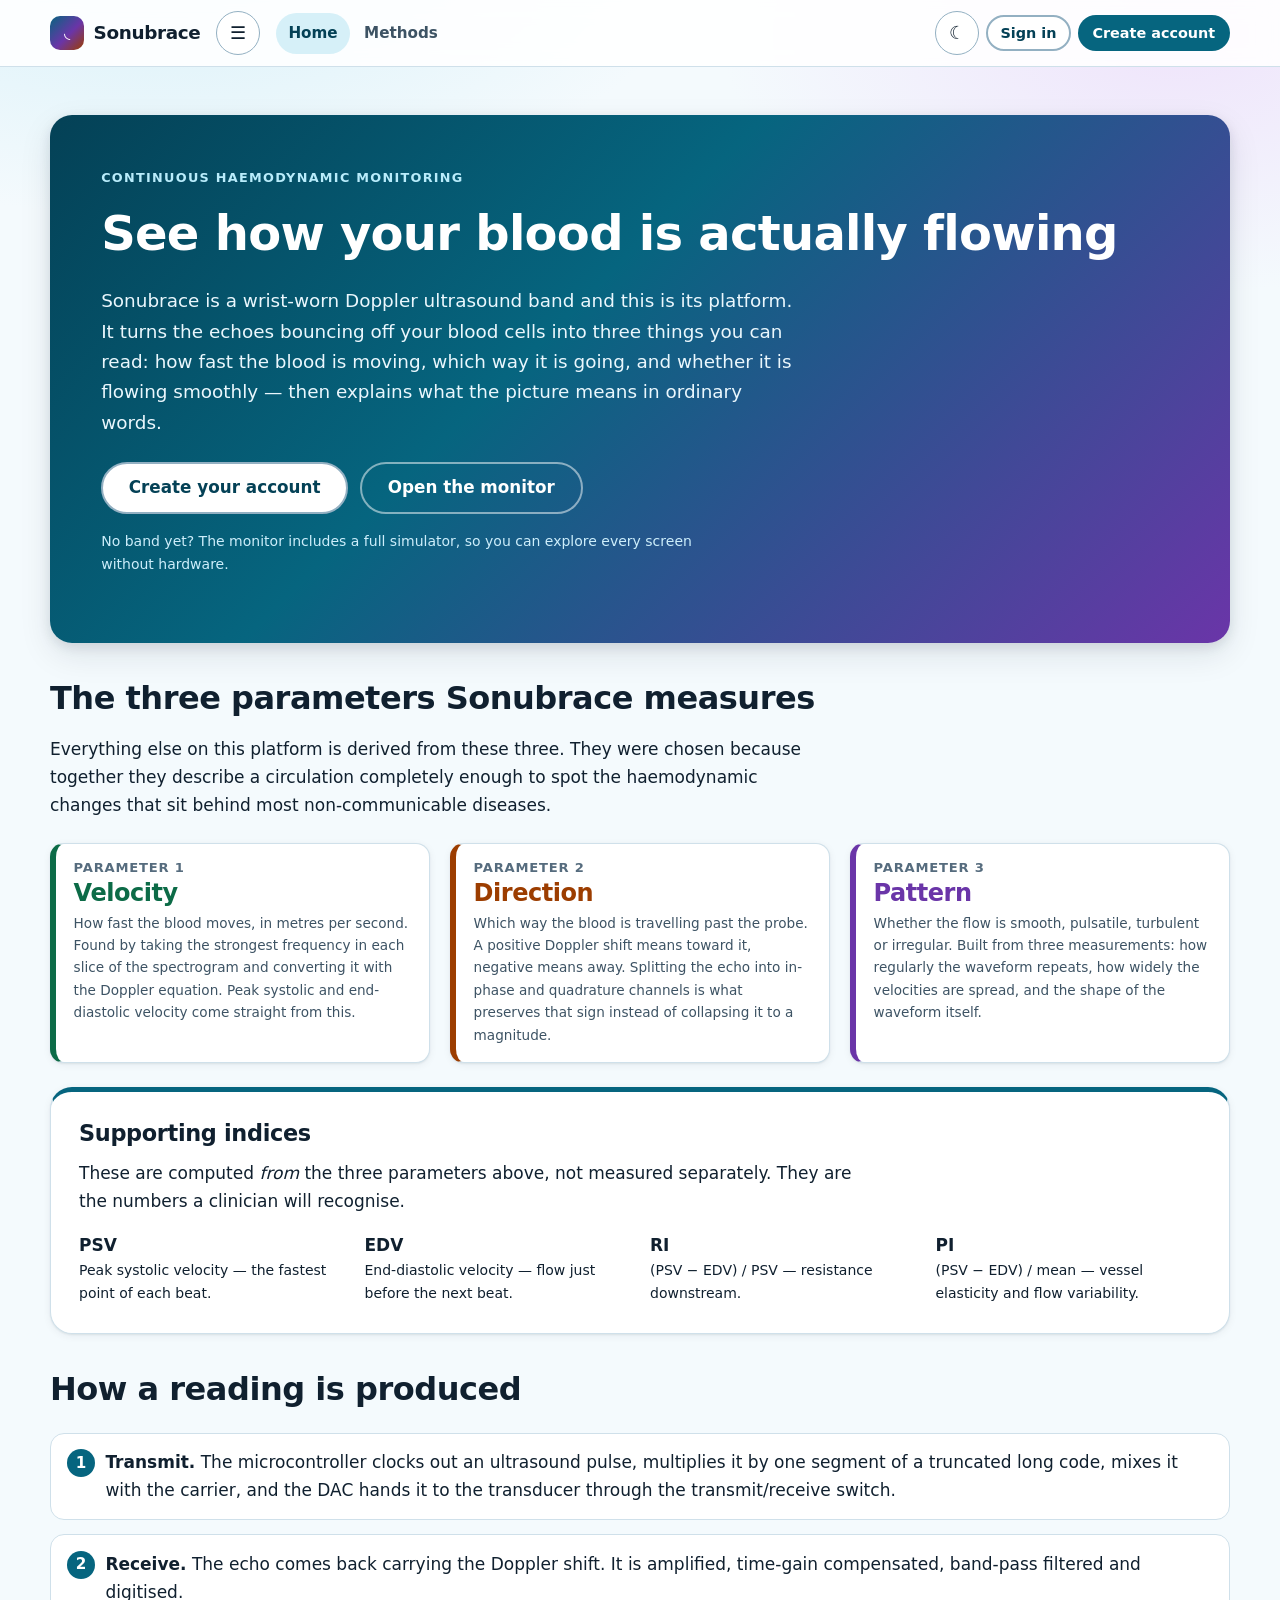
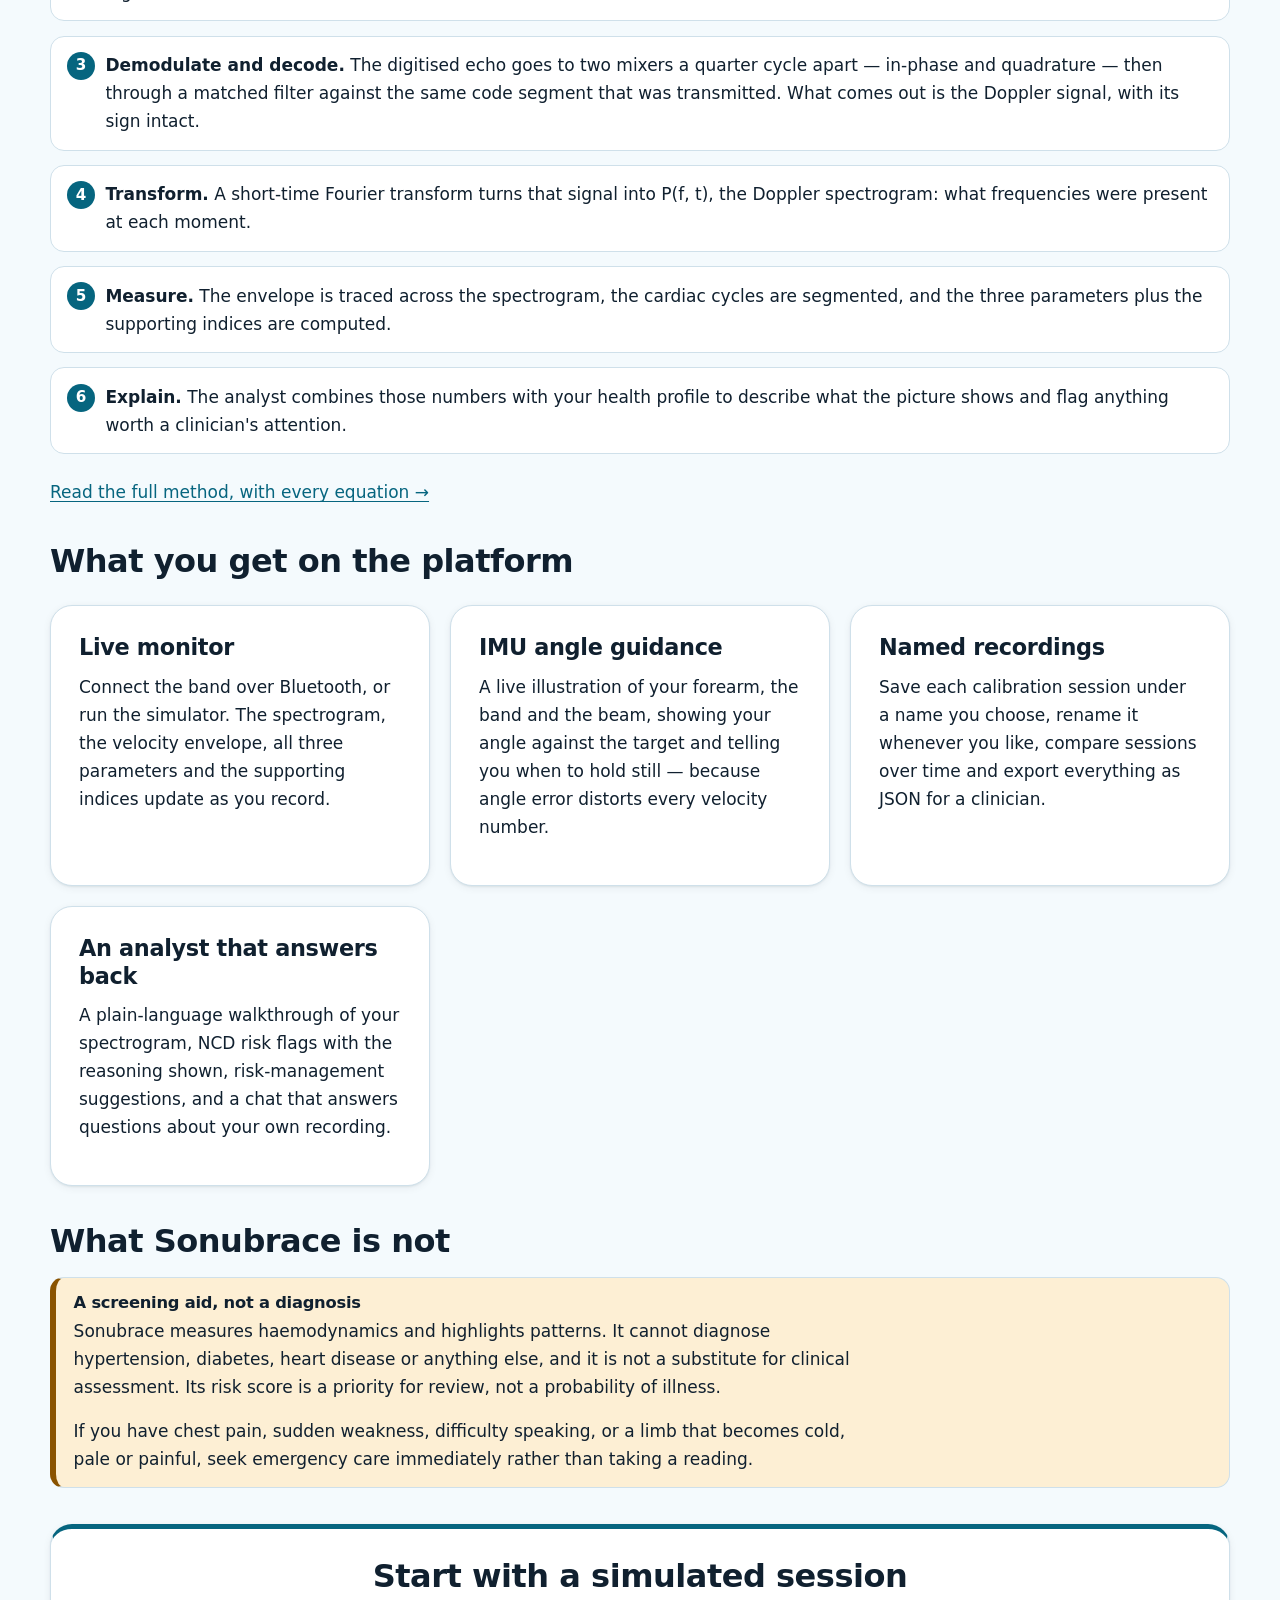
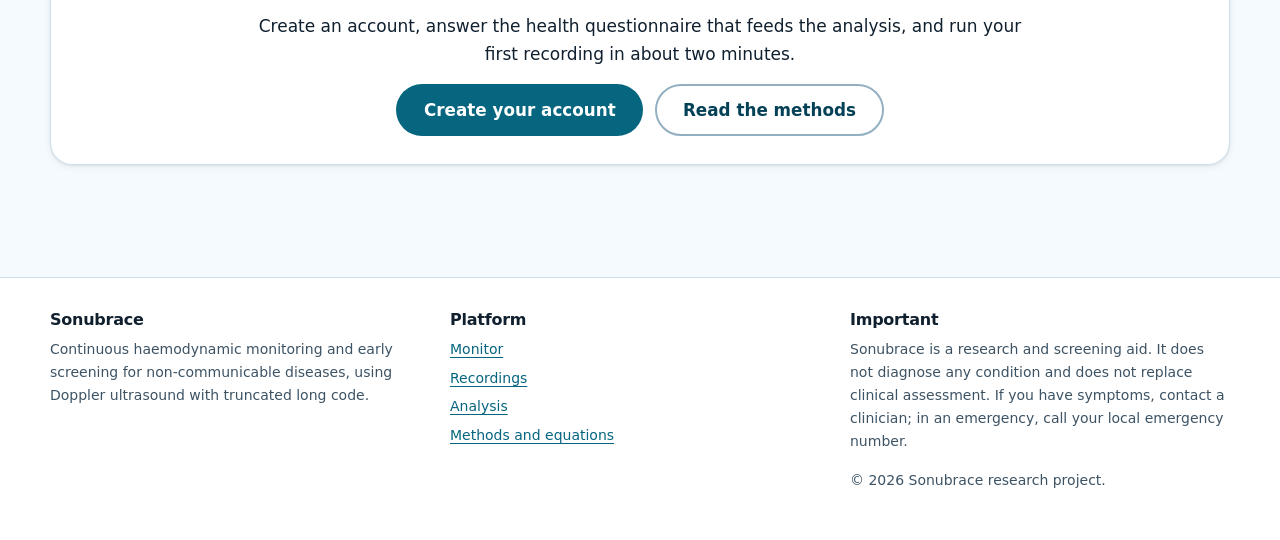
<file: index.html>
<!DOCTYPE html>
<html lang="en">
<head>
<meta charset="utf-8">
<meta name="viewport" content="width=device-width, initial-scale=1">

<title>Sonubrace — Continuous Doppler Ultrasound Monitoring for NCD Screening</title>
<meta name="description" content="Sonubrace is a wrist-worn Doppler ultrasound platform for continuous haemodynamic monitoring and early screening of non-communicable diseases. See your blood-flow velocity, direction and pattern as a live Doppler spectrogram, with a plain-language explanation of every number.">
<meta name="keywords" content="Doppler ultrasound, haemodynamic monitoring, NCD screening, blood flow velocity, Doppler spectrogram, truncated long code, resistive index, pulsatility index, wearable ultrasound">
<meta name="author" content="Sonubrace research project">
<meta name="robots" content="index, follow">
<link rel="canonical" href="https://YOUR-USERNAME.github.io/sonubrace/">

<meta property="og:type" content="website">
<meta property="og:site_name" content="Sonubrace">
<meta property="og:title" content="Sonubrace — Continuous Doppler Ultrasound Monitoring">
<meta property="og:description" content="Wrist-worn Doppler ultrasound for continuous haemodynamic monitoring and early NCD screening. Velocity, flow direction and flow pattern, explained in plain language.">
<meta property="og:url" content="https://YOUR-USERNAME.github.io/sonubrace/">
<meta property="og:locale" content="en">
<meta name="twitter:card" content="summary_large_image">
<meta name="twitter:title" content="Sonubrace — Continuous Doppler Ultrasound Monitoring">
<meta name="twitter:description" content="See your blood-flow velocity, direction and pattern as a live Doppler spectrogram, explained in plain language.">

<meta name="theme-color" content="#06657f" media="(prefers-color-scheme: light)">
<meta name="theme-color" content="#0f2231" media="(prefers-color-scheme: dark)">
<link rel="manifest" href="manifest.webmanifest">
<link rel="icon" href="data:image/svg+xml,%3Csvg xmlns='http://www.w3.org/2000/svg' viewBox='0 0 32 32'%3E%3Crect width='32' height='32' rx='8' fill='%2306657f'/%3E%3Cpath d='M6 20c3-8 5 6 8-2s5 6 8-4' stroke='%23fff' stroke-width='2.5' fill='none' stroke-linecap='round'/%3E%3C/svg%3E">

<link rel="stylesheet" href="assets/css/sonubrace.css">
<script>
  /* Apply the stored theme before first paint so there is no flash. */
  try { var t = localStorage.getItem('sonubrace.theme');
        if (t) document.documentElement.setAttribute('data-theme', t); } catch (e) {}
</script>

<script type="application/ld+json">
{
  "@context": "https://schema.org",
  "@graph": [
    {
      "@type": "WebSite",
      "@id": "https://YOUR-USERNAME.github.io/sonubrace/#website",
      "name": "Sonubrace",
      "url": "https://YOUR-USERNAME.github.io/sonubrace/",
      "description": "Continuous Doppler ultrasound monitoring and early screening for non-communicable diseases.",
      "inLanguage": "en"
    },
    {
      "@type": "SoftwareApplication",
      "name": "Sonubrace",
      "applicationCategory": "HealthApplication",
      "operatingSystem": "Any modern web browser",
      "url": "https://YOUR-USERNAME.github.io/sonubrace/",
      "description": "Web platform for the Sonubrace wrist-worn Doppler ultrasound monitor. Streams baseband I/Q over Bluetooth Low Energy, computes the Doppler spectrogram by short-time Fourier transform, and reports blood-flow velocity, direction and pattern with supporting indices.",
      "offers": { "@type": "Offer", "price": "0", "priceCurrency": "USD" },
      "featureList": [
        "Live Doppler spectrogram",
        "Blood-flow velocity, direction and pattern",
        "Resistive index, pulsatility index, PSV and EDV",
        "IMU angle guidance during calibration",
        "Machine-learning interpretation and NCD risk flags"
      ]
    },
    {
      "@type": "MedicalWebPage",
      "name": "How Sonubrace measures haemodynamics",
      "url": "https://YOUR-USERNAME.github.io/sonubrace/methods.html",
      "audience": { "@type": "Audience", "audienceType": "General public and researchers" },
      "about": { "@type": "MedicalCondition", "name": "Non-communicable diseases" }
    },
    {
      "@type": "FAQPage",
      "mainEntity": [
        {
          "@type": "Question",
          "name": "What does Sonubrace measure?",
          "acceptedAnswer": { "@type": "Answer", "text": "Three main parameters: blood-flow velocity, blood-flow direction, and blood-flow pattern. From those it derives supporting indices including peak systolic velocity, end-diastolic velocity, resistive index and pulsatility index." }
        },
        {
          "@type": "Question",
          "name": "Is Sonubrace a diagnostic device?",
          "acceptedAnswer": { "@type": "Answer", "text": "No. Sonubrace is a screening and monitoring aid. It highlights haemodynamic patterns worth discussing with a clinician and does not diagnose any condition." }
        },
        {
          "@type": "Question",
          "name": "Why does Sonubrace use a truncated long code?",
          "acceptedAnswer": { "@type": "Answer", "text": "Coded excitation lets a long, energetic waveform be compressed on receive, improving signal-to-noise without losing resolution. Truncating one long sequence into segments means each transmit burst carries a different segment, so the receiver can separate overlapping echoes and keep the Doppler signal continuous." }
        },
        {
          "@type": "Question",
          "name": "Why is the probe angle important?",
          "acceptedAnswer": { "@type": "Answer", "text": "The Doppler equation contains cos of the insonation angle, so the angle scales every velocity reading. At 90 degrees the cosine is zero and no velocity can be measured. Sonubrace targets 60 degrees, where the cosine changes slowly and small movements barely affect the result." }
        }
      ]
    }
  ]
}
</script>
</head>

<body>
<a class="skip-link" href="#main">Skip to main content</a>
<header class="site-header" data-sonubrace-header></header>

<main id="main">
  <div class="wrap stack">

    <!-- ================================================ hero ============ -->
    <section class="hero" aria-labelledby="hero-title">
      <p class="eyebrow">Continuous haemodynamic monitoring</p>
      <h1 id="hero-title">See how your blood is actually flowing</h1>
      <p style="font-size:1.15rem; max-width:60ch">
        Sonubrace is a wrist-worn Doppler ultrasound band and this is its platform. It turns the
        echoes bouncing off your blood cells into three things you can read: how fast the blood is
        moving, which way it is going, and whether it is flowing smoothly — then explains what the
        picture means in ordinary words.
      </p>
      <div class="row" style="margin-top:1.5rem">
        <a class="btn btn-lg btn-secondary" href="register.html">Create your account</a>
        <a class="btn btn-lg btn-ghost" href="app.html" style="color:#fff; border-color:rgba(255,255,255,.5)">Open the monitor</a>
      </div>
      <p class="small" style="margin-top:1rem; color:#cdeefb">
        No band yet? The monitor includes a full simulator, so you can explore every screen without hardware.
      </p>
    </section>

    <!-- ========================================= three parameters ======= -->
    <section aria-labelledby="params-title" class="mt-3">
      <h2 id="params-title">The three parameters Sonubrace measures</h2>
      <p>
        Everything else on this platform is derived from these three. They were chosen because
        together they describe a circulation completely enough to spot the haemodynamic changes
        that sit behind most non-communicable diseases.
      </p>

      <div class="grid grid-3 mt-2">
        <article class="card metric metric-velocity">
          <h3 class="metric-label">Parameter 1</h3>
          <p class="metric-value" style="font-size:1.5rem">Velocity</p>
          <p class="metric-note">
            How fast the blood moves, in metres per second. Found by taking the strongest frequency in
            each slice of the spectrogram and converting it with the Doppler equation. Peak systolic
            and end-diastolic velocity come straight from this.
          </p>
        </article>

        <article class="card metric metric-direction">
          <h3 class="metric-label">Parameter 2</h3>
          <p class="metric-value" style="font-size:1.5rem">Direction</p>
          <p class="metric-note">
            Which way the blood is travelling past the probe. A positive Doppler shift means toward
            it, negative means away. Splitting the echo into in-phase and quadrature channels is what
            preserves that sign instead of collapsing it to a magnitude.
          </p>
        </article>

        <article class="card metric metric-pattern">
          <h3 class="metric-label">Parameter 3</h3>
          <p class="metric-value" style="font-size:1.5rem">Pattern</p>
          <p class="metric-note">
            Whether the flow is smooth, pulsatile, turbulent or irregular. Built from three
            measurements: how regularly the waveform repeats, how widely the velocities are spread,
            and the shape of the waveform itself.
          </p>
        </article>
      </div>

      <div class="card mt-2 card-accent">
        <h3>Supporting indices</h3>
        <p>
          These are computed <em>from</em> the three parameters above, not measured separately. They
          are the numbers a clinician will recognise.
        </p>
        <div class="grid grid-4">
          <div><strong>PSV</strong><p class="small mb-0">Peak systolic velocity — the fastest point of each beat.</p></div>
          <div><strong>EDV</strong><p class="small mb-0">End-diastolic velocity — flow just before the next beat.</p></div>
          <div><strong>RI</strong><p class="small mb-0">(PSV − EDV) / PSV — resistance downstream.</p></div>
          <div><strong>PI</strong><p class="small mb-0">(PSV − EDV) / mean — vessel elasticity and flow variability.</p></div>
        </div>
      </div>
    </section>

    <!-- ================================================= how it works === -->
    <section aria-labelledby="how-title" class="mt-3">
      <h2 id="how-title">How a reading is produced</h2>
      <ol class="steps mt-2">
        <li>
          <strong>Transmit.</strong> The microcontroller clocks out an ultrasound pulse, multiplies it
          by one segment of a truncated long code, mixes it with the carrier, and the DAC hands it to
          the transducer through the transmit/receive switch.
        </li>
        <li>
          <strong>Receive.</strong> The echo comes back carrying the Doppler shift. It is amplified,
          time-gain compensated, band-pass filtered and digitised.
        </li>
        <li>
          <strong>Demodulate and decode.</strong> The digitised echo goes to two mixers a quarter cycle
          apart — in-phase and quadrature — then through a matched filter against the same code
          segment that was transmitted. What comes out is the Doppler signal, with its sign intact.
        </li>
        <li>
          <strong>Transform.</strong> A short-time Fourier transform turns that signal into P(f, t),
          the Doppler spectrogram: what frequencies were present at each moment.
        </li>
        <li>
          <strong>Measure.</strong> The envelope is traced across the spectrogram, the cardiac cycles
          are segmented, and the three parameters plus the supporting indices are computed.
        </li>
        <li>
          <strong>Explain.</strong> The analyst combines those numbers with your health profile to
          describe what the picture shows and flag anything worth a clinician's attention.
        </li>
      </ol>
      <p class="mt-2">
        <a href="methods.html">Read the full method, with every equation →</a>
      </p>
    </section>

    <!-- ==================================================== platform ==== -->
    <section aria-labelledby="platform-title" class="mt-3">
      <h2 id="platform-title">What you get on the platform</h2>
      <div class="grid grid-2 mt-2">
        <article class="card">
          <h3>Live monitor</h3>
          <p>Connect the band over Bluetooth, or run the simulator. The spectrogram, the velocity
          envelope, all three parameters and the supporting indices update as you record.</p>
        </article>
        <article class="card">
          <h3>IMU angle guidance</h3>
          <p>A live illustration of your forearm, the band and the beam, showing your angle against
          the target and telling you when to hold still — because angle error distorts every velocity
          number.</p>
        </article>
        <article class="card">
          <h3>Named recordings</h3>
          <p>Save each calibration session under a name you choose, rename it whenever you like,
          compare sessions over time and export everything as JSON for a clinician.</p>
        </article>
        <article class="card">
          <h3>An analyst that answers back</h3>
          <p>A plain-language walkthrough of your spectrogram, NCD risk flags with the reasoning
          shown, risk-management suggestions, and a chat that answers questions about your own
          recording.</p>
        </article>
      </div>
    </section>

    <!-- ======================================================= safety === -->
    <section aria-labelledby="safety-title" class="mt-3">
      <h2 id="safety-title">What Sonubrace is not</h2>
      <div class="alert alert-warn">
        <div>
          <h3>A screening aid, not a diagnosis</h3>
          <p>
            Sonubrace measures haemodynamics and highlights patterns. It cannot diagnose hypertension,
            diabetes, heart disease or anything else, and it is not a substitute for clinical
            assessment. Its risk score is a priority for review, not a probability of illness.
          </p>
          <p class="mb-0">
            If you have chest pain, sudden weakness, difficulty speaking, or a limb that becomes cold,
            pale or painful, seek emergency care immediately rather than taking a reading.
          </p>
        </div>
      </div>
    </section>

    <section class="card card-accent center mt-3" aria-labelledby="cta-title">
      <h2 id="cta-title">Start with a simulated session</h2>
      <p style="margin-inline:auto">Create an account, answer the health questionnaire that feeds the
      analysis, and run your first recording in about two minutes.</p>
      <div class="row" style="justify-content:center">
        <a class="btn btn-lg" href="register.html">Create your account</a>
        <a class="btn btn-lg btn-secondary" href="methods.html">Read the methods</a>
      </div>
    </section>

  </div>
</main>

<footer class="site-footer" data-sonubrace-footer></footer>

<script src="assets/js/config.js"></script>
<script src="assets/js/db.js"></script>
<script src="assets/js/ui.js"></script>
<script>SonubraceUI.boot();</script>
</body>
</html>
</file>
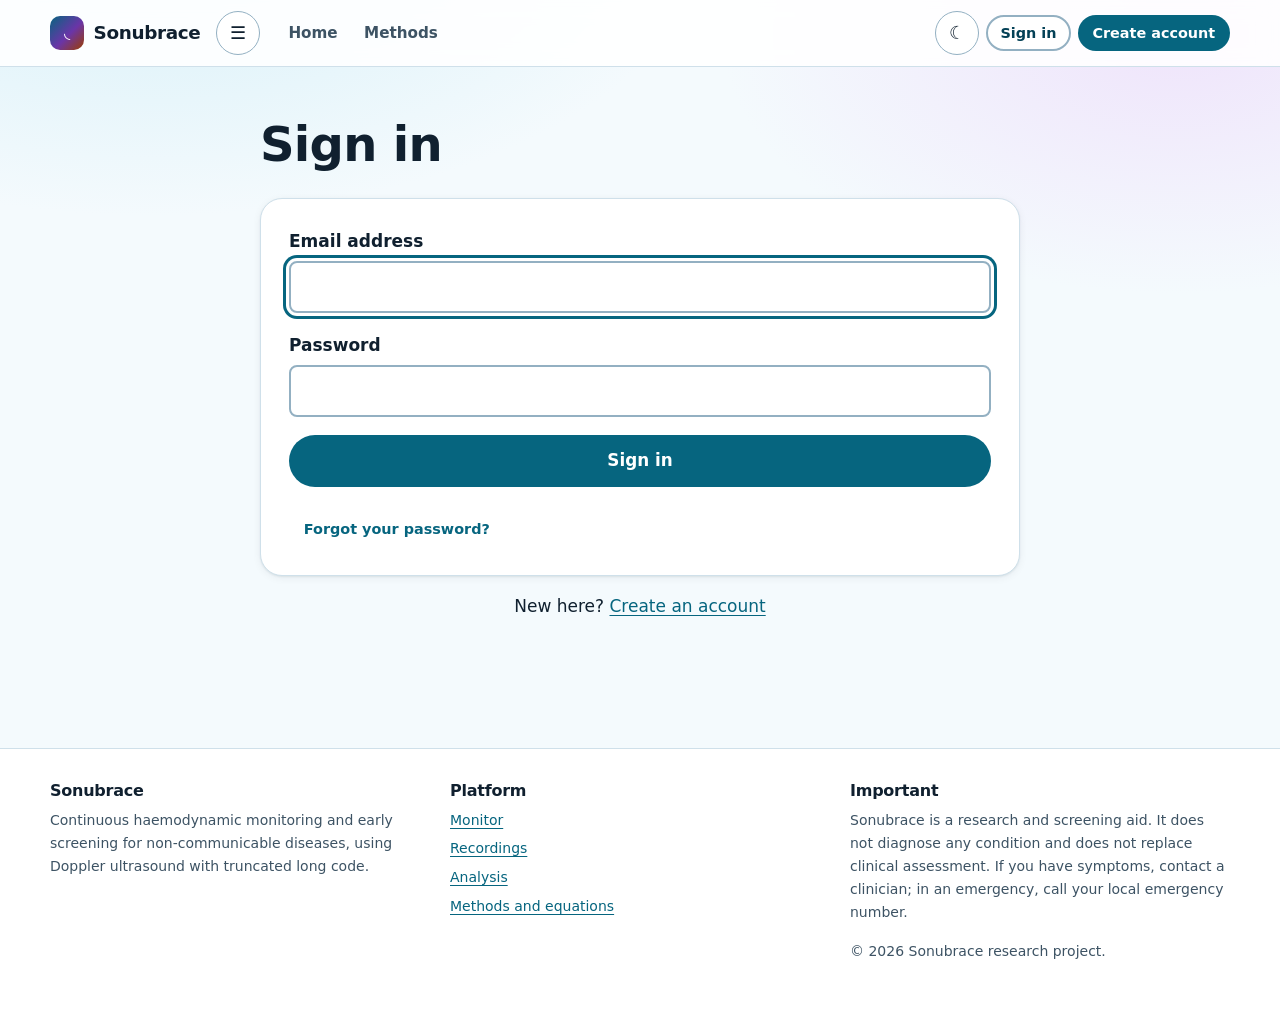
<file: analysis.html>
<!DOCTYPE html>
<html lang="en">
<head>
<meta charset="utf-8">
<meta name="viewport" content="width=device-width, initial-scale=1">
<title>Analysis — Sonubrace</title>
<meta name="description" content="Plain-language explanation of your Doppler spectrogram, NCD risk flags with the reasoning shown, risk-management suggestions, and an analyst that answers questions about your own recording.">
<link rel="canonical" href="https://YOUR-USERNAME.github.io/sonubrace/analysis.html">
<meta name="robots" content="noindex, follow">
<meta name="theme-color" content="#06657f">
<link rel="icon" href="data:image/svg+xml,%3Csvg xmlns='http://www.w3.org/2000/svg' viewBox='0 0 32 32'%3E%3Crect width='32' height='32' rx='8' fill='%2306657f'/%3E%3Cpath d='M6 20c3-8 5 6 8-2s5 6 8-4' stroke='%23fff' stroke-width='2.5' fill='none' stroke-linecap='round'/%3E%3C/svg%3E">
<link rel="stylesheet" href="assets/css/sonubrace.css">
<script>try{var t=localStorage.getItem('sonubrace.theme');if(t)document.documentElement.setAttribute('data-theme',t);}catch(e){}</script>
</head>

<body>
<a class="skip-link" href="#main">Skip to main content</a>
<header class="site-header" data-sonubrace-header></header>

<main id="main">
  <div class="wrap stack">

    <div class="row row-between">
      <div>
        <h1 class="mb-0">Analysis</h1>
        <p class="muted mb-0" id="subject">Loading…</p>
      </div>
      <div class="field" style="margin:0; min-width:220px">
        <label for="pick" class="visually-hidden">Choose a recording to analyse</label>
        <select id="pick"></select>
      </div>
    </div>

    <div id="no-data" class="card center" hidden>
      <h2>Nothing to analyse yet</h2>
      <p>Run a recording first — the simulator on the monitor page works without any hardware.</p>
      <a class="btn" href="app.html">Open the monitor</a>
    </div>

    <div id="content" hidden>

      <!-- ================================================ summary ======= -->
      <section class="card card-accent" aria-labelledby="summary-title">
        <div class="panel-head">
          <h2 id="summary-title">What this recording shows</h2>
          <span class="badge" id="risk-badge">—</span>
        </div>
        <p style="font-size:1.08rem" id="summary-text"></p>

        <div class="grid grid-3">
          <div class="metric metric-velocity">
            <p class="metric-label">Velocity</p>
            <p class="metric-value"><span id="s-psv">—</span><span class="metric-unit">m/s</span></p>
            <p class="metric-note">peak systolic</p>
          </div>
          <div class="metric metric-direction">
            <p class="metric-label">Direction</p>
            <p class="metric-value" style="font-size:1.3rem" id="s-dir">—</p>
            <p class="metric-note" id="s-dir-note">—</p>
          </div>
          <div class="metric metric-pattern">
            <p class="metric-label">Pattern</p>
            <p class="metric-value" style="font-size:1.3rem" id="s-pattern">—</p>
            <p class="metric-note" id="s-pattern-note">—</p>
          </div>
        </div>
      </section>

      <!-- ============================================ spectrogram ======= -->
      <section class="card mt-2" aria-labelledby="spec-title">
        <h2 id="spec-title">Reading your spectrogram</h2>
        <p class="muted">
          The methods behind this platform ask that the spectrogram be understandable to anyone, not
          only to a sonographer. This walks the picture in the order your eye moves across it.
        </p>

        <h3 class="mt-2">Velocity envelope</h3>
        <div class="viz"><canvas id="envelope"></canvas></div>
        <p class="viz-caption">Red dots mark each peak systolic velocity; blue dots mark end-diastole.
        Those two points are where RI, PI and the S/D ratio come from.</p>

        <h3 class="mt-2">How regularly it repeats</h3>
        <div class="viz"><canvas id="autocorr"></canvas></div>
        <p class="viz-caption">The autocorrelation Rxx(τ): how well the trace matches a shifted copy of
        itself. The dashed line marks the cycle length it found.</p>

        <div id="spec-explanation" class="mt-2"></div>
      </section>

      <!-- =============================================== findings ======= -->
      <section class="mt-2" aria-labelledby="findings-title">
        <h2 id="findings-title">Findings</h2>
        <p class="muted">Sorted by how much attention each deserves. Every one names the number it
        came from, so you can check the reasoning rather than take it on trust.</p>
        <div id="findings" class="stack"></div>
      </section>

      <!-- =================================================== risk ======= -->
      <section class="card mt-2" aria-labelledby="risk-title">
        <div class="panel-head">
          <h2 id="risk-title">NCD review priority</h2>
          <span class="badge" id="risk-score-badge">—</span>
        </div>

        <div class="alert" id="risk-alert">
          <div>
            <h3 id="risk-level-title">—</h3>
            <p class="mb-0" id="risk-level-text">—</p>
          </div>
        </div>

        <h3>What contributed to the score</h3>
        <div class="table-scroll">
          <table>
            <caption>Every factor the model counted, largest first</caption>
            <thead>
              <tr><th scope="col">Factor</th><th scope="col">Domain</th><th scope="col" class="num">Points</th></tr>
            </thead>
            <tbody id="risk-flags"></tbody>
          </table>
        </div>

        <h3 class="mt-2">Risk management</h3>
        <ul id="management" class="stack"></ul>
      </section>

      <!-- ==================================================== chat ====== -->
      <section class="card mt-2" aria-labelledby="chat-title">
        <div class="panel-head">
          <h2 id="chat-title">Ask about your recording</h2>
          <span class="badge" id="ai-engine">Built-in analyst</span>
        </div>
        <p class="muted small">
          Answers are computed from the numbers in this recording and your health profile.
        </p>

        <div class="chat-log" id="chat-log" role="log" aria-live="polite" aria-label="Conversation with the Sonubrace analyst"></div>

        <div class="suggestions" id="suggestions"></div>

        <form class="chat-form" id="chat-form">
          <div class="field" style="flex:1; margin:0">
            <label for="question" class="visually-hidden">Your question</label>
            <textarea id="question" rows="2" placeholder="e.g. why is my velocity high?" required></textarea>
          </div>
          <button type="submit" class="btn" id="ask-btn">Ask</button>
        </form>

        <details class="disclose mt-2">
          <summary>Connect Claude for free-form questions (optional)</summary>
          <p class="small">
            The built-in analyst answers from fixed rules, which makes it reproducible. Adding a
            Claude API key lets you ask anything in your own words, still grounded in this
            recording's numbers.
          </p>
          <div class="alert alert-warn">
            <div>
              <h3>About the key</h3>
              <p class="mb-0">
                The key is stored in this browser's local storage and sent directly from this page to
                Anthropic. Anyone with access to this browser profile can read it, and it is not
                suitable for a shared or public machine. For a real deployment, proxy the request
                through a server so the key never reaches the browser.
              </p>
            </div>
          </div>
          <div class="field">
            <label for="claude-key">Anthropic API key</label>
            <input type="password" id="claude-key" autocomplete="off" placeholder="sk-ant-…">
          </div>
          <div class="row">
            <button type="button" class="btn btn-sm" id="save-key">Save key</button>
            <button type="button" class="btn btn-sm btn-secondary" id="clear-key">Remove key</button>
          </div>
        </details>
      </section>

      <!-- ================================================ report ======== -->
      <section class="card mt-2" aria-labelledby="report-title">
        <h2 id="report-title">Take this to a clinician</h2>
        <p>Download the whole analysis — parameters, findings, risk factors and the explanation — as
        a single file you can print or send.</p>
        <div class="row">
          <button type="button" class="btn" id="download-report">Download analysis</button>
          <button type="button" class="btn btn-secondary" onclick="window.print()">Print this page</button>
        </div>
        <p class="small muted mt-2 mb-0" id="disclaimer"></p>
      </section>

    </div>
  </div>
</main>

<footer class="site-footer" data-sonubrace-footer></footer>

<script src="assets/js/config.js"></script>
<script src="assets/js/db.js"></script>
<script src="assets/js/dsp.js"></script>
<script src="assets/js/spectrogram.js"></script>
<script src="assets/js/ai.js"></script>
<script src="assets/js/ui.js"></script>
<script>
(function () {
  'use strict';
  var UI = SonubraceUI, DB = SonubraceDB, AI = SonubraceAI, VIZ = SonubraceViz;

  var recordings = [];
  var current = null;      /* a result-shaped object for the AI + charts */
  var report = null;
  var profile = null;
  var history = [];

  UI.boot({ requireAuth: true }).then(function (user) {
    if (!user) return;
    return Promise.all([DB.getProfile(), DB.listRecordings()]);
  }).then(function (r) {
    if (!r) return;
    profile = r[0];
    recordings = r[1] || [];
    buildPicker();
    chooseInitial();
  }).catch(function (e) {
    console.error(e);
    UI.toast('Could not load your recordings: ' + e.message, 'risk', 9000);
  });

  /* --------------------------------------------------------- picking ---- */

  function buildPicker() {
    var sel = document.getElementById('pick');
    sel.innerHTML = '';

    if (sessionResult()) {
      var o = document.createElement('option');
      o.value = 'session';
      o.textContent = 'Latest unsaved recording';
      sel.appendChild(o);
    }
    recordings.forEach(function (r) {
      var opt = document.createElement('option');
      opt.value = r.id;
      opt.textContent = r.name + ' — ' + UI.relativeTime(r.created_at);
      sel.appendChild(opt);
    });

    sel.addEventListener('change', function () { show(sel.value); });
  }

  function sessionResult() {
    try {
      var raw = sessionStorage.getItem('sonubrace.lastResult');
      return raw ? JSON.parse(raw) : null;
    } catch (e) { return null; }
  }

  function chooseInitial() {
    var id = UI.qs('id');
    var from = UI.qs('from');
    var sel = document.getElementById('pick');

    if (id && recordings.some(function (r) { return r.id === id; })) { sel.value = id; show(id); return; }
    if (from === 'session' && sessionResult()) { sel.value = 'session'; show('session'); return; }
    if (sessionResult()) { sel.value = 'session'; show('session'); return; }
    if (recordings.length) { sel.value = recordings[0].id; show(recordings[0].id); return; }

    document.getElementById('no-data').hidden = false;
    document.getElementById('subject').textContent = 'No recordings found.';
  }

  /* Both a saved row and a session result are normalised into the shape the
     charts and the AI expect, so downstream code has one contract. */
  function toResult(src, name) {
    var e = src.envelope || {};
    var n = e.nFrames || (e.vPeak ? e.vPeak.length : 0);
    return {
      name: name,
      params: src.params,
      durationS: src.durationS || src.duration_s || (n * (e.dt || 0.016)),
      /* A stored recording keeps the cycle COUNT and rate but not the per-frame
         landmark indices — those come from a live segmentation pass and are
         deliberately not persisted. Normalise the arrays to empty so the charts
         can test for them rather than indexing into undefined. */
      cycles: {
        nCycles:        (src.cycles && src.cycles.nCycles) || 0,
        heartRateBpm:   (src.cycles && src.cycles.heartRateBpm) || src.params.heartRateBpm || 0,
        hrVariabilityMs:(src.cycles && src.cycles.hrVariabilityMs) || src.params.hrVariabilityMs || 0,
        systolicPeak:   (src.cycles && src.cycles.systolicPeak) || null,
        onset:          (src.cycles && src.cycles.onset) || null
      },
      envelope: {
        nFrames: n,
        dt: e.dt || 0.016,
        vPeak: Float64Array.from(e.vPeak || []),
        time: Float64Array.from(e.time || []),
        bw: Float64Array.from(e.bw || []),
        fdPeak: Float64Array.from((e.vPeak || []).map(function () { return 0; })),
        power: Float64Array.from((e.vPeak || []).map(function () { return 1; }))
      },
      config: src.config || null,
      source: src.source || 'simulation',
      truth: src.truth || null
    };
  }

  function show(key) {
    var src, name;
    if (key === 'session') {
      src = sessionResult();
      name = 'Latest unsaved recording';
    } else {
      var rec = recordings.find(function (r) { return r.id === key; });
      if (!rec) return;
      src = rec;
      name = rec.name;
    }
    if (!src || !src.params) { document.getElementById('no-data').hidden = false; return; }

    current = toResult(src, name);
    document.getElementById('no-data').hidden = true;
    document.getElementById('content').hidden = false;
    document.getElementById('subject').textContent =
      name + ' · ' + current.durationS.toFixed(1) + ' s · ' +
      (current.source === 'device' ? 'recorded with the band' : 'simulated');

    report = AI.analyse(current, profile, null);
    history = [];
    renderAll();
  }

  /* ------------------------------------------------------- rendering ---- */

  function renderAll() {
    var p = current.params;

    /* --- summary --- */
    document.getElementById('summary-text').textContent = report.summary;
    document.getElementById('s-psv').textContent = UI.fmt(p.psv, 2);
    document.getElementById('s-dir').textContent =
      p.direction > 0 ? 'Forward' : p.direction < 0 ? 'Reverse' : 'Bidirectional';
    document.getElementById('s-dir-note').textContent =
      Math.round(Math.max(p.forwardFraction, p.reverseFraction) * 100) + '% of signal power';
    document.getElementById('s-pattern').textContent = p.patternName;
    document.getElementById('s-pattern-note').textContent =
      'periodicity ' + UI.fmt(p.periodicity, 2);

    var rb = document.getElementById('risk-badge');
    rb.textContent = report.risk.level + ' priority';
    rb.className = 'badge ' + (report.risk.level === 'high' ? 'badge-risk'
      : report.risk.level === 'moderate' ? 'badge-warn' : 'badge-ok');

    /* --- charts --- */
    if (current.envelope.nFrames > 1) {
      VIZ.drawEnvelope(document.getElementById('envelope'), current, { height: 220 });
      VIZ.drawAutocorrelation(document.getElementById('autocorr'), current, { height: 180 });
    }

    /* --- spectrogram explanation --- */
    document.getElementById('spec-explanation').innerHTML =
      report.spectrogramExplanation.map(function (part) {
        return '<div class="card" style="margin-bottom:.9rem">' +
          '<h3>' + UI.esc(part.heading) + '</h3><p class="mb-0">' + UI.esc(part.text) + '</p></div>';
      }).join('');

    /* --- findings --- */
    var sev = { urgent: 'alert-risk', attention: 'alert-risk', watch: 'alert-warn', info: 'alert-ok' };
    var label = { urgent: 'Urgent', attention: 'Needs attention', watch: 'Worth watching', info: 'Normal' };
    document.getElementById('findings').innerHTML = report.findings.map(function (f) {
      return '<div class="alert ' + sev[f.severity] + '">' +
        '<div>' +
          '<span class="badge">' + label[f.severity] + ' · ' + UI.esc(f.parameter) + '</span>' +
          '<h3 style="margin-top:.4rem">' + UI.esc(f.title) + '</h3>' +
          '<p>' + UI.esc(f.detail) + '</p>' +
          '<p class="mb-0"><strong>What to do:</strong> ' + UI.esc(f.action) + '</p>' +
        '</div></div>';
    }).join('');

    /* --- risk --- */
    var r = report.risk;
    document.getElementById('risk-score-badge').textContent = r.score + ' / 100';
    var alertBox = document.getElementById('risk-alert');
    alertBox.className = 'alert ' + (r.level === 'high' ? 'alert-risk'
      : r.level === 'moderate' ? 'alert-warn' : 'alert-ok');
    document.getElementById('risk-level-title').textContent =
      r.level === 'high' ? 'High review priority'
      : r.level === 'moderate' ? 'Moderate review priority' : 'Low review priority';
    document.getElementById('risk-level-text').textContent =
      (r.level === 'high'
        ? 'Enough here is outside the expected range that a clinician should look at it. '
        : r.level === 'moderate'
          ? 'A few features are worth keeping an eye on across further sessions. '
          : 'Nothing here stands out as needing attention. ') +
      'This score is a priority for review, not a probability of disease — Sonubrace cannot diagnose anything.' +
      (r.reliable ? '' : ' Note that signal quality was low, so treat it as provisional.');

    document.getElementById('risk-flags').innerHTML = r.flags.length
      ? r.flags.map(function (f) {
          return '<tr><th scope="row">' + UI.esc(f.reason) + '</th>' +
                 '<td>' + UI.esc(f.domain) + '</td>' +
                 '<td class="num mono">+' + f.points + '</td></tr>';
        }).join('')
      : '<tr><td colspan="3">No risk factors were counted for this recording.</td></tr>';

    document.getElementById('management').innerHTML = report.management.map(function (m) {
      var tag = m.priority === 'urgent' ? 'badge-risk'
              : m.priority === 'important' ? 'badge-warn'
              : m.priority === 'first' ? 'badge-warn' : 'badge-info';
      return '<li class="card"><span class="badge ' + tag + '">' + UI.esc(m.priority) + '</span>' +
             '<p class="mb-0" style="margin-top:.5rem">' + UI.esc(m.text) + '</p></li>';
    }).join('');

    document.getElementById('disclaimer').textContent = report.disclaimer;

    /* --- chat --- */
    document.getElementById('chat-log').innerHTML = '';
    history = [];
    pushAI({
      title: 'Your recording is ready to discuss',
      body: report.summary,
      points: ['Ask me anything about it — or start with one of the suggestions below.']
    });
    renderSuggestions();
    updateEngineBadge();
  }

  /* ------------------------------------------------------------ chat ---- */

  function pushUser(text) {
    var log = document.getElementById('chat-log');
    var el = document.createElement('div');
    el.className = 'msg msg-user';
    el.textContent = text;
    log.appendChild(el);
    log.scrollTop = log.scrollHeight;
    history.push({ role: 'user', text: text });
  }

  function pushAI(answer) {
    var log = document.getElementById('chat-log');
    var el = document.createElement('div');
    el.className = 'msg msg-ai';
    var html = '';
    if (answer.title) html += '<h4>' + UI.esc(answer.title) + '</h4>';
    if (answer.notice) html += '<p class="small muted">' + UI.esc(answer.notice) + '</p>';
    html += '<p>' + UI.esc(answer.body).replace(/\n\n/g, '</p><p>') + '</p>';
    if (answer.points && answer.points.length) {
      html += '<ul>' + answer.points.map(function (p) { return '<li>' + UI.esc(p) + '</li>'; }).join('') + '</ul>';
    }
    el.innerHTML = html;
    log.appendChild(el);
    log.scrollTop = log.scrollHeight;
    history.push({ role: 'assistant', text: answer.body });
  }

  function renderSuggestions() {
    document.getElementById('suggestions').innerHTML = AI.SUGGESTIONS.map(function (s) {
      return '<button type="button">' + UI.esc(s) + '</button>';
    }).join('');
  }

  document.getElementById('suggestions').addEventListener('click', function (e) {
    var btn = e.target.closest('button');
    if (!btn) return;
    document.getElementById('question').value = btn.textContent;
    document.getElementById('chat-form').requestSubmit();
  });

  document.getElementById('chat-form').addEventListener('submit', function (e) {
    e.preventDefault();
    var field = document.getElementById('question');
    var q = field.value.trim();
    if (!q || !current) return;

    pushUser(q);
    field.value = '';

    var btn = document.getElementById('ask-btn');
    btn.disabled = true; btn.textContent = 'Thinking…';

    AI.ask(q, { params: current.params, result: current, profile: profile, report: report }, history)
      .then(pushAI)
      .catch(function (err) {
        pushAI({ title: 'I could not answer that', body: err.message, points: [] });
      })
      .then(function () {
        btn.disabled = false; btn.textContent = 'Ask';
        field.focus();
      });
  });

  /* ----------------------------------------------------- Claude key ----- */

  function updateEngineBadge() {
    var badge = document.getElementById('ai-engine');
    if (AI.claudeAvailable()) {
      badge.textContent = 'Built-in analyst + Claude';
      badge.className = 'badge badge-ok';
    } else {
      badge.textContent = 'Built-in analyst';
      badge.className = 'badge badge-info';
    }
  }

  document.getElementById('claude-key').value = AI.getClaudeKey() ? '' : '';
  if (AI.getClaudeKey()) document.getElementById('claude-key').placeholder = 'A key is saved on this device';

  document.getElementById('save-key').addEventListener('click', function () {
    var key = document.getElementById('claude-key').value.trim();
    if (!key) { UI.toast('Paste a key first.', 'warn'); return; }
    AI.setClaudeKey(key);
    document.getElementById('claude-key').value = '';
    document.getElementById('claude-key').placeholder = 'A key is saved on this device';
    updateEngineBadge();
    UI.toast('Claude connected for this browser.', 'ok');
  });

  document.getElementById('clear-key').addEventListener('click', function () {
    AI.setClaudeKey('');
    document.getElementById('claude-key').placeholder = 'sk-ant-…';
    updateEngineBadge();
    UI.toast('Key removed from this browser.', 'ok');
  });

  /* --------------------------------------------------------- report ----- */

  document.getElementById('download-report').addEventListener('click', function () {
    var lines = [];
    lines.push('SONUBRACE ANALYSIS');
    lines.push('Recording: ' + current.name);
    lines.push('Generated: ' + new Date().toLocaleString());
    lines.push('Source: ' + (current.source === 'device' ? 'Sonubrace band' : 'simulator'));
    lines.push('');
    lines.push('SUMMARY');
    lines.push(report.summary);
    lines.push('');
    lines.push('MAIN PARAMETERS');
    var p = current.params;
    lines.push('  1. Velocity   PSV ' + UI.fmt(p.psv, 2) + ' m/s, EDV ' + UI.fmt(p.edv, 2) +
               ' m/s, mean ' + UI.fmt(p.vMean, 2) + ' m/s');
    lines.push('  2. Direction  ' + p.directionName +
               ' (forward ' + Math.round(p.forwardFraction * 100) + '%)');
    lines.push('  3. Pattern    ' + p.patternName + ' (periodicity ' + UI.fmt(p.periodicity, 2) +
               ', bandwidth ' + Math.round(p.bandwidthHz) + ' Hz)');
    lines.push('');
    lines.push('SUPPORTING INDICES');
    lines.push('  RI ' + UI.fmt(p.ri, 2) + '   PI ' + UI.fmt(p.pi, 2) +
               '   S/D ' + UI.fmt(p.sdRatio, 2));
    lines.push('  Heart rate ' + Math.round(p.heartRateBpm) + ' bpm, HRV ' +
               Math.round(p.hrVariabilityMs) + ' ms');
    lines.push('  Signal quality ' + Math.round(p.signalQuality * 100) + '%');
    lines.push('');
    lines.push('FINDINGS');
    report.findings.forEach(function (f) {
      lines.push('  [' + f.severity.toUpperCase() + '] ' + f.title);
      lines.push('      ' + f.detail);
      lines.push('      Action: ' + f.action);
    });
    lines.push('');
    lines.push('REVIEW PRIORITY: ' + report.risk.score + '/100 (' + report.risk.level + ')');
    report.risk.flags.forEach(function (f) {
      lines.push('  +' + f.points + '  ' + f.reason + ' [' + f.domain + ']');
    });
    lines.push('');
    lines.push('RISK MANAGEMENT');
    report.management.forEach(function (m) { lines.push('  - ' + m.text); });
    lines.push('');
    lines.push('SPECTROGRAM EXPLANATION');
    report.spectrogramExplanation.forEach(function (s) {
      lines.push('  ' + s.heading);
      lines.push('    ' + s.text);
    });
    lines.push('');
    lines.push(report.disclaimer);

    var safe = String(current.name).replace(/[^a-z0-9\-_ ]/gi, '').trim().replace(/\s+/g, '-') || 'recording';
    UI.download('sonubrace-analysis-' + safe + '.txt', lines.join('\n'), 'text/plain');
  });

  var rt;
  window.addEventListener('resize', function () {
    clearTimeout(rt);
    rt = setTimeout(function () {
      if (current && current.envelope.nFrames > 1) {
        VIZ.drawEnvelope(document.getElementById('envelope'), current, { height: 220 });
        VIZ.drawAutocorrelation(document.getElementById('autocorr'), current, { height: 180 });
      }
    }, 200);
  });
})();
</script>
</body>
</html>
</file>
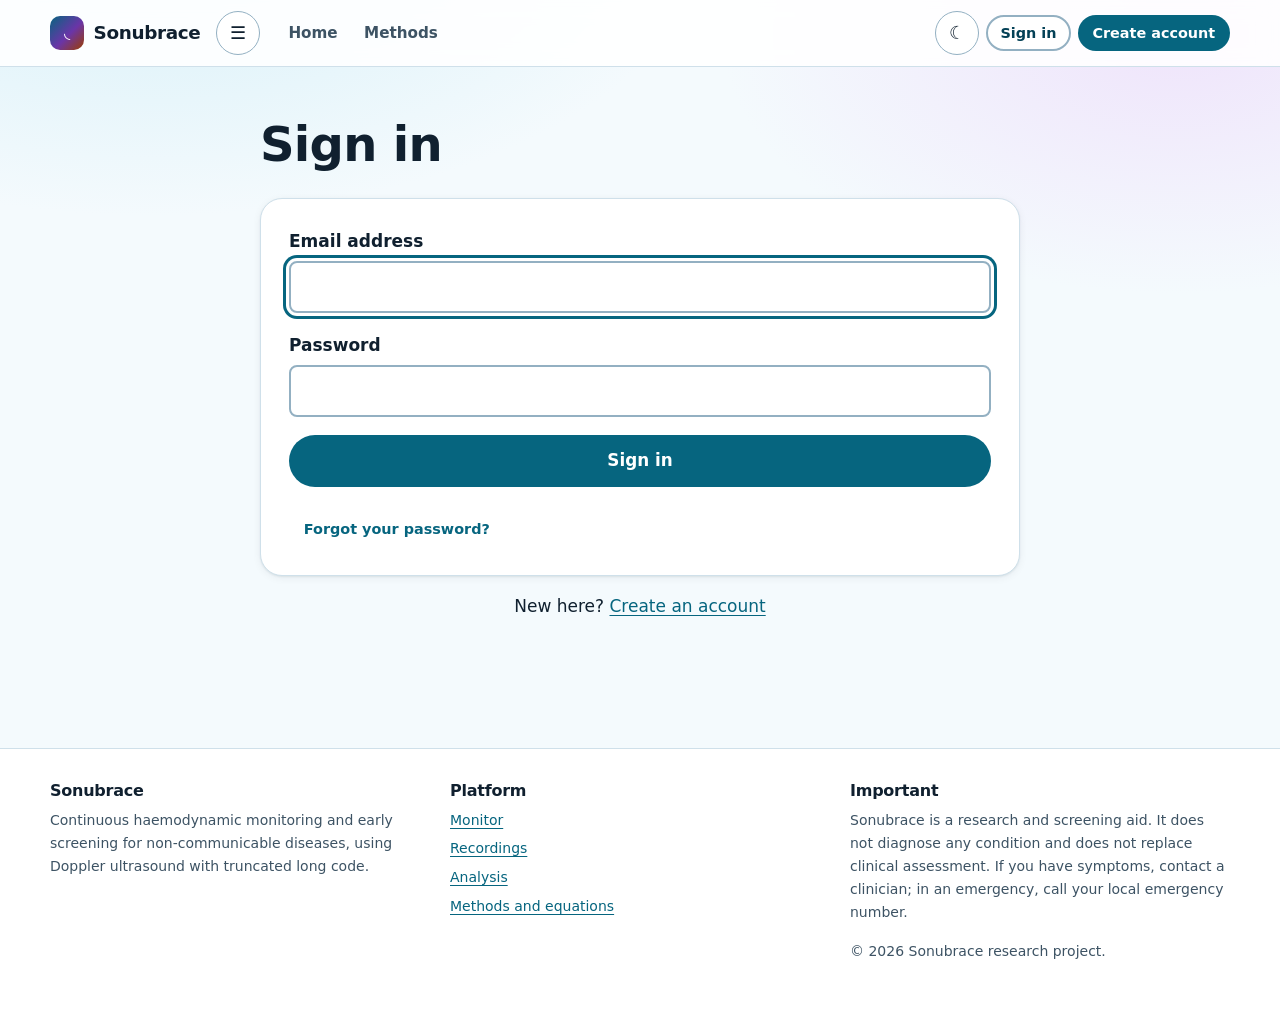
<file: app.html>
<!DOCTYPE html>
<html lang="en">
<head>
<meta charset="utf-8">
<meta name="viewport" content="width=device-width, initial-scale=1">
<title>Monitor — Sonubrace</title>
<meta name="description" content="The Sonubrace live monitor: connect the band over Bluetooth or run the simulator, and watch the Doppler spectrogram, velocity, flow direction and flow pattern update in real time.">
<link rel="canonical" href="https://YOUR-USERNAME.github.io/sonubrace/app.html">
<meta name="robots" content="noindex, follow">
<meta name="theme-color" content="#06657f">
<link rel="icon" href="data:image/svg+xml,%3Csvg xmlns='http://www.w3.org/2000/svg' viewBox='0 0 32 32'%3E%3Crect width='32' height='32' rx='8' fill='%2306657f'/%3E%3Cpath d='M6 20c3-8 5 6 8-2s5 6 8-4' stroke='%23fff' stroke-width='2.5' fill='none' stroke-linecap='round'/%3E%3C/svg%3E">
<link rel="stylesheet" href="assets/css/sonubrace.css">
<script>try{var t=localStorage.getItem('sonubrace.theme');if(t)document.documentElement.setAttribute('data-theme',t);}catch(e){}</script>
</head>

<body>
<a class="skip-link" href="#main">Skip to main content</a>
<header class="site-header" data-sonubrace-header></header>

<main id="main">
  <div class="wrap stack">

    <div class="row row-between">
      <div>
        <h1 class="mb-0">Monitor</h1>
        <p class="muted mb-0" id="greeting">Loading…</p>
      </div>
      <span class="badge" id="mode-badge">—</span>
    </div>

    <!-- ============================================ source controls ===== -->
    <section class="card" aria-labelledby="source-title">
      <div class="panel-head">
        <h2 id="source-title">Signal source</h2>
        <span class="badge" id="link-status"><span class="dot" aria-hidden="true"></span> Not connected</span>
      </div>

      <div class="grid grid-2">
        <!-- BLE -->
        <div>
          <h3>Sonubrace band</h3>
          <p class="small">Streams baseband I/Q and IMU orientation over Bluetooth Low Energy.</p>
          <div class="row">
            <button type="button" class="btn" id="ble-connect">Connect over Bluetooth</button>
            <button type="button" class="btn btn-secondary" id="ble-disconnect" hidden>Disconnect</button>
          </div>
          <p class="small muted" id="ble-note" style="margin-top:.6rem"></p>
        </div>

        <!-- Simulation -->
        <div>
          <h3>Simulator</h3>
          <p class="small">Generates a physically-modelled Doppler signal so every screen works
          without hardware. The declared peak velocity is genuine ground truth: the pipeline has to
          recover it from the waveform like any other recording.</p>

          <div class="field">
            <label for="scenario">Scenario</label>
            <select id="scenario"></select>
          </div>

          <div class="field">
            <label for="sim-psv">Peak systolic velocity: <span id="sim-psv-out" class="mono">0.75</span> m/s</label>
            <input type="range" id="sim-psv" min="0.15" max="2.0" step="0.05" value="0.75">
          </div>

          <div class="field">
            <label for="sim-hr">Heart rate: <span id="sim-hr-out" class="mono">72</span> bpm</label>
            <input type="range" id="sim-hr" min="40" max="140" step="1" value="72">
          </div>

          <div class="field">
            <label for="sim-turb">Turbulence: <span id="sim-turb-out" class="mono">0.05</span></label>
            <input type="range" id="sim-turb" min="0" max="0.9" step="0.05" value="0.05">
          </div>

          <label class="check" style="margin-bottom:.8rem">
            <input type="checkbox" id="sim-reverse">
            <span>Reverse the flow direction</span>
          </label>

          <div class="row">
            <button type="button" class="btn" id="sim-run">Run a 6-second recording</button>
            <button type="button" class="btn btn-secondary" id="sim-live">Start live mode</button>
          </div>
          <p class="small muted" id="sim-note" style="margin-top:.6rem"></p>
        </div>
      </div>
    </section>

    <!-- ==================================================== IMU ========= -->
    <section class="card" aria-labelledby="imu-title">
      <div class="panel-head">
        <h2 id="imu-title">Position and angle guidance</h2>
        <span class="badge badge-info" id="imu-source">simulated</span>
      </div>

      <div class="grid grid-2">
        <div>
          <div class="viz">
            <canvas id="imu-canvas"></canvas>
          </div>
          <p class="viz-caption">
            Side view of your forearm. The wedge is the acceptable angle band; the beam turns green
            when you are inside it and holding still.
          </p>
        </div>

        <div>
          <div class="alert" id="imu-guidance" role="status" aria-live="polite">
            <div>
              <h3 id="imu-guidance-title">Angle guidance</h3>
              <p class="mb-0" id="imu-guidance-text">Waiting for orientation data…</p>
            </div>
          </div>

          <div class="grid grid-2">
            <div class="metric metric-imu">
              <p class="metric-label">Insonation angle</p>
              <p class="metric-value"><span id="imu-angle">—</span><span class="metric-unit">°</span></p>
              <p class="metric-note">Target <span id="imu-target">60</span>°</p>
            </div>
            <div class="metric metric-imu">
              <p class="metric-label">Velocity distortion</p>
              <p class="metric-value"><span id="imu-error">—</span><span class="metric-unit">%</span></p>
              <p class="metric-note">Caused by being off the target angle</p>
            </div>
          </div>

          <div class="field" style="margin-top:1rem">
            <label for="manual-angle">Set the angle by hand: <span id="manual-angle-out" class="mono">60</span>°</label>
            <span class="hint">Use this on a desktop, or to see how angle changes the reading.</span>
            <input type="range" id="manual-angle" min="10" max="89" step="1" value="60">
          </div>

          <div class="row">
            <button type="button" class="btn btn-secondary btn-sm" id="imu-device">Use this device's sensors</button>
            <button type="button" class="btn btn-secondary btn-sm" id="imu-drift">Simulate movement</button>
          </div>
        </div>
      </div>
    </section>

    <!-- ============================================ spectrogram ========= -->
    <section class="card" aria-labelledby="spec-title">
      <div class="panel-head">
        <h2 id="spec-title">Doppler spectrogram</h2>
        <span class="badge" id="quality-badge">—</span>
      </div>

      <div class="viz">
        <canvas id="spectrogram"></canvas>
      </div>
      <div class="legend">
        <span><i class="ramp" style="width:90px"></i> weak → strong signal</span>
        <span><i style="background:var(--velocity)"></i> velocity envelope</span>
        <span><i style="background:var(--pattern)"></i> cardiac cycle onset</span>
        <span>above the dashed line = forward flow, below = reverse</span>
      </div>
      <p class="viz-caption" id="spec-caption">Run a recording to see the spectrogram.</p>

      <h3 class="mt-2">Velocity envelope</h3>
      <div class="viz">
        <canvas id="envelope"></canvas>
      </div>
      <div class="legend">
        <span><i style="background:var(--support)"></i> peak systolic velocity (PSV)</span>
        <span><i style="background:var(--imu)"></i> end-diastolic velocity (EDV)</span>
      </div>
    </section>

    <!-- ============================================== parameters ======== -->
    <section aria-labelledby="params-title">
      <h2 id="params-title">The three main parameters</h2>

      <div class="grid grid-3">
        <article class="metric metric-velocity">
          <p class="metric-label">1 · Velocity</p>
          <p class="metric-value"><span id="p-psv">—</span><span class="metric-unit">m/s</span></p>
          <p class="metric-note">Peak systolic. EDV <span id="p-edv" class="mono">—</span> ·
             mean <span id="p-vmean" class="mono">—</span> m/s</p>
          <div class="meter"><span id="p-psv-meter" style="width:0; background:var(--velocity)"></span></div>
        </article>

        <article class="metric metric-direction">
          <p class="metric-label">2 · Flow direction</p>
          <p class="metric-value" style="font-size:1.4rem" id="p-direction">—</p>
          <p class="metric-note">Forward <span id="p-forward" class="mono">—</span> ·
             reverse <span id="p-reverse" class="mono">—</span> of signal power</p>
          <div class="meter"><span id="p-dir-meter" style="width:0; background:var(--direction)"></span></div>
        </article>

        <article class="metric metric-pattern">
          <p class="metric-label">3 · Flow pattern</p>
          <p class="metric-value" style="font-size:1.4rem" id="p-pattern">—</p>
          <p class="metric-note">Periodicity <span id="p-periodicity" class="mono">—</span> ·
             bandwidth <span id="p-bandwidth" class="mono">—</span> Hz ·
             broadening <span id="p-broadening" class="mono">—</span></p>
          <div class="meter"><span id="p-pattern-meter" style="width:0; background:var(--pattern)"></span></div>
        </article>
      </div>

      <h3 class="mt-2">Supporting indices</h3>
      <p class="small muted">Derived from the three parameters above — these are the figures a
      clinician will recognise.</p>

      <div class="grid grid-4">
        <article class="metric metric-support">
          <p class="metric-label">RI</p>
          <p class="metric-value" id="p-ri">—</p>
          <p class="metric-note">(PSV − EDV) / PSV</p>
        </article>
        <article class="metric metric-support">
          <p class="metric-label">PI</p>
          <p class="metric-value" id="p-pi">—</p>
          <p class="metric-note">(PSV − EDV) / mean</p>
        </article>
        <article class="metric metric-support">
          <p class="metric-label">S/D ratio</p>
          <p class="metric-value" id="p-sd">—</p>
          <p class="metric-note">PSV / EDV</p>
        </article>
        <article class="metric metric-support">
          <p class="metric-label">Heart rate</p>
          <p class="metric-value"><span id="p-hr">—</span><span class="metric-unit">bpm</span></p>
          <p class="metric-note"><span id="p-cycles">0</span> cycles · HRV
             <span id="p-hrv" class="mono">—</span> ms</p>
        </article>
      </div>

      <details class="disclose mt-2">
        <summary>Acquisition detail — what the receiver actually did</summary>
        <div class="table-scroll">
          <table>
            <caption>Signal-chain parameters for this recording</caption>
            <tbody id="acq-table"></tbody>
          </table>
        </div>
      </details>
    </section>

    <!-- ================================================ save ============ -->
    <section class="card card-accent" aria-labelledby="save-title">
      <h2 id="save-title">Save this recording</h2>
      <p>Give it a name you will recognise later. You can rename it any time from the Recordings page.</p>

      <form id="save-form" class="row" style="align-items:flex-end">
        <div class="field" style="flex:1 1 280px; margin-bottom:0">
          <label for="rec-name">Recording name</label>
          <input type="text" id="rec-name" maxlength="80" autocomplete="off">
        </div>
        <button type="submit" class="btn" id="save-btn" disabled>Save recording</button>
        <a class="btn btn-secondary" href="analysis.html" id="analyse-link" aria-disabled="true">Analyse this recording</a>
      </form>
    </section>

  </div>
</main>

<footer class="site-footer" data-sonubrace-footer></footer>

<script src="assets/js/config.js"></script>
<script src="assets/js/db.js"></script>
<script src="assets/js/dsp.js"></script>
<script src="assets/js/simulate.js"></script>
<script src="assets/js/spectrogram.js"></script>
<script src="assets/js/imu.js"></script>
<script src="assets/js/ble.js"></script>
<script src="assets/js/ai.js"></script>
<script src="assets/js/ui.js"></script>
<script>
(function () {
  'use strict';
  var UI = SonubraceUI, DB = SonubraceDB, DSP = SonubraceDSP,
      SIM = SonubraceSim, VIZ = SonubraceViz, BLE = SonubraceBLE;

  var cfg = DSP.defaultConfig();
  var currentResult = null;
  var profile = null;
  var liveTimer = null;
  var stream = null;

  /* --------------------------------------------------------- boot ------- */

  UI.boot({ requireAuth: true }).then(function (user) {
    if (!user) return;
    document.getElementById('greeting').textContent =
      'Signed in as ' + (user.fullName || user.email) + '.';
    document.getElementById('mode-badge').textContent =
      DB.mode() === 'remote' ? 'Hosted database' : 'This browser only';
    return DB.getProfile();
  }).then(function (p) {
    profile = p;
    /* The profile's angle is the acquisition angle — it belongs in the DSP
       config, not just in the questionnaire. */
    if (p && p.angle_deg) {
      cfg.thetaDeg = p.angle_deg;
      document.getElementById('manual-angle').value = p.angle_deg;
      document.getElementById('manual-angle-out').textContent = p.angle_deg;
      imu.cfg.target = p.angle_deg;
      document.getElementById('imu-target').textContent = p.angle_deg;
    }
    if (!p) {
      UI.toast('Fill in your health profile to get a fuller analysis.', 'warn', 8000);
    }
  }).catch(function (e) { console.error(e); });

  /* ---------------------------------------------------- simulator ------- */

  var scenarioSel = document.getElementById('scenario');
  Object.keys(SIM.SCENARIOS).forEach(function (k) {
    var o = document.createElement('option');
    o.value = k;
    o.textContent = SIM.SCENARIOS[k].label;
    scenarioSel.appendChild(o);
  });

  function syncScenario() {
    var sc = SIM.SCENARIOS[scenarioSel.value];
    document.getElementById('sim-psv').value = sc.psv;
    document.getElementById('sim-hr').value = sc.hr;
    document.getElementById('sim-turb').value = sc.turbulence;
    syncSliders();
    document.getElementById('sim-note').textContent = sc.note;
  }
  function syncSliders() {
    document.getElementById('sim-psv-out').textContent = document.getElementById('sim-psv').value;
    document.getElementById('sim-hr-out').textContent = document.getElementById('sim-hr').value;
    document.getElementById('sim-turb-out').textContent = document.getElementById('sim-turb').value;
  }
  scenarioSel.addEventListener('change', syncScenario);
  ['sim-psv', 'sim-hr', 'sim-turb'].forEach(function (id) {
    document.getElementById(id).addEventListener('input', syncSliders);
  });
  syncScenario();

  function simOptions(durationS) {
    return {
      scenario: scenarioSel.value,
      psv: Number(document.getElementById('sim-psv').value),
      hr: Number(document.getElementById('sim-hr').value),
      turbulence: Number(document.getElementById('sim-turb').value),
      reverseFlow: document.getElementById('sim-reverse').checked,
      durationS: durationS,
      seed: Date.now() & 0x7fffffff
    };
  }

  document.getElementById('sim-run').addEventListener('click', function () {
    stopLive();
    var btn = this;
    btn.disabled = true; btn.textContent = 'Computing…';
    /* Yield a frame so the button state paints before the FFT work starts. */
    setTimeout(function () {
      try {
        var res = SIM.simulate(cfg, simOptions(6));
        if (!res) throw new Error('Not enough samples to build a spectrogram.');
        render(res);
        UI.toast('Recording complete.', 'ok');
      } catch (err) {
        UI.toast(err.message, 'risk', 8000);
      }
      btn.disabled = false; btn.textContent = 'Run a 6-second recording';
    }, 30);
  });

  document.getElementById('sim-live').addEventListener('click', function () {
    if (liveTimer) { stopLive(); return; }
    this.textContent = 'Stop live mode';
    this.classList.add('btn-danger');
    /* Live mode re-simulates a rolling window; with a real band the same
       render() is fed from the BLE stream instead. */
    liveTimer = setInterval(function () {
      var res = SIM.simulate(cfg, simOptions(4));
      if (res) render(res, { quiet: true });
    }, 1200);
  });

  function stopLive() {
    if (liveTimer) clearInterval(liveTimer);
    liveTimer = null;
    var btn = document.getElementById('sim-live');
    btn.textContent = 'Start live mode';
    btn.classList.remove('btn-danger');
  }

  /* -------------------------------------------------------- BLE --------- */

  var link = new BLE.BleLink();
  var bleNote = document.getElementById('ble-note');

  if (!BLE.isSupported()) {
    document.getElementById('ble-connect').disabled = true;
    bleNote.textContent = BLE.unsupportedReason() + ' The simulator below works in every browser.';
  } else {
    bleNote.textContent = 'Your browser supports Web Bluetooth. Turn the band on and pair it.';
  }

  link.on('connection', function (s) {
    var badge = document.getElementById('link-status');
    badge.innerHTML = '<span class="dot" aria-hidden="true"></span> ' +
      (s.connected ? 'Connected' + (s.name ? ' to ' + UI.esc(s.name) : '') : 'Not connected');
    badge.className = 'badge ' + (s.connected ? 'badge-ok' : '');
    document.getElementById('ble-disconnect').hidden = !s.connected;
    document.getElementById('ble-connect').hidden = s.connected;
    if (s.connected) {
      stopLive();
      stream = new SIM.StreamBuffer(cfg, 6);
      link.startStream().catch(function () {});
    }
  });

  link.on('error', function (msg) { UI.toast(msg, 'warn', 8000); });

  /* Baseband arrives in small blocks; the rolling buffer re-runs the pipeline
     roughly twice a second rather than on every packet. */
  var lastProcess = 0;
  link.on('iq', function (block) {
    if (!stream) return;
    stream.push(block.I, block.Q);
    var now = performance.now();
    if (now - lastProcess < 500) return;
    lastProcess = now;
    var res = stream.process();
    if (res) { res.source = 'device'; render(res, { quiet: true }); }
  });

  link.on('imu', function (d) { imu.setOrientation(d.angle, d.roll, d.gyro, 'band'); });

  link.on('status', function (s) {
    if (!s.contact) UI.toast('The band reports poor skin contact.', 'warn', 6000);
  });

  document.getElementById('ble-connect').addEventListener('click', function () {
    link.connect().catch(function () { /* already surfaced via the error handler */ });
  });
  document.getElementById('ble-disconnect').addEventListener('click', function () {
    link.disconnect();
  });

  /* -------------------------------------------------------- IMU --------- */

  var imu = new SonubraceIMU.IMU(document.getElementById('imu-canvas'), { height: 250 });
  imu.start();

  imu.onUpdate(function (st) {
    document.getElementById('imu-angle').textContent = st.angle.toFixed(0);
    document.getElementById('imu-error').textContent = Math.round(st.cosineErrorPercent);
    document.getElementById('imu-source').textContent = st.source;

    var box = document.getElementById('imu-guidance');
    box.className = 'alert ' + (st.guidance.level === 'ok' ? 'alert-ok' : 'alert-warn');
    document.getElementById('imu-guidance-title').textContent =
      st.ready ? 'Ready to record' : st.guidance.level === 'ok' ? 'Almost there' : 'Adjust the band';
    document.getElementById('imu-guidance-text').textContent = st.guidance.text;
  });

  var manual = document.getElementById('manual-angle');
  manual.addEventListener('input', function () {
    document.getElementById('manual-angle-out').textContent = manual.value;
    imu.stopSimulatedDrift();
    /* The manual angle is the acquisition angle too: changing it changes every
       velocity the pipeline will report from here on. */
    cfg.thetaDeg = Number(manual.value);
    imu.setOrientation(Number(manual.value), 0, 0, 'manual');
  });

  document.getElementById('imu-device').addEventListener('click', function () {
    var btn = this;
    imu.useDeviceSensors().then(function (ok) {
      UI.toast(ok ? 'Using this device\'s motion sensors.'
                  : 'This device did not grant motion access, so the manual slider stays in charge.',
               ok ? 'ok' : 'warn', 7000);
      if (ok) { imu.stopSimulatedDrift(); btn.disabled = true; }
    });
  });

  document.getElementById('imu-drift').addEventListener('click', function () {
    imu.useSimulatedDrift(Number(manual.value));
    UI.toast('Simulating the small movements of a worn band.', 'ok');
  });

  imu.setOrientation(60, 0, 0, 'manual');

  /* ------------------------------------------------------ rendering ----- */

  function render(result, opts) {
    opts = opts || {};
    currentResult = result;
    var p = result.params;

    VIZ.drawSpectrogram(document.getElementById('spectrogram'), result, { height: 320 });
    VIZ.drawEnvelope(document.getElementById('envelope'), result, { height: 220 });
    document.getElementById('spec-caption').textContent = VIZ.describeSpectrogram(result);

    /* --- main parameters --- */
    document.getElementById('p-psv').textContent = UI.fmt(p.psv, 2);
    document.getElementById('p-edv').textContent = UI.fmt(p.edv, 2);
    document.getElementById('p-vmean').textContent = UI.fmt(p.vMean, 2);
    document.getElementById('p-psv-meter').style.width =
      Math.min(100, (p.psv / 2.0) * 100) + '%';

    document.getElementById('p-direction').textContent =
      p.direction > 0 ? 'Forward' : p.direction < 0 ? 'Reverse' : 'Bidirectional';
    document.getElementById('p-forward').textContent = Math.round(p.forwardFraction * 100) + '%';
    document.getElementById('p-reverse').textContent = Math.round(p.reverseFraction * 100) + '%';
    document.getElementById('p-dir-meter').style.width =
      Math.round(Math.max(p.forwardFraction, p.reverseFraction) * 100) + '%';

    document.getElementById('p-pattern').textContent = p.patternName;
    document.getElementById('p-periodicity').textContent = UI.fmt(p.periodicity, 2);
    document.getElementById('p-bandwidth').textContent = Math.round(p.bandwidthHz);
    document.getElementById('p-broadening').textContent = UI.fmt(p.spectralBroadening, 2);
    document.getElementById('p-pattern-meter').style.width =
      Math.round(p.periodicity * 100) + '%';

    /* --- supporting --- */
    document.getElementById('p-ri').textContent = UI.fmt(p.ri, 2);
    document.getElementById('p-pi').textContent = UI.fmt(p.pi, 2);
    document.getElementById('p-sd').textContent = p.sdRatio ? UI.fmt(p.sdRatio, 2) : '—';
    document.getElementById('p-hr').textContent = p.heartRateBpm ? Math.round(p.heartRateBpm) : '—';
    document.getElementById('p-cycles').textContent = result.cycles.nCycles;
    document.getElementById('p-hrv').textContent = Math.round(p.hrVariabilityMs);

    /* --- quality --- */
    var qb = document.getElementById('quality-badge');
    var q = p.signalQuality;
    qb.textContent = 'Signal quality ' + Math.round(q * 100) + '%';
    qb.className = 'badge ' + (q >= 0.7 ? 'badge-ok' : q >= 0.55 ? 'badge-warn' : 'badge-risk');

    /* --- acquisition table --- */
    var truthRows = result.truth ? [
      ['Simulated scenario', result.truth.label],
      ['Ground-truth PSV', UI.fmt(result.truth.psv, 2) + ' m/s'],
      ['PSV recovery error',
        Math.round(Math.abs(p.psv - result.truth.psv) / result.truth.psv * 100) + '%']
    ] : [];

    document.getElementById('acq-table').innerHTML = [
      ['Source', result.source === 'device' ? 'Sonubrace band over BLE' : 'Simulator'],
      ['Transmit frequency f₀', (cfg.f0 / 1e6).toFixed(1) + ' MHz'],
      ['Insonation angle θ', cfg.thetaDeg.toFixed(0) + '°'],
      ['Speed of sound c', cfg.c + ' m/s'],
      ['Slow-time sample rate', (cfg.fs / 1000).toFixed(1) + ' kHz'],
      ['Truncated long code', cfg.nSegments + ' segments × ' + cfg.codeLen + ' chips'],
      ['STFT window', cfg.fftSize + ' samples, hop ' + cfg.hop + ', ' + cfg.window],
      ['Frequency resolution', (cfg.fs / cfg.fftSize).toFixed(1) + ' Hz per bin'],
      ['Time resolution', (result.envelope.dt * 1000).toFixed(1) + ' ms per frame'],
      ['Wall filter', cfg.wallFilterHz + ' Hz high-pass'],
      ['Spectrogram frames', result.spectrogram.frames],
      ['Signal-to-noise', Math.round(p.snrDb) + ' dB']
    ].concat(truthRows).map(function (r) {
      return '<tr><th scope="row">' + r[0] + '</th><td class="num mono">' + UI.esc(r[1]) + '</td></tr>';
    }).join('');

    /* --- enable saving --- */
    var nameField = document.getElementById('rec-name');
    if (!nameField.value) nameField.value = DB.defaultRecordingName();
    document.getElementById('save-btn').disabled = false;

    /* Stash for the analysis page. */
    try {
      sessionStorage.setItem('sonubrace.lastResult', JSON.stringify(compact(result)));
      var link = document.getElementById('analyse-link');
      link.removeAttribute('aria-disabled');
      link.href = 'analysis.html?from=session';
    } catch (e) { /* quota — the analysis page will fall back to a saved recording */ }

    if (!opts.quiet && p.signalQuality < 0.55) {
      UI.toast('Signal quality is low — check the angle and hold still, then record again.', 'warn', 9000);
    }
  }

  /* The spectrogram matrix is far too large to store; the envelope plus the
     parameters carry everything the analysis and the AI actually use. */
  function compact(result) {
    var e = result.envelope, step = Math.max(1, Math.floor(e.nFrames / 400));
    var v = [], t = [], bw = [];
    for (var i = 0; i < e.nFrames; i += step) {
      v.push(Number(e.vPeak[i].toFixed(4)));
      t.push(Number(e.time[i].toFixed(3)));
      bw.push(Math.round(e.bw[i]));
    }
    return {
      params: result.params,
      durationS: result.durationS,
      cycles: { nCycles: result.cycles.nCycles, heartRateBpm: result.cycles.heartRateBpm,
                hrVariabilityMs: result.cycles.hrVariabilityMs },
      envelope: { vPeak: v, time: t, bw: bw, dt: e.dt * step, nFrames: v.length },
      config: { f0: cfg.f0, fs: cfg.fs, c: cfg.c, thetaDeg: cfg.thetaDeg,
                fftSize: cfg.fftSize, hop: cfg.hop },
      source: result.source || 'simulation',
      truth: result.truth || null
    };
  }

  /* --------------------------------------------------------- save ------- */

  document.getElementById('save-form').addEventListener('submit', function (e) {
    e.preventDefault();
    if (!currentResult) return;

    var name = document.getElementById('rec-name').value.trim() || DB.defaultRecordingName();
    var btn = document.getElementById('save-btn');
    btn.disabled = true; btn.textContent = 'Saving…';

    var c = compact(currentResult);
    DB.saveRecording({
      name: name,
      source: currentResult.source || 'simulation',
      scenario: currentResult.truth ? currentResult.truth.scenario : null,
      duration_s: Number(currentResult.durationS.toFixed(2)),
      site: (profile && profile.site) || 'radial',
      angle_deg: cfg.thetaDeg,
      signal_quality: Number(currentResult.params.signalQuality.toFixed(3)),
      params: c.params,
      envelope: c.envelope
    })
      .then(function (row) {
        UI.toast('Saved as “' + name + '”.', 'ok');
        var l = document.getElementById('analyse-link');
        l.href = 'analysis.html?id=' + encodeURIComponent(row.id);
        l.removeAttribute('aria-disabled');
        btn.textContent = 'Save again';
        btn.disabled = false;
      })
      .catch(function (err) {
        UI.toast(err.message, 'risk', 9000);
        btn.textContent = 'Save recording';
        btn.disabled = false;
      });
  });

  /* Canvases are sized from their container, so a resize needs a redraw. */
  var resizeTimer;
  window.addEventListener('resize', function () {
    clearTimeout(resizeTimer);
    resizeTimer = setTimeout(function () {
      if (currentResult) {
        VIZ.drawSpectrogram(document.getElementById('spectrogram'), currentResult, { height: 320 });
        VIZ.drawEnvelope(document.getElementById('envelope'), currentResult, { height: 220 });
      }
    }, 200);
  });

  window.addEventListener('beforeunload', function () { stopLive(); imu.stop(); });
})();
</script>
</body>
</html>
</file>
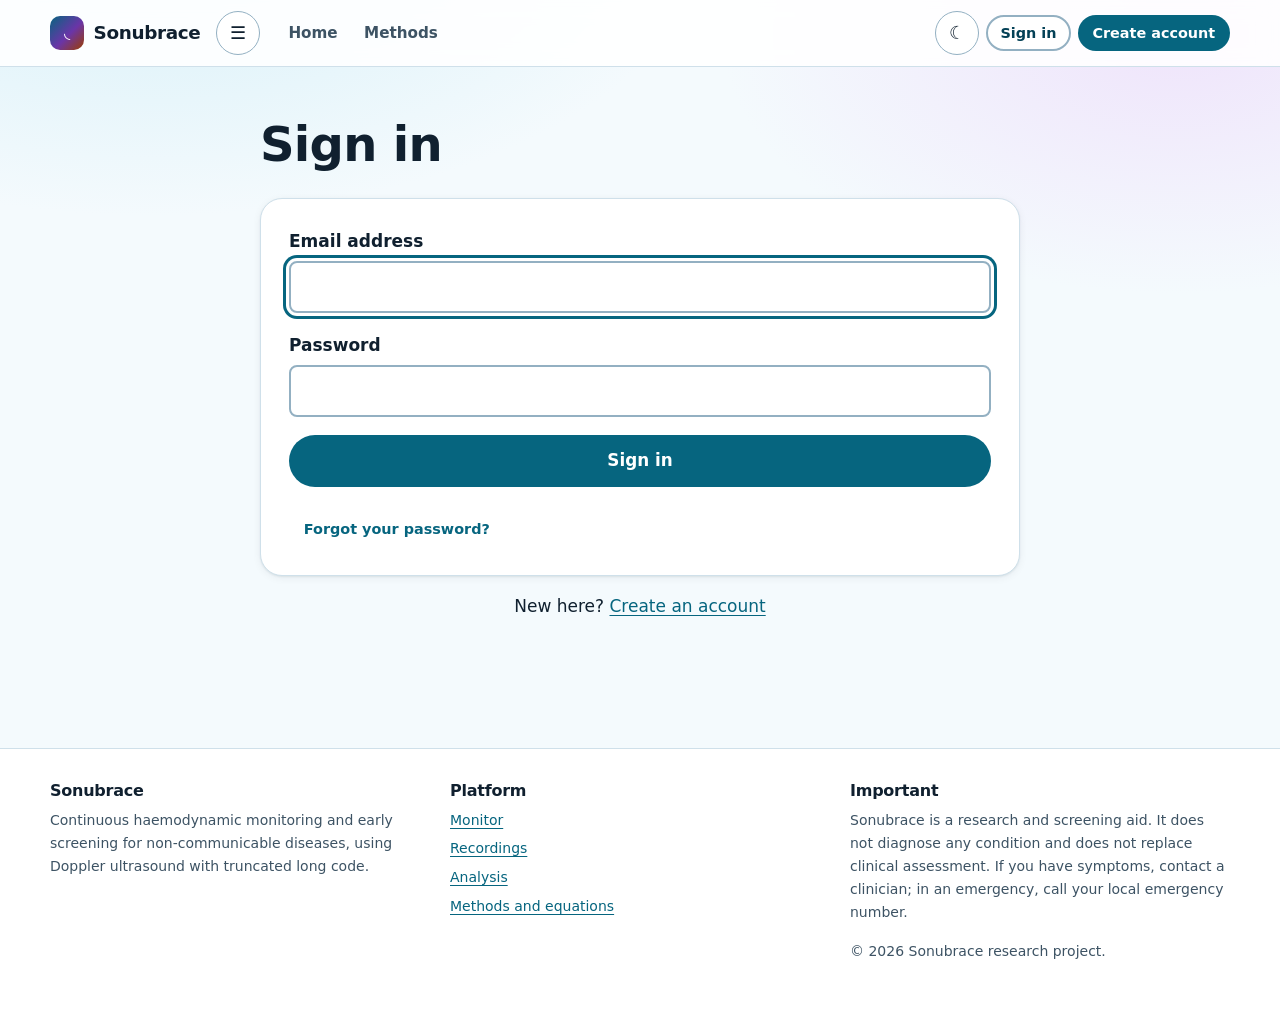
<file: calibration.html>
<!DOCTYPE html>
<html lang="en">
<head>
<meta charset="utf-8">
<meta name="viewport" content="width=device-width, initial-scale=1">
<title>Recordings — Sonubrace</title>
<meta name="description" content="Your saved Sonubrace calibration recordings: rename them, compare parameters over time, export them for a clinician, or delete them.">
<link rel="canonical" href="https://YOUR-USERNAME.github.io/sonubrace/calibration.html">
<meta name="robots" content="noindex, follow">
<meta name="theme-color" content="#06657f">
<link rel="icon" href="data:image/svg+xml,%3Csvg xmlns='http://www.w3.org/2000/svg' viewBox='0 0 32 32'%3E%3Crect width='32' height='32' rx='8' fill='%2306657f'/%3E%3Cpath d='M6 20c3-8 5 6 8-2s5 6 8-4' stroke='%23fff' stroke-width='2.5' fill='none' stroke-linecap='round'/%3E%3C/svg%3E">
<link rel="stylesheet" href="assets/css/sonubrace.css">
<script>try{var t=localStorage.getItem('sonubrace.theme');if(t)document.documentElement.setAttribute('data-theme',t);}catch(e){}</script>
</head>

<body>
<a class="skip-link" href="#main">Skip to main content</a>
<header class="site-header" data-sonubrace-header></header>

<main id="main">
  <div class="wrap stack">

    <div class="row row-between">
      <div>
        <h1 class="mb-0">Recordings</h1>
        <p class="muted mb-0">Every calibration session you have saved. Names are yours to change.</p>
      </div>
      <div class="row">
        <a class="btn" href="app.html">New recording</a>
        <button type="button" class="btn btn-secondary" id="export-all">Export everything</button>
      </div>
    </div>

    <!-- =========================================== trend summary ======== -->
    <section class="card" aria-labelledby="trend-title" id="trend-section" hidden>
      <div class="panel-head">
        <h2 id="trend-title">Trend across your sessions</h2>
        <span class="badge badge-info" id="trend-count">—</span>
      </div>
      <p class="small muted">
        A single Doppler recording is a snapshot. The trend is what makes continuous monitoring
        worth doing — so this is the view to bring to a clinician.
      </p>
      <div class="viz">
        <canvas id="trend-canvas"></canvas>
      </div>
      <div class="legend">
        <span><i style="background:var(--velocity)"></i> peak systolic velocity (m/s)</span>
        <span><i style="background:var(--support)"></i> resistive index</span>
      </div>
    </section>

    <!-- ================================================== list ========== -->
    <section aria-labelledby="list-title">
      <div class="panel-head">
        <h2 id="list-title">Saved sessions</h2>
        <div class="field" style="margin:0; min-width:200px">
          <label for="sort" class="visually-hidden">Sort recordings</label>
          <select id="sort">
            <option value="new">Newest first</option>
            <option value="old">Oldest first</option>
            <option value="name">Name A–Z</option>
            <option value="psv">Highest velocity first</option>
            <option value="quality">Best signal quality first</option>
          </select>
        </div>
      </div>

      <div id="recordings" class="grid grid-2" aria-live="polite"></div>
      <p id="empty" hidden class="card center">
        No recordings yet. <a href="app.html">Run your first session</a> — the simulator works
        without any hardware.
      </p>
    </section>

  </div>
</main>

<!-- ================================================ rename dialog ======= -->
<dialog id="rename-dialog" class="card" style="max-width:min(460px,92vw); border:1px solid var(--line)">
  <form method="dialog" id="rename-form">
    <h2 id="rename-title">Rename recording</h2>
    <div class="field">
      <label for="rename-input">Recording name</label>
      <span class="hint" id="rename-hint">Up to 80 characters. Something you will recognise in six months.</span>
      <input type="text" id="rename-input" maxlength="80" aria-describedby="rename-hint" required>
      <span class="error" id="rename-error"></span>
    </div>
    <div class="row">
      <button type="submit" class="btn" value="save">Save name</button>
      <button type="button" class="btn btn-secondary" id="rename-cancel">Cancel</button>
    </div>
  </form>
</dialog>

<footer class="site-footer" data-sonubrace-footer></footer>

<script src="assets/js/config.js"></script>
<script src="assets/js/db.js"></script>
<script src="assets/js/dsp.js"></script>
<script src="assets/js/ui.js"></script>
<script>
(function () {
  'use strict';
  var UI = SonubraceUI, DB = SonubraceDB;
  var all = [];

  UI.boot({ requireAuth: true }).then(function (user) {
    if (!user) return;
    return load();
  }).catch(function (e) { console.error(e); });

  function load() {
    return DB.listRecordings().then(function (list) {
      all = list || [];
      renderList();
      renderTrend();
    }).catch(function (err) {
      UI.toast(err.message, 'risk', 9000);
    });
  }

  /* ---------------------------------------------------------- list ------ */

  function sorted() {
    var mode = document.getElementById('sort').value;
    var copy = all.slice();
    if (mode === 'old') copy.sort(byDate(1));
    else if (mode === 'name') copy.sort(function (a, b) { return String(a.name).localeCompare(String(b.name)); });
    else if (mode === 'psv') copy.sort(function (a, b) { return (b.params.psv || 0) - (a.params.psv || 0); });
    else if (mode === 'quality') copy.sort(function (a, b) { return (b.signal_quality || 0) - (a.signal_quality || 0); });
    else copy.sort(byDate(-1));
    return copy;
  }
  function byDate(dir) {
    return function (a, b) {
      return dir * (new Date(a.created_at) - new Date(b.created_at));
    };
  }

  document.getElementById('sort').addEventListener('change', renderList);

  function renderList() {
    var host = document.getElementById('recordings');
    var list = sorted();

    document.getElementById('empty').hidden = list.length > 0;

    host.innerHTML = list.map(function (r) {
      var p = r.params || {};
      var q = r.signal_quality || 0;
      var qClass = q >= 0.7 ? 'badge-ok' : q >= 0.55 ? 'badge-warn' : 'badge-risk';
      var patternClass = p.patternKey === 'laminar' ? 'badge-ok'
                       : p.patternKey === 'turbulent' || p.patternKey === 'irregular' ? 'badge-risk'
                       : 'badge-warn';

      return '<article class="card">' +
        '<div class="row row-between" style="align-items:flex-start">' +
          '<div>' +
            '<h3 style="margin-bottom:.15rem">' + UI.esc(r.name) + '</h3>' +
            '<p class="small muted mb-0">' + UI.esc(UI.relativeTime(r.created_at)) + ' · ' +
              UI.esc(r.site || 'radial') + ' · ' + (r.angle_deg || '—') + '° · ' +
              (r.duration_s || 0).toFixed(1) + ' s' +
              (r.source === 'device' ? ' · band' : ' · simulated') +
            '</p>' +
          '</div>' +
          '<span class="badge ' + qClass + '">' + Math.round(q * 100) + '%</span>' +
        '</div>' +

        '<div class="grid grid-3" style="gap:.6rem; margin-top:.9rem">' +
          tile('Velocity', UI.fmt(p.psv, 2) + ' m/s', 'velocity') +
          tile('Direction', p.direction > 0 ? 'Forward' : p.direction < 0 ? 'Reverse' : 'Both', 'direction') +
          tile('Pattern', UI.esc(p.patternName || '—'), 'pattern') +
        '</div>' +

        '<p class="small muted" style="margin-top:.8rem">' +
          'RI ' + UI.fmt(p.ri, 2) + ' · PI ' + UI.fmt(p.pi, 2) + ' · EDV ' + UI.fmt(p.edv, 2) +
          ' m/s · ' + Math.round(p.heartRateBpm || 0) + ' bpm' +
        '</p>' +

        (r.notes ? '<p class="small">' + UI.esc(r.notes) + '</p>' : '') +

        '<div class="row" style="margin-top:.6rem">' +
          '<a class="btn btn-sm" href="analysis.html?id=' + encodeURIComponent(r.id) + '">Analyse</a>' +
          '<button type="button" class="btn btn-sm btn-secondary" data-rename="' + UI.esc(r.id) + '">Rename</button>' +
          '<button type="button" class="btn btn-sm btn-secondary" data-note="' + UI.esc(r.id) + '">Add note</button>' +
          '<button type="button" class="btn btn-sm btn-secondary" data-export="' + UI.esc(r.id) + '">Export</button>' +
          '<button type="button" class="btn btn-sm btn-danger push" data-delete="' + UI.esc(r.id) + '">Delete</button>' +
        '</div>' +
        '<span class="badge ' + patternClass + '" style="margin-top:.6rem">' +
          UI.esc(p.patternName || 'Unknown') + ' flow</span>' +
      '</article>';
    }).join('');
  }

  function tile(label, value, kind) {
    return '<div class="metric metric-' + kind + '" style="padding:.6rem .7rem">' +
      '<p class="metric-label" style="font-size:.7rem">' + label + '</p>' +
      '<p class="metric-value" style="font-size:1.05rem">' + value + '</p></div>';
  }

  /* ------------------------------------------------------- actions ------ */

  document.getElementById('recordings').addEventListener('click', function (e) {
    var btn = e.target.closest('button');
    if (!btn) return;

    if (btn.dataset.rename) openRename(btn.dataset.rename);
    else if (btn.dataset.delete) confirmDelete(btn.dataset.delete);
    else if (btn.dataset.export) exportOne(btn.dataset.export);
    else if (btn.dataset.note) addNote(btn.dataset.note);
  });

  /* --- rename ----------------------------------------------------------- */

  var dialog = document.getElementById('rename-dialog');
  var renameInput = document.getElementById('rename-input');
  var renameId = null;
  var lastFocus = null;

  function openRename(id) {
    var rec = all.find(function (r) { return r.id === id; });
    if (!rec) return;
    renameId = id;
    lastFocus = document.activeElement;
    renameInput.value = rec.name;
    document.getElementById('rename-error').textContent = '';

    if (typeof dialog.showModal === 'function') dialog.showModal();
    else dialog.setAttribute('open', '');       /* older browsers */
    renameInput.focus();
    renameInput.select();
  }

  function closeRename() {
    if (typeof dialog.close === 'function') dialog.close();
    else dialog.removeAttribute('open');
    if (lastFocus) lastFocus.focus();           /* return focus where it came from */
  }

  document.getElementById('rename-cancel').addEventListener('click', closeRename);

  document.getElementById('rename-form').addEventListener('submit', function (e) {
    e.preventDefault();
    var name = renameInput.value.trim();
    var err = document.getElementById('rename-error');

    if (!name) { err.textContent = 'Give the recording a name.'; renameInput.focus(); return; }

    DB.renameRecording(renameId, name)
      .then(function () {
        var rec = all.find(function (r) { return r.id === renameId; });
        if (rec) rec.name = name;
        closeRename();
        renderList();
        UI.toast('Renamed to “' + name + '”.', 'ok');
      })
      .catch(function (e2) { err.textContent = e2.message; });
  });

  /* --- note -------------------------------------------------------------- */

  function addNote(id) {
    var rec = all.find(function (r) { return r.id === id; });
    if (!rec) return;
    var note = prompt('Note for “' + rec.name + '” — what were you doing, how did you feel?',
                      rec.notes || '');
    if (note === null) return;
    DB.updateRecording(id, { notes: note.slice(0, 500) })
      .then(function () { rec.notes = note.slice(0, 500); renderList(); UI.toast('Note saved.', 'ok'); })
      .catch(function (e) { UI.toast(e.message, 'risk'); });
  }

  /* --- delete ------------------------------------------------------------ */

  function confirmDelete(id) {
    var rec = all.find(function (r) { return r.id === id; });
    if (!rec) return;
    /* Deletion is irreversible, so it asks by name rather than by "this item". */
    if (!confirm('Delete “' + rec.name + '” permanently? This cannot be undone.')) return;

    DB.deleteRecording(id)
      .then(function () {
        all = all.filter(function (r) { return r.id !== id; });
        renderList(); renderTrend();
        UI.toast('Deleted “' + rec.name + '”.', 'ok');
      })
      .catch(function (e) { UI.toast(e.message, 'risk'); });
  }

  /* --- export ------------------------------------------------------------ */

  function safeFile(name) {
    return String(name).replace(/[^a-z0-9\-_ ]/gi, '').trim().replace(/\s+/g, '-') || 'recording';
  }

  function exportOne(id) {
    var rec = all.find(function (r) { return r.id === id; });
    if (!rec) return;
    UI.download('sonubrace-' + safeFile(rec.name) + '.json', JSON.stringify(rec, null, 2));
  }

  document.getElementById('export-all').addEventListener('click', function () {
    DB.exportAll().then(function (bundle) {
      UI.download('sonubrace-export-' + new Date().toISOString().slice(0, 10) + '.json',
                  JSON.stringify(bundle, null, 2));
      UI.toast('Exported your profile and ' + bundle.recordings.length + ' recordings.', 'ok');
    }).catch(function (e) { UI.toast(e.message, 'risk'); });
  });

  /* ---------------------------------------------------------- trend ----- */
  /*
   * PSV and RI on one chart with two scales. Both are drawn as points joined
   * in time order so a drift is visible at a glance; each point is also listed
   * in the aria-label so the chart is not the only way to get the data.
   */
  function renderTrend() {
    var section = document.getElementById('trend-section');
    var series = all.slice().sort(byDate(1))
      .filter(function (r) { return r.params && isFinite(r.params.psv); });

    if (series.length < 2) { section.hidden = true; return; }
    section.hidden = false;
    document.getElementById('trend-count').textContent = series.length + ' sessions';

    var canvas = document.getElementById('trend-canvas');
    var dpr = Math.min(window.devicePixelRatio || 1, 2);
    var W = canvas.clientWidth || 640, H = 240;
    canvas.width = W * dpr; canvas.height = H * dpr;
    canvas.style.height = H + 'px';
    var ctx = canvas.getContext('2d');
    ctx.setTransform(dpr, 0, 0, dpr, 0, 0);
    ctx.clearRect(0, 0, W, H);

    var cs = getComputedStyle(document.documentElement);
    function v(n, f) { return (cs.getPropertyValue(n) || '').trim() || f; }

    ctx.fillStyle = v('--surface', '#fff'); ctx.fillRect(0, 0, W, H);

    var padL = 50, padR = 50, padT = 18, padB = 34;
    var pw = W - padL - padR, ph = H - padT - padB;

    var psvMax = Math.max.apply(null, series.map(function (r) { return r.params.psv; })) * 1.2 || 1;

    function x(i) { return padL + (pw * i) / Math.max(1, series.length - 1); }
    function yPsv(val) { return padT + ph - (val / psvMax) * ph; }
    function yRi(val) { return padT + ph - Math.min(1, val) * ph; }

    /* grid */
    ctx.strokeStyle = v('--line', '#cfe0ea');
    ctx.fillStyle = v('--ink-2', '#3d5364');
    ctx.font = '600 11px ' + v('--font', 'system-ui');
    ctx.textBaseline = 'middle';
    for (var g = 0; g <= 4; g++) {
      var yy = padT + (ph * g) / 4;
      ctx.beginPath(); ctx.moveTo(padL, yy); ctx.lineTo(W - padR, yy); ctx.stroke();
      ctx.textAlign = 'right';
      ctx.fillText((psvMax * (1 - g / 4)).toFixed(2), padL - 8, yy);
      ctx.textAlign = 'left';
      ctx.fillText((1 - g / 4).toFixed(2), W - padR + 8, yy);
    }

    function series_(getY, key, colour) {
      ctx.beginPath();
      series.forEach(function (r, i) {
        var px = x(i), py = getY(r.params[key] || 0);
        if (i === 0) ctx.moveTo(px, py); else ctx.lineTo(px, py);
      });
      ctx.strokeStyle = colour; ctx.lineWidth = 2.4; ctx.stroke();
      series.forEach(function (r, i) {
        ctx.fillStyle = colour;
        ctx.beginPath(); ctx.arc(x(i), getY(r.params[key] || 0), 4, 0, 2 * Math.PI); ctx.fill();
      });
    }

    series_(yPsv, 'psv', v('--velocity', '#0c6b47'));
    series_(yRi, 'ri', v('--support', '#a02440'));

    ctx.fillStyle = v('--ink-2', '#3d5364');
    ctx.textAlign = 'center'; ctx.textBaseline = 'top';
    series.forEach(function (r, i) {
      if (series.length > 8 && i % Math.ceil(series.length / 8) !== 0) return;
      ctx.fillText(new Date(r.created_at).toLocaleDateString(undefined,
        { month: 'short', day: 'numeric' }), x(i), padT + ph + 8);
    });

    canvas.setAttribute('role', 'img');
    canvas.setAttribute('aria-label',
      'Trend across ' + series.length + ' sessions. ' +
      series.map(function (r) {
        return r.name + ': PSV ' + UI.fmt(r.params.psv, 2) + ' metres per second, RI ' +
               UI.fmt(r.params.ri, 2);
      }).join('. ') + '.');
  }

  var rt;
  window.addEventListener('resize', function () {
    clearTimeout(rt); rt = setTimeout(renderTrend, 200);
  });
})();
</script>
</body>
</html>
</file>
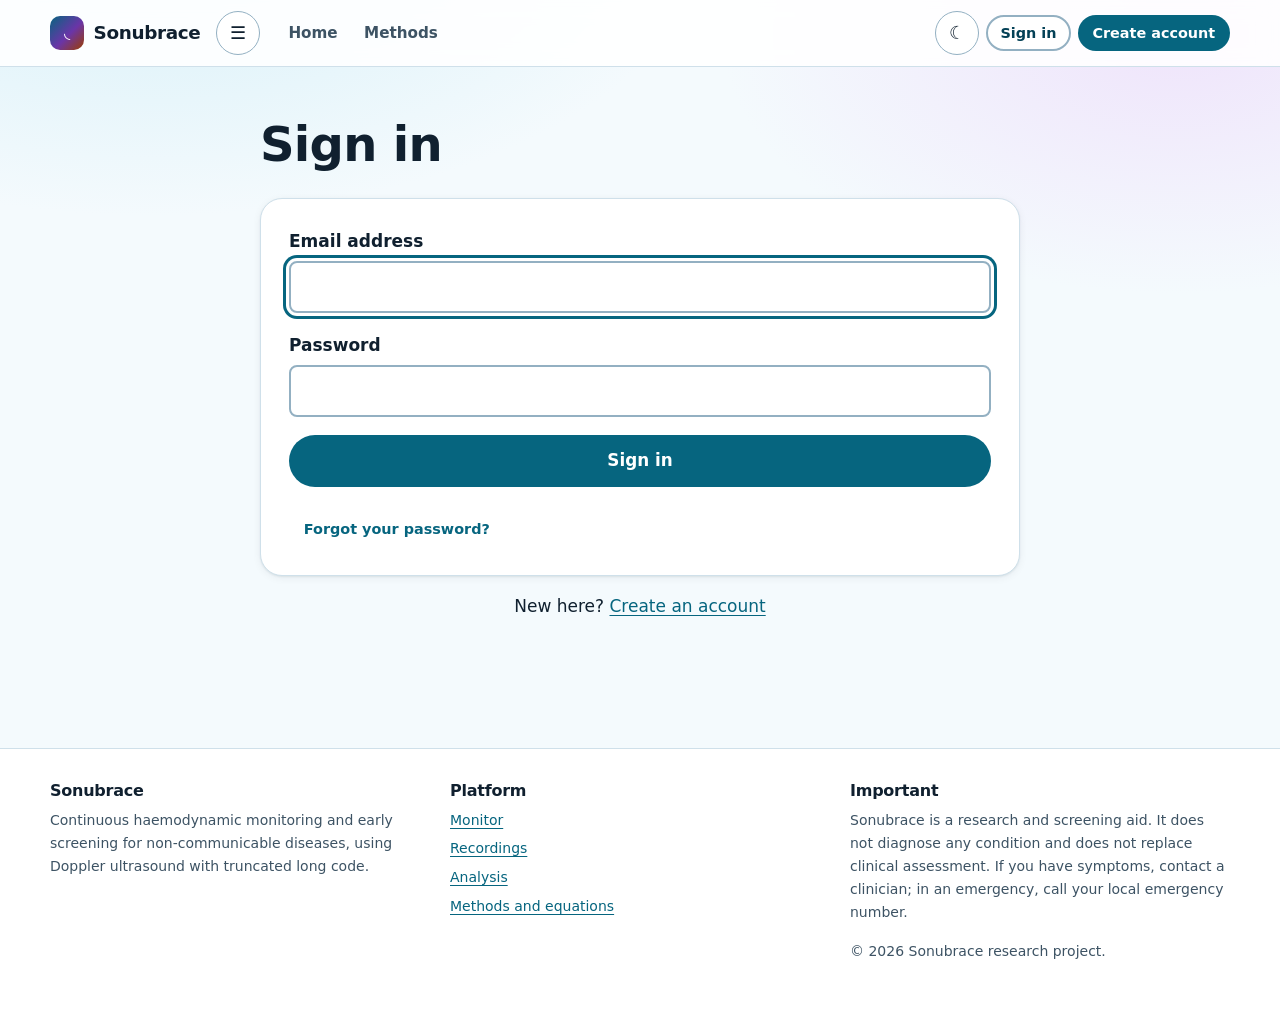
<file: login.html>
<!DOCTYPE html>
<html lang="en">
<head>
<meta charset="utf-8">
<meta name="viewport" content="width=device-width, initial-scale=1">
<title>Sign in to Sonubrace</title>
<meta name="description" content="Sign in to your Sonubrace account to open the monitor and review your saved Doppler recordings.">
<link rel="canonical" href="https://YOUR-USERNAME.github.io/sonubrace/login.html">
<meta name="robots" content="noindex, follow">
<meta name="theme-color" content="#06657f">
<link rel="icon" href="data:image/svg+xml,%3Csvg xmlns='http://www.w3.org/2000/svg' viewBox='0 0 32 32'%3E%3Crect width='32' height='32' rx='8' fill='%2306657f'/%3E%3Cpath d='M6 20c3-8 5 6 8-2s5 6 8-4' stroke='%23fff' stroke-width='2.5' fill='none' stroke-linecap='round'/%3E%3C/svg%3E">
<link rel="stylesheet" href="assets/css/sonubrace.css">
<script>try{var t=localStorage.getItem('sonubrace.theme');if(t)document.documentElement.setAttribute('data-theme',t);}catch(e){}</script>
</head>

<body>
<a class="skip-link" href="#main">Skip to main content</a>
<header class="site-header" data-sonubrace-header></header>

<main id="main">
  <div class="wrap-narrow stack">

    <h1>Sign in</h1>

    <div class="card">
      <form id="login-form" novalidate>
        <div data-error-summary hidden></div>

        <div class="field">
          <label for="email">Email address</label>
          <input type="email" id="email" name="email" autocomplete="email" required autofocus>
        </div>

        <div class="field">
          <label for="password">Password</label>
          <input type="password" id="password" name="password" autocomplete="current-password" required>
        </div>

        <button type="submit" class="btn btn-lg btn-block" id="submit">Sign in</button>
      </form>

      <p class="small mt-2 mb-0">
        <button type="button" class="btn btn-ghost btn-sm" id="reset">Forgot your password?</button>
      </p>
    </div>

    <p class="center">New here? <a href="register.html">Create an account</a></p>

  </div>
</main>

<footer class="site-footer" data-sonubrace-footer></footer>

<script src="assets/js/config.js"></script>
<script src="assets/js/db.js"></script>
<script src="assets/js/ui.js"></script>
<script>
(function () {
  'use strict';
  var UI = SonubraceUI, DB = SonubraceDB;

  /* Only same-page targets are accepted, so `next` cannot be used to bounce a
     signed-in user to an off-site URL. */
  function safeNext() {
    var n = UI.qs('next');
    return /^[a-z0-9_-]+\.html$/i.test(n) ? n : 'app.html';
  }

  UI.boot().then(function (user) {
    if (user) location.replace(safeNext());
  });

  var form = document.getElementById('login-form');
  var submit = document.getElementById('submit');

  form.addEventListener('submit', function (e) {
    e.preventDefault();
    UI.clearFieldErrors(form);

    var email = document.getElementById('email').value.trim();
    var password = document.getElementById('password').value;

    if (!email || !password) {
      UI.showFormErrors(form, [{ id: 'email', message: 'Enter your email and password.' }]);
      return;
    }

    submit.disabled = true;
    submit.textContent = 'Signing in…';

    DB.signIn(email, password)
      .then(function () { location.href = safeNext(); })
      .catch(function (err) {
        UI.showFormErrors(form, [{ id: 'email', message: err.message }]);
        submit.disabled = false;
        submit.textContent = 'Sign in';
      });
  });

  document.getElementById('reset').addEventListener('click', function () {
    var email = document.getElementById('email').value.trim();
    if (!email) {
      UI.toast('Enter your email address first, then choose reset.', 'warn');
      document.getElementById('email').focus();
      return;
    }
    DB.requestPasswordReset(email)
      .then(function () { UI.toast('If that address has an account, a reset link is on its way.', 'ok', 8000); })
      .catch(function (err) { UI.toast(err.message, 'warn', 9000); });
  });
})();
</script>
</body>
</html>
</file>
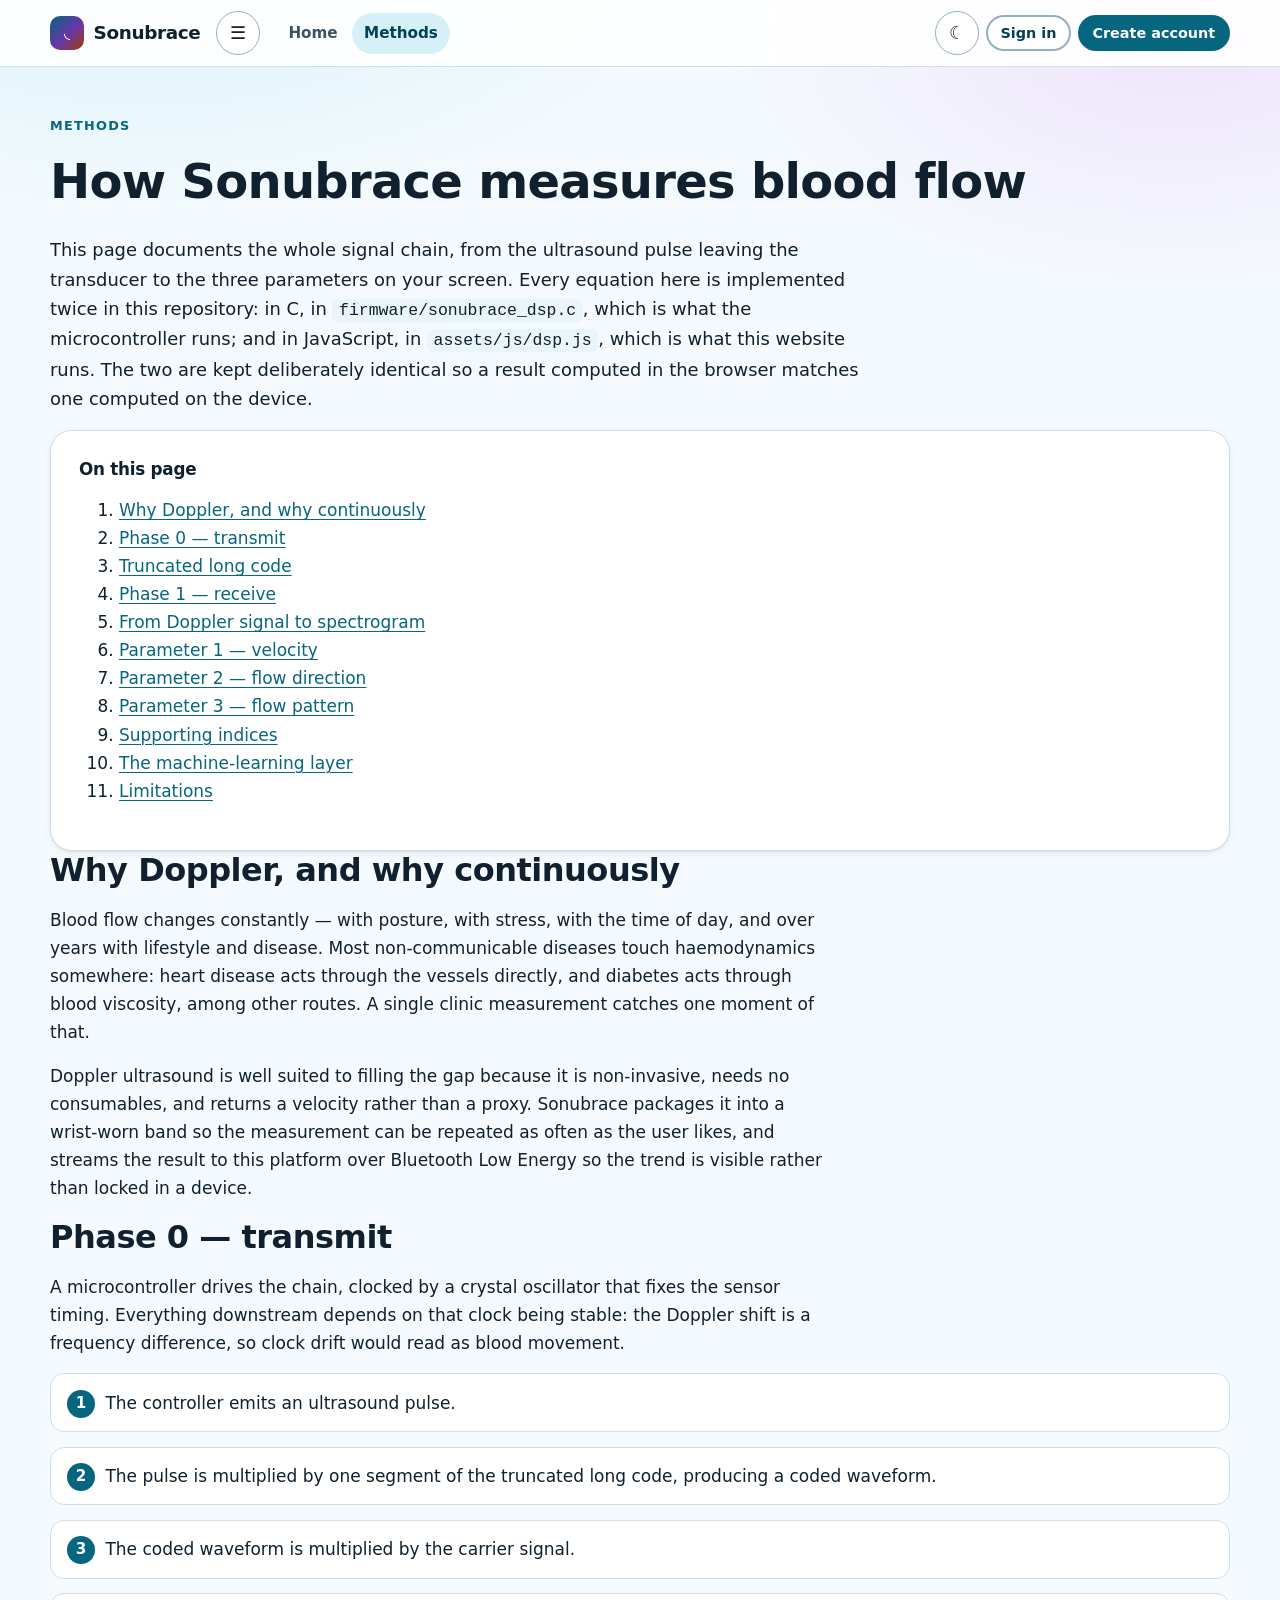
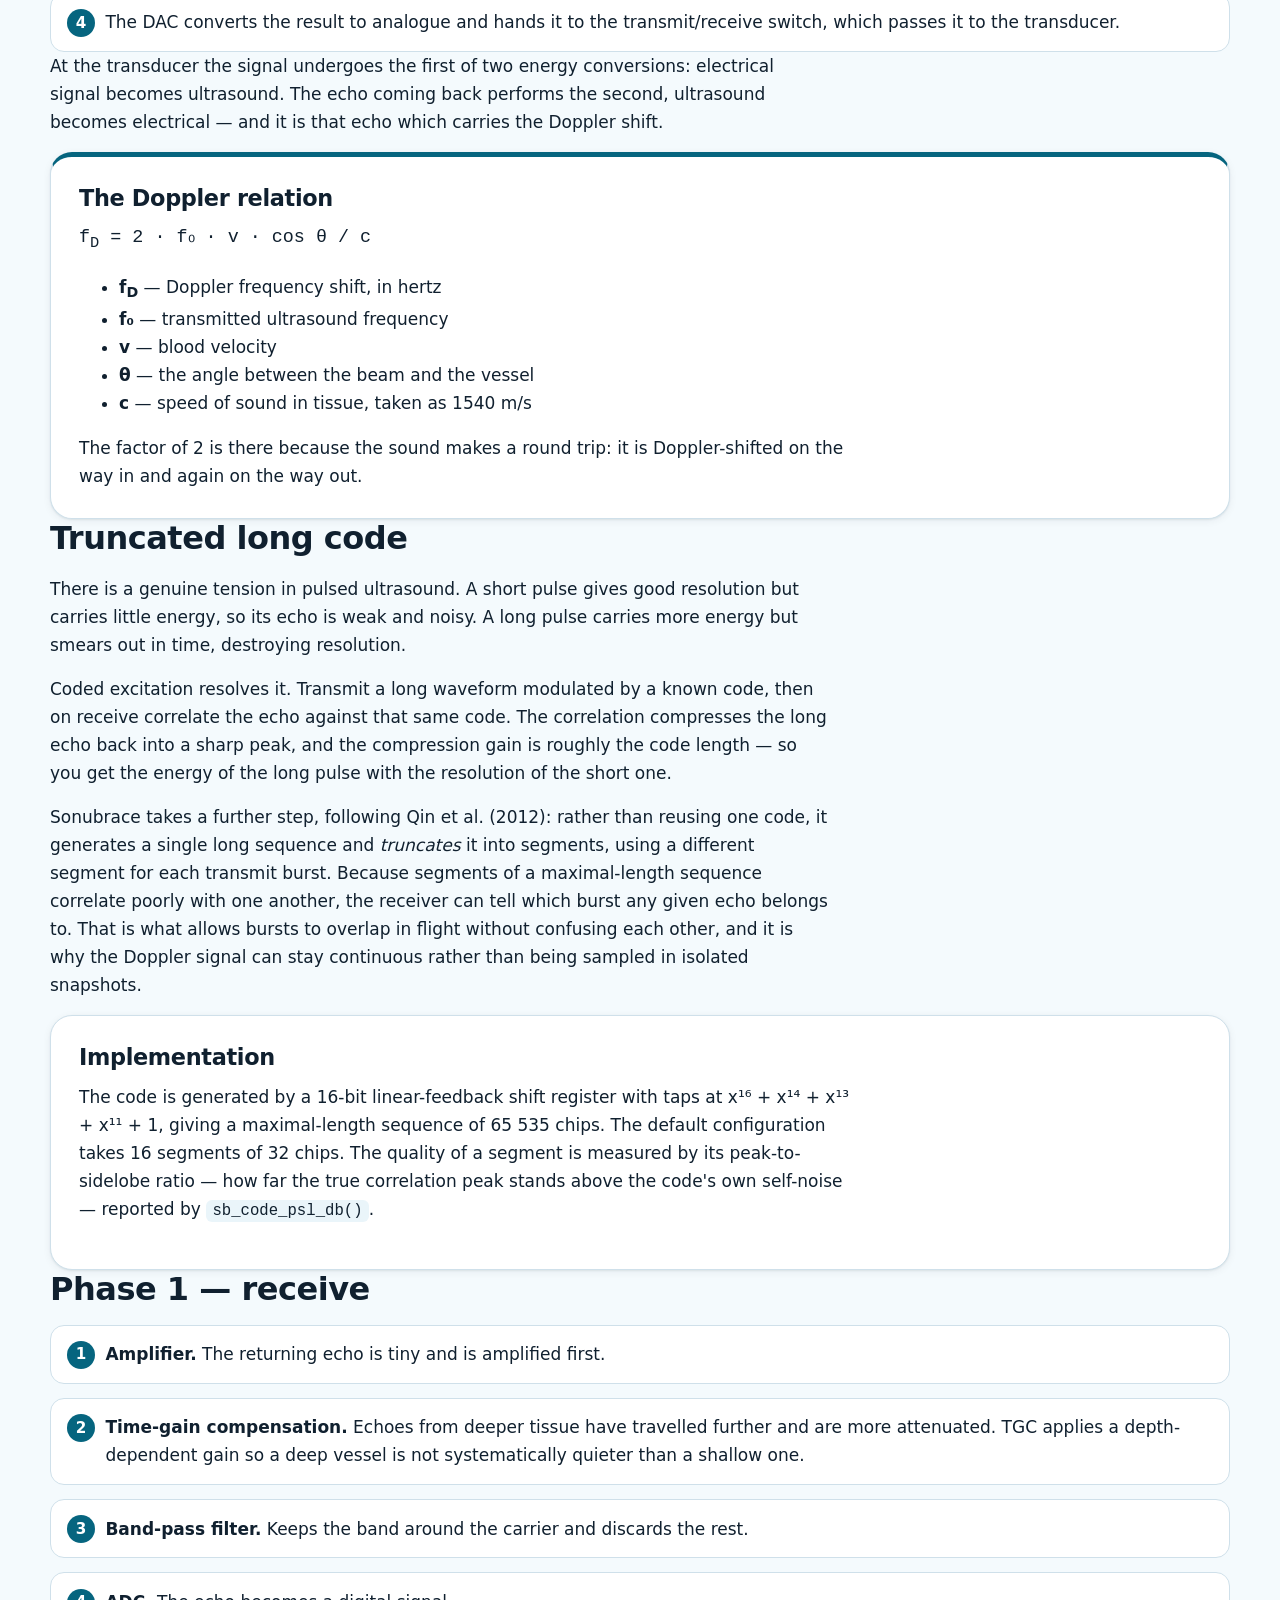
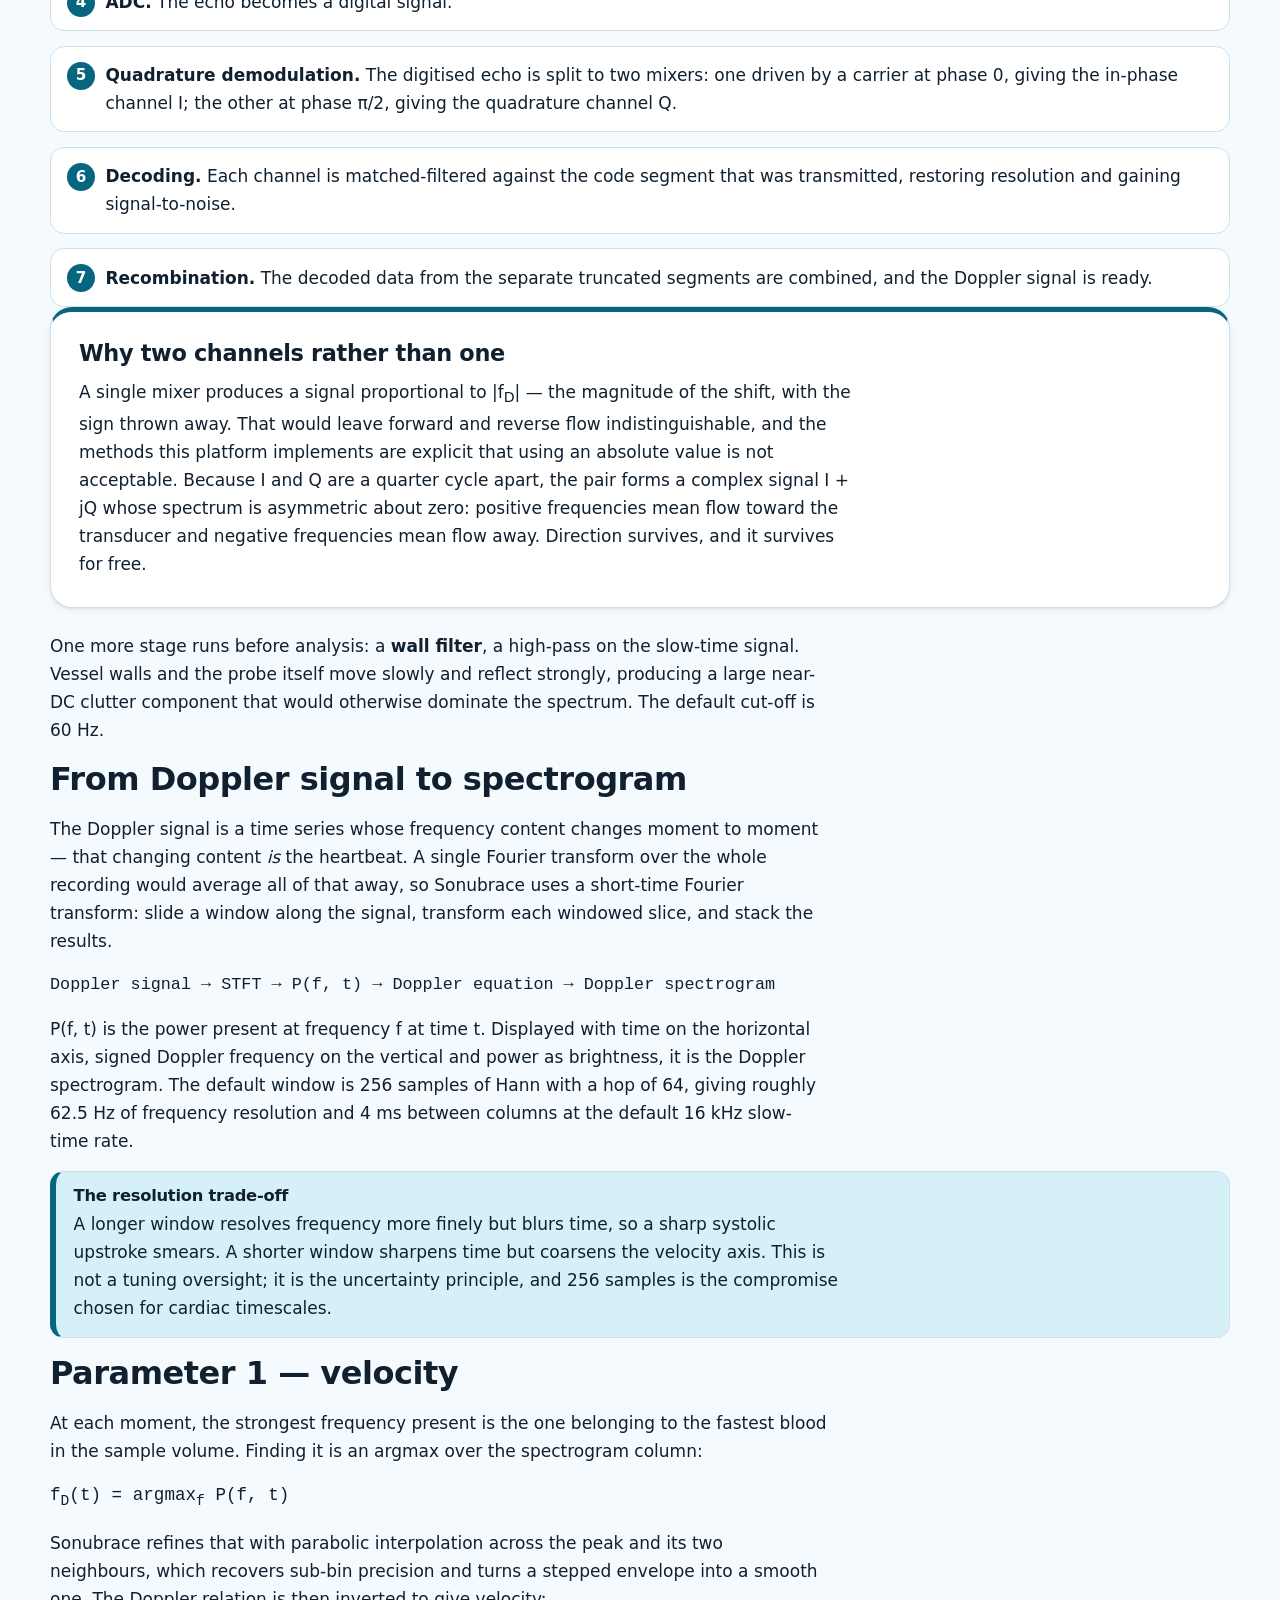
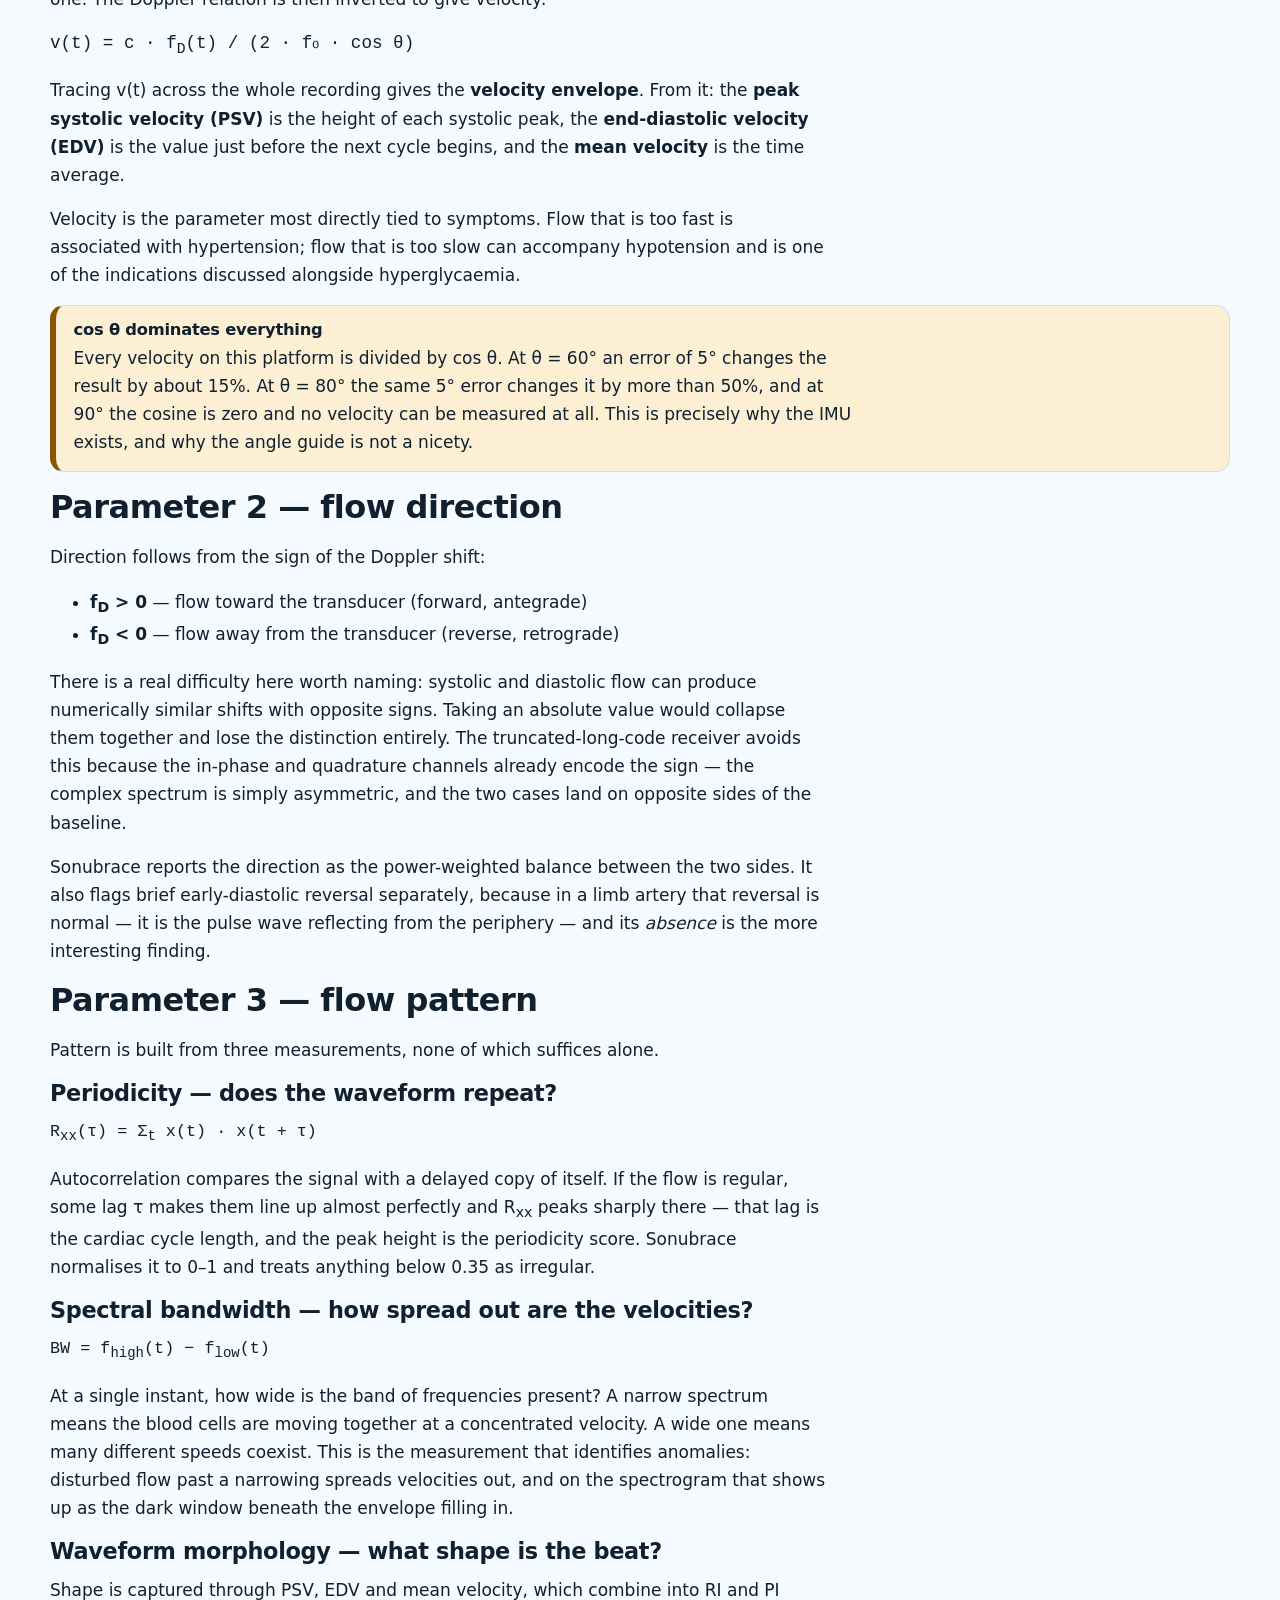
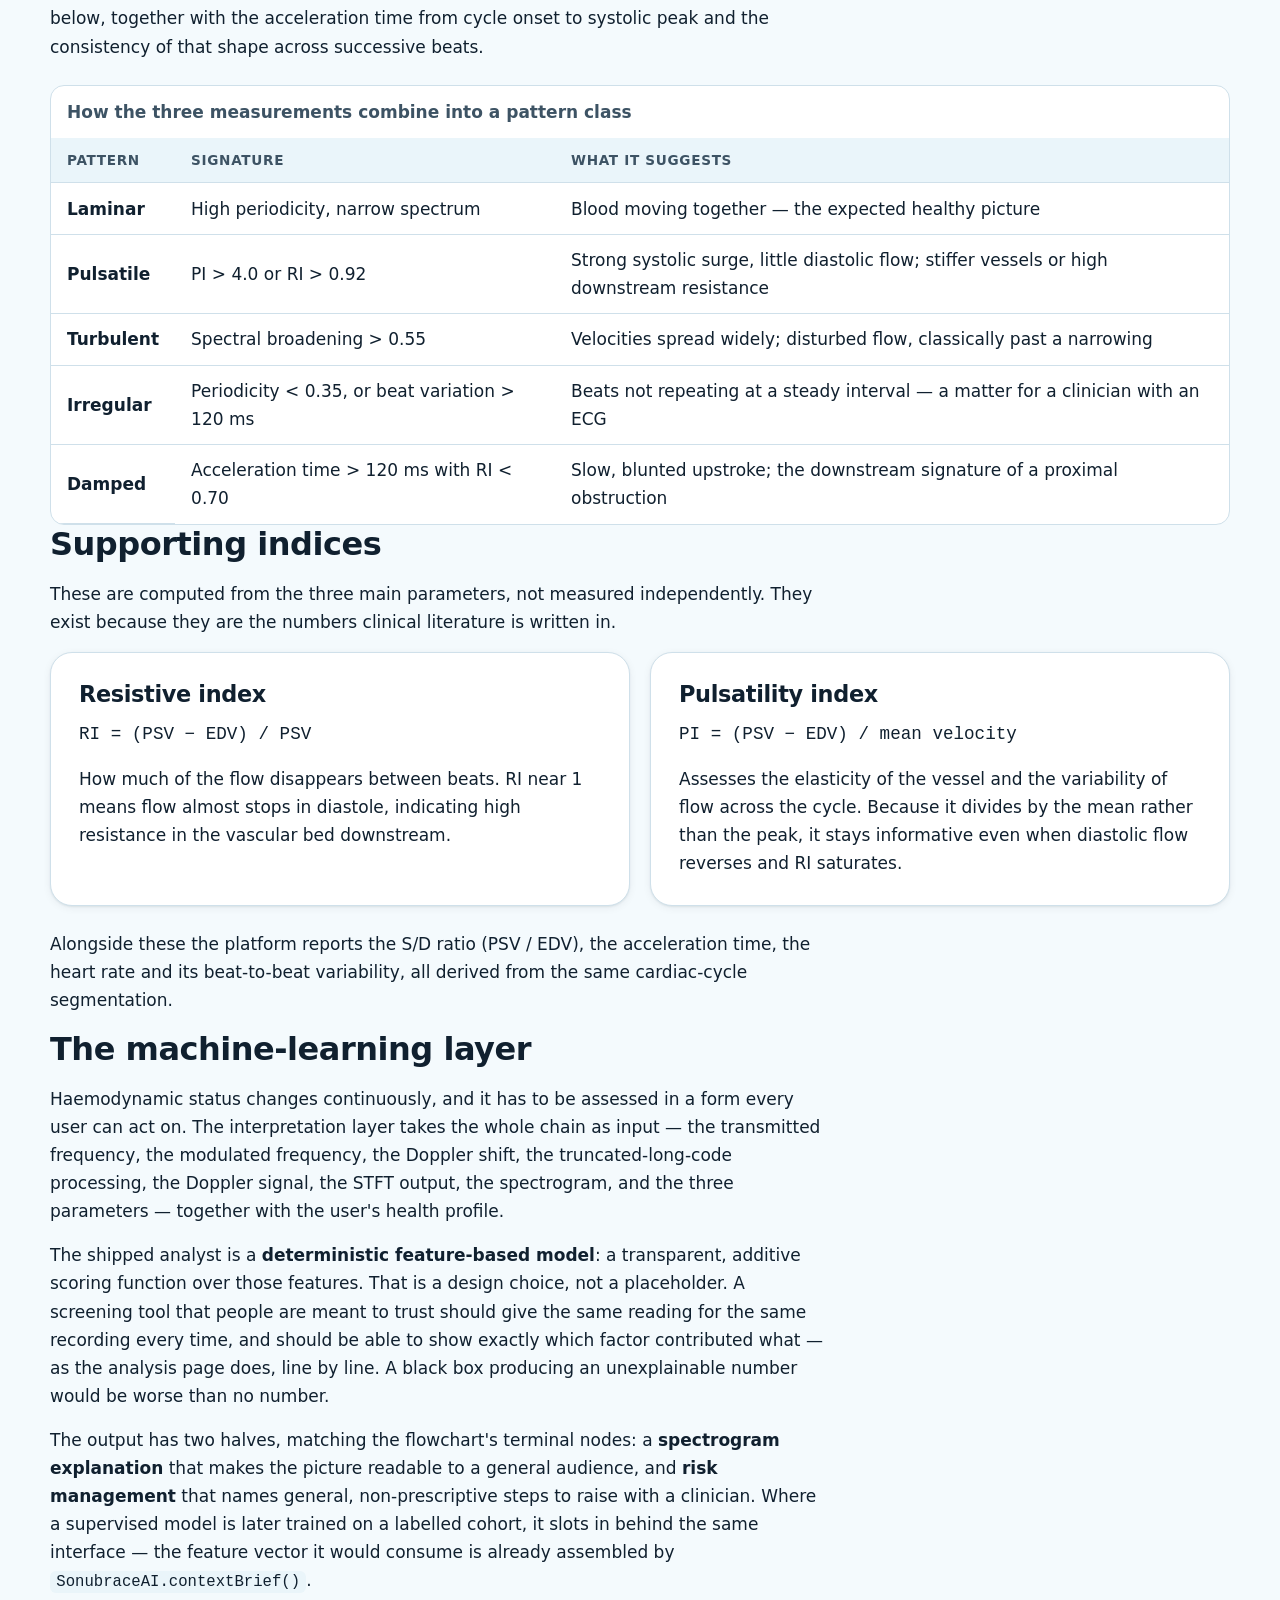
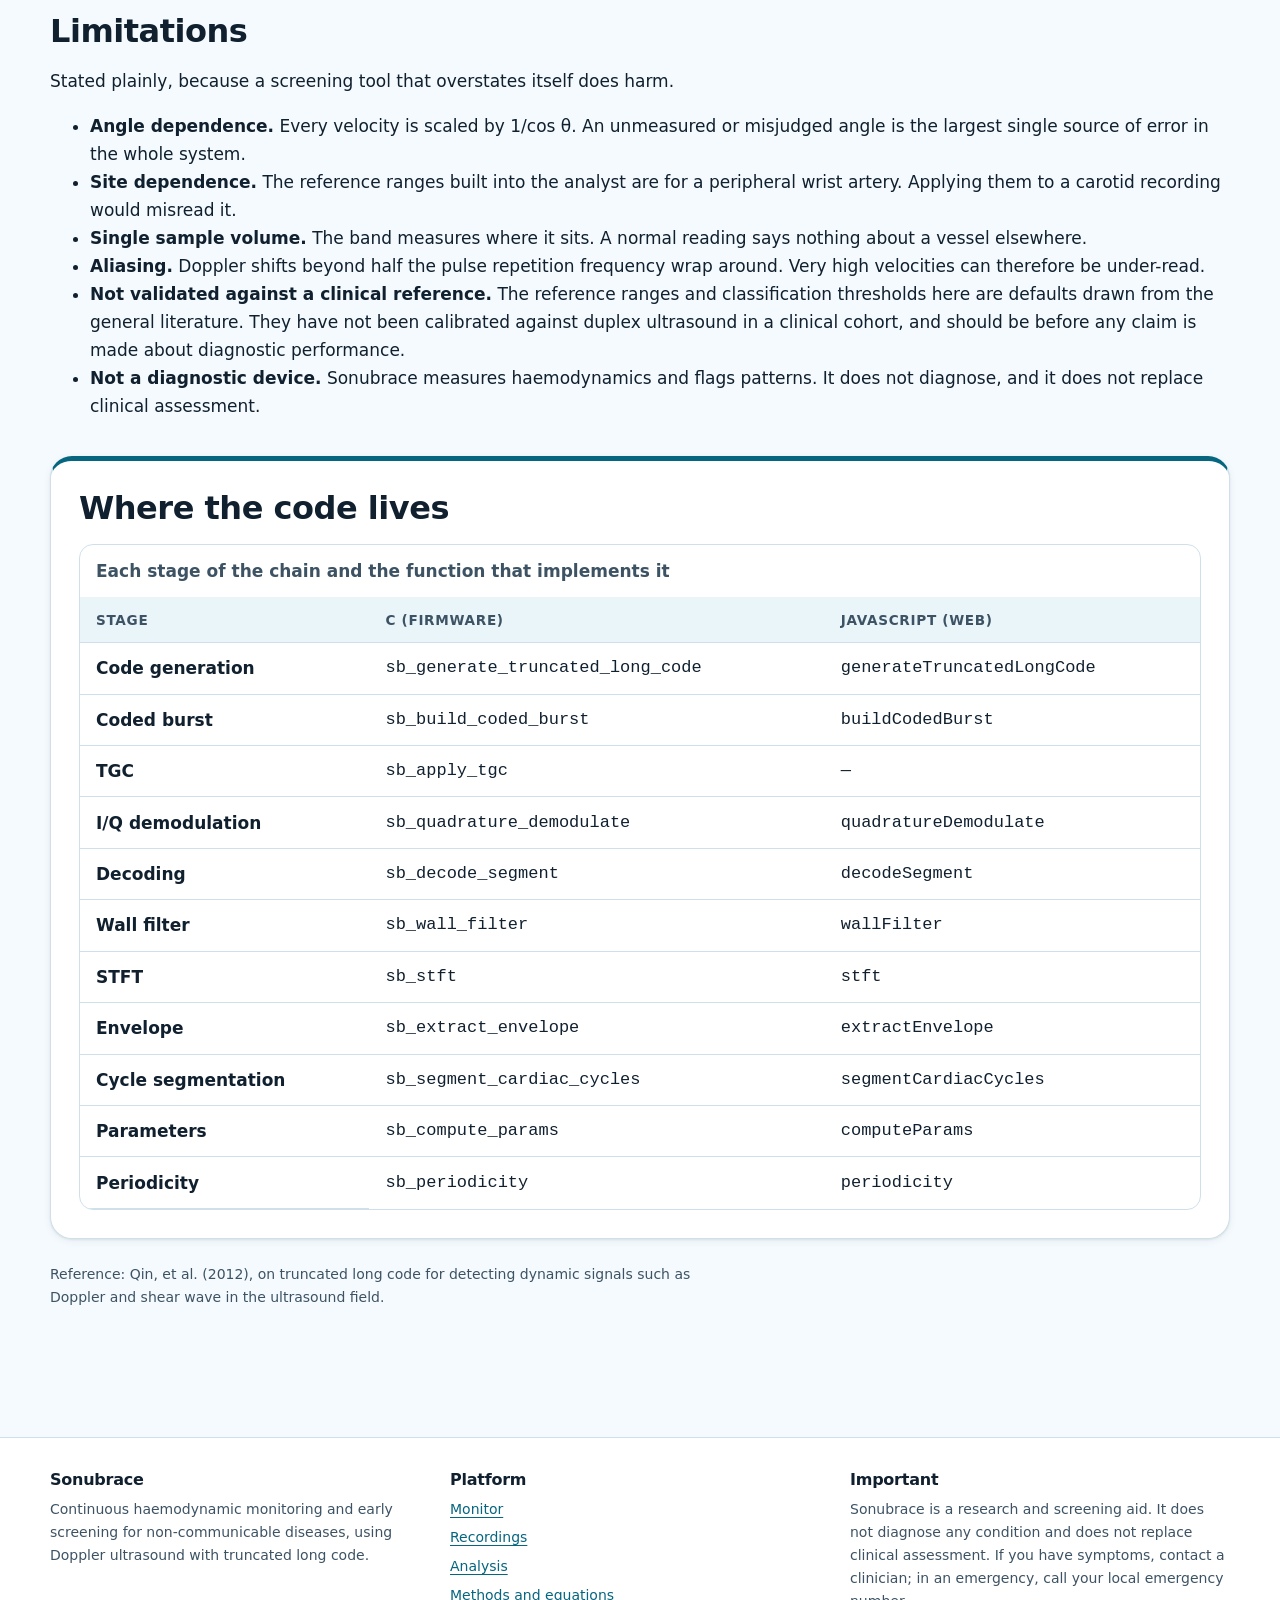
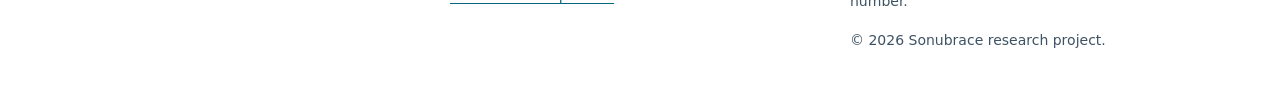
<file: methods.html>
<!DOCTYPE html>
<html lang="en">
<head>
<meta charset="utf-8">
<meta name="viewport" content="width=device-width, initial-scale=1">

<title>Methods — How Sonubrace Measures Blood Flow with Doppler Ultrasound</title>
<meta name="description" content="The full Sonubrace method: truncated long code excitation, quadrature demodulation, matched-filter decoding, short-time Fourier transform, Doppler spectrogram, and the equations behind velocity, flow direction, flow pattern, RI and PI.">
<meta name="keywords" content="Doppler equation, truncated long code, coded excitation, quadrature demodulation, short-time Fourier transform, Doppler spectrogram, resistive index, pulsatility index, autocorrelation periodicity, spectral bandwidth">
<meta name="robots" content="index, follow">
<link rel="canonical" href="https://YOUR-USERNAME.github.io/sonubrace/methods.html">

<meta property="og:type" content="article">
<meta property="og:title" content="How Sonubrace Measures Blood Flow with Doppler Ultrasound">
<meta property="og:description" content="Truncated long code excitation, quadrature demodulation, STFT and the equations behind velocity, flow direction and flow pattern.">
<meta property="og:url" content="https://YOUR-USERNAME.github.io/sonubrace/methods.html">

<meta name="theme-color" content="#06657f">
<link rel="icon" href="data:image/svg+xml,%3Csvg xmlns='http://www.w3.org/2000/svg' viewBox='0 0 32 32'%3E%3Crect width='32' height='32' rx='8' fill='%2306657f'/%3E%3Cpath d='M6 20c3-8 5 6 8-2s5 6 8-4' stroke='%23fff' stroke-width='2.5' fill='none' stroke-linecap='round'/%3E%3C/svg%3E">
<link rel="stylesheet" href="assets/css/sonubrace.css">
<script>try{var t=localStorage.getItem('sonubrace.theme');if(t)document.documentElement.setAttribute('data-theme',t);}catch(e){}</script>

<script type="application/ld+json">
{
  "@context": "https://schema.org",
  "@type": "TechArticle",
  "headline": "How Sonubrace Measures Blood Flow with Doppler Ultrasound",
  "description": "The signal chain and equations behind the Sonubrace haemodynamic monitor: truncated long code excitation, quadrature demodulation, matched-filter decoding, short-time Fourier transform and parameter extraction.",
  "articleSection": "Biomedical signal processing",
  "url": "https://YOUR-USERNAME.github.io/sonubrace/methods.html",
  "about": [
    { "@type": "Thing", "name": "Doppler ultrasound" },
    { "@type": "Thing", "name": "Coded excitation" },
    { "@type": "Thing", "name": "Haemodynamic monitoring" }
  ],
  "citation": "Qin et al. (2012), truncated long code for dynamic signal detection in ultrasound."
}
</script>
</head>

<body>
<a class="skip-link" href="#main">Skip to main content</a>
<header class="site-header" data-sonubrace-header></header>

<main id="main">
  <div class="wrap stack">

    <article>
      <p class="eyebrow">Methods</p>
      <h1>How Sonubrace measures blood flow</h1>
      <p style="font-size:1.12rem">
        This page documents the whole signal chain, from the ultrasound pulse leaving the transducer
        to the three parameters on your screen. Every equation here is implemented twice in this
        repository: in C, in <code>firmware/sonubrace_dsp.c</code>, which is what the microcontroller
        runs; and in JavaScript, in <code>assets/js/dsp.js</code>, which is what this website runs.
        The two are kept deliberately identical so a result computed in the browser matches one
        computed on the device.
      </p>

      <nav aria-label="On this page" class="card">
        <h2 style="font-size:1.05rem">On this page</h2>
        <ol>
          <li><a href="#why">Why Doppler, and why continuously</a></li>
          <li><a href="#phase0">Phase 0 — transmit</a></li>
          <li><a href="#tlc">Truncated long code</a></li>
          <li><a href="#phase1">Phase 1 — receive</a></li>
          <li><a href="#stft">From Doppler signal to spectrogram</a></li>
          <li><a href="#velocity">Parameter 1 — velocity</a></li>
          <li><a href="#direction">Parameter 2 — flow direction</a></li>
          <li><a href="#pattern">Parameter 3 — flow pattern</a></li>
          <li><a href="#support">Supporting indices</a></li>
          <li><a href="#ml">The machine-learning layer</a></li>
          <li><a href="#limits">Limitations</a></li>
        </ol>
      </nav>

      <!-- ================================================== why ========== -->
      <section aria-labelledby="why">
        <h2 id="why">Why Doppler, and why continuously</h2>
        <p>
          Blood flow changes constantly — with posture, with stress, with the time of day, and over
          years with lifestyle and disease. Most non-communicable diseases touch haemodynamics
          somewhere: heart disease acts through the vessels directly, and diabetes acts through blood
          viscosity, among other routes. A single clinic measurement catches one moment of that.
        </p>
        <p>
          Doppler ultrasound is well suited to filling the gap because it is non-invasive, needs no
          consumables, and returns a velocity rather than a proxy. Sonubrace packages it into a
          wrist-worn band so the measurement can be repeated as often as the user likes, and streams
          the result to this platform over Bluetooth Low Energy so the trend is visible rather than
          locked in a device.
        </p>
      </section>

      <!-- ================================================ phase 0 ======== -->
      <section aria-labelledby="phase0">
        <h2 id="phase0">Phase 0 — transmit</h2>
        <p>
          A microcontroller drives the chain, clocked by a crystal oscillator that fixes the sensor
          timing. Everything downstream depends on that clock being stable: the Doppler shift is a
          frequency difference, so clock drift would read as blood movement.
        </p>
        <ol class="steps">
          <li>The controller emits an ultrasound pulse.</li>
          <li>The pulse is multiplied by one segment of the truncated long code, producing a coded
              waveform.</li>
          <li>The coded waveform is multiplied by the carrier signal.</li>
          <li>The DAC converts the result to analogue and hands it to the transmit/receive switch,
              which passes it to the transducer.</li>
        </ol>
        <p>
          At the transducer the signal undergoes the first of two energy conversions: electrical
          signal becomes ultrasound. The echo coming back performs the second, ultrasound becomes
          electrical — and it is that echo which carries the Doppler shift.
        </p>

        <div class="card card-accent">
          <h3>The Doppler relation</h3>
          <p class="mono" style="font-size:1.15rem">f<sub>D</sub> = 2 · f₀ · v · cos θ / c</p>
          <ul>
            <li><strong>f<sub>D</sub></strong> — Doppler frequency shift, in hertz</li>
            <li><strong>f₀</strong> — transmitted ultrasound frequency</li>
            <li><strong>v</strong> — blood velocity</li>
            <li><strong>θ</strong> — the angle between the beam and the vessel</li>
            <li><strong>c</strong> — speed of sound in tissue, taken as 1540 m/s</li>
          </ul>
          <p class="mb-0">
            The factor of 2 is there because the sound makes a round trip: it is Doppler-shifted on
            the way in and again on the way out.
          </p>
        </div>
      </section>

      <!-- ==================================================== TLC ======== -->
      <section aria-labelledby="tlc">
        <h2 id="tlc">Truncated long code</h2>
        <p>
          There is a genuine tension in pulsed ultrasound. A short pulse gives good resolution but
          carries little energy, so its echo is weak and noisy. A long pulse carries more energy but
          smears out in time, destroying resolution.
        </p>
        <p>
          Coded excitation resolves it. Transmit a long waveform modulated by a known code, then on
          receive correlate the echo against that same code. The correlation compresses the long echo
          back into a sharp peak, and the compression gain is roughly the code length — so you get
          the energy of the long pulse with the resolution of the short one.
        </p>
        <p>
          Sonubrace takes a further step, following Qin et al. (2012): rather than reusing one code,
          it generates a single long sequence and <em>truncates</em> it into segments, using a
          different segment for each transmit burst. Because segments of a maximal-length sequence
          correlate poorly with one another, the receiver can tell which burst any given echo belongs
          to. That is what allows bursts to overlap in flight without confusing each other, and it is
          why the Doppler signal can stay continuous rather than being sampled in isolated snapshots.
        </p>

        <div class="card">
          <h3>Implementation</h3>
          <p>
            The code is generated by a 16-bit linear-feedback shift register with taps at
            x¹⁶ + x¹⁴ + x¹³ + x¹¹ + 1, giving a maximal-length sequence of 65 535 chips. The default
            configuration takes 16 segments of 32 chips. The quality of a segment is measured by its
            peak-to-sidelobe ratio — how far the true correlation peak stands above the code's own
            self-noise — reported by <code>sb_code_psl_db()</code>.
          </p>
        </div>
      </section>

      <!-- ================================================ phase 1 ======== -->
      <section aria-labelledby="phase1">
        <h2 id="phase1">Phase 1 — receive</h2>
        <ol class="steps">
          <li><strong>Amplifier.</strong> The returning echo is tiny and is amplified first.</li>
          <li><strong>Time-gain compensation.</strong> Echoes from deeper tissue have travelled
              further and are more attenuated. TGC applies a depth-dependent gain so a deep vessel is
              not systematically quieter than a shallow one.</li>
          <li><strong>Band-pass filter.</strong> Keeps the band around the carrier and discards the
              rest.</li>
          <li><strong>ADC.</strong> The echo becomes a digital signal.</li>
          <li><strong>Quadrature demodulation.</strong> The digitised echo is split to two mixers: one
              driven by a carrier at phase 0, giving the in-phase channel I; the other at phase π/2,
              giving the quadrature channel Q.</li>
          <li><strong>Decoding.</strong> Each channel is matched-filtered against the code segment
              that was transmitted, restoring resolution and gaining signal-to-noise.</li>
          <li><strong>Recombination.</strong> The decoded data from the separate truncated segments
              are combined, and the Doppler signal is ready.</li>
        </ol>

        <div class="card card-accent">
          <h3>Why two channels rather than one</h3>
          <p class="mb-0">
            A single mixer produces a signal proportional to |f<sub>D</sub>| — the magnitude of the
            shift, with the sign thrown away. That would leave forward and reverse flow
            indistinguishable, and the methods this platform implements are explicit that using an
            absolute value is not acceptable. Because I and Q are a quarter cycle apart, the pair
            forms a complex signal I + jQ whose spectrum is asymmetric about zero: positive
            frequencies mean flow toward the transducer and negative frequencies mean flow away.
            Direction survives, and it survives for free.
          </p>
        </div>

        <p class="mt-2">
          One more stage runs before analysis: a <strong>wall filter</strong>, a high-pass on the slow-time
          signal. Vessel walls and the probe itself move slowly and reflect strongly, producing a
          large near-DC clutter component that would otherwise dominate the spectrum. The default
          cut-off is 60 Hz.
        </p>
      </section>

      <!-- =================================================== STFT ======== -->
      <section aria-labelledby="stft">
        <h2 id="stft">From Doppler signal to spectrogram</h2>
        <p>
          The Doppler signal is a time series whose frequency content changes moment to moment — that
          changing content <em>is</em> the heartbeat. A single Fourier transform over the whole
          recording would average all of that away, so Sonubrace uses a short-time Fourier transform:
          slide a window along the signal, transform each windowed slice, and stack the results.
        </p>
        <p class="mono" style="font-size:1.05rem">
          Doppler signal → STFT → P(f, t) → Doppler equation → Doppler spectrogram
        </p>
        <p>
          P(f, t) is the power present at frequency f at time t. Displayed with time on the horizontal
          axis, signed Doppler frequency on the vertical and power as brightness, it is the Doppler
          spectrogram. The default window is 256 samples of Hann with a hop of 64, giving roughly
          62.5 Hz of frequency resolution and 4 ms between columns at the default 16 kHz slow-time rate.
        </p>
        <div class="alert">
          <div>
            <h3>The resolution trade-off</h3>
            <p class="mb-0">
              A longer window resolves frequency more finely but blurs time, so a sharp systolic
              upstroke smears. A shorter window sharpens time but coarsens the velocity axis. This is
              not a tuning oversight; it is the uncertainty principle, and 256 samples is the
              compromise chosen for cardiac timescales.
            </p>
          </div>
        </div>
      </section>

      <!-- =============================================== velocity ======== -->
      <section aria-labelledby="velocity">
        <h2 id="velocity">Parameter 1 — velocity</h2>
        <p>
          At each moment, the strongest frequency present is the one belonging to the fastest blood in
          the sample volume. Finding it is an argmax over the spectrogram column:
        </p>
        <p class="mono" style="font-size:1.1rem">f<sub>D</sub>(t) = argmax<sub>f</sub> P(f, t)</p>
        <p>
          Sonubrace refines that with parabolic interpolation across the peak and its two neighbours,
          which recovers sub-bin precision and turns a stepped envelope into a smooth one. The
          Doppler relation is then inverted to give velocity:
        </p>
        <p class="mono" style="font-size:1.1rem">v(t) = c · f<sub>D</sub>(t) / (2 · f₀ · cos θ)</p>
        <p>
          Tracing v(t) across the whole recording gives the <strong>velocity envelope</strong>. From it:
          the <strong>peak systolic velocity (PSV)</strong> is the height of each systolic peak, the
          <strong>end-diastolic velocity (EDV)</strong> is the value just before the next cycle begins,
          and the <strong>mean velocity</strong> is the time average.
        </p>
        <p>
          Velocity is the parameter most directly tied to symptoms. Flow that is too fast is
          associated with hypertension; flow that is too slow can accompany hypotension and is one of
          the indications discussed alongside hyperglycaemia.
        </p>

        <div class="alert alert-warn">
          <div>
            <h3>cos θ dominates everything</h3>
            <p class="mb-0">
              Every velocity on this platform is divided by cos θ. At θ = 60° an error of 5° changes
              the result by about 15%. At θ = 80° the same 5° error changes it by more than 50%, and
              at 90° the cosine is zero and no velocity can be measured at all. This is precisely why
              the IMU exists, and why the angle guide is not a nicety.
            </p>
          </div>
        </div>
      </section>

      <!-- ============================================== direction ======== -->
      <section aria-labelledby="direction">
        <h2 id="direction">Parameter 2 — flow direction</h2>
        <p>Direction follows from the sign of the Doppler shift:</p>
        <ul>
          <li><strong>f<sub>D</sub> &gt; 0</strong> — flow toward the transducer (forward, antegrade)</li>
          <li><strong>f<sub>D</sub> &lt; 0</strong> — flow away from the transducer (reverse, retrograde)</li>
        </ul>
        <p>
          There is a real difficulty here worth naming: systolic and diastolic flow can produce
          numerically similar shifts with opposite signs. Taking an absolute value would collapse
          them together and lose the distinction entirely. The truncated-long-code receiver avoids
          this because the in-phase and quadrature channels already encode the sign — the complex
          spectrum is simply asymmetric, and the two cases land on opposite sides of the baseline.
        </p>
        <p>
          Sonubrace reports the direction as the power-weighted balance between the two sides. It also
          flags brief early-diastolic reversal separately, because in a limb artery that reversal is
          normal — it is the pulse wave reflecting from the periphery — and its <em>absence</em> is
          the more interesting finding.
        </p>
      </section>

      <!-- ================================================ pattern ======== -->
      <section aria-labelledby="pattern">
        <h2 id="pattern">Parameter 3 — flow pattern</h2>
        <p>Pattern is built from three measurements, none of which suffices alone.</p>

        <h3>Periodicity — does the waveform repeat?</h3>
        <p class="mono" style="font-size:1.05rem">R<sub>xx</sub>(τ) = Σ<sub>t</sub> x(t) · x(t + τ)</p>
        <p>
          Autocorrelation compares the signal with a delayed copy of itself. If the flow is regular,
          some lag τ makes them line up almost perfectly and R<sub>xx</sub> peaks sharply there — that
          lag is the cardiac cycle length, and the peak height is the periodicity score. Sonubrace
          normalises it to 0–1 and treats anything below 0.35 as irregular.
        </p>

        <h3>Spectral bandwidth — how spread out are the velocities?</h3>
        <p class="mono" style="font-size:1.05rem">BW = f<sub>high</sub>(t) − f<sub>low</sub>(t)</p>
        <p>
          At a single instant, how wide is the band of frequencies present? A narrow spectrum means
          the blood cells are moving together at a concentrated velocity. A wide one means many
          different speeds coexist. This is the measurement that identifies anomalies: disturbed flow
          past a narrowing spreads velocities out, and on the spectrogram that shows up as the dark
          window beneath the envelope filling in.
        </p>

        <h3>Waveform morphology — what shape is the beat?</h3>
        <p>
          Shape is captured through PSV, EDV and mean velocity, which combine into RI and PI below,
          together with the acceleration time from cycle onset to systolic peak and the consistency
          of that shape across successive beats.
        </p>

        <div class="table-scroll mt-2">
          <table>
            <caption>How the three measurements combine into a pattern class</caption>
            <thead>
              <tr><th scope="col">Pattern</th><th scope="col">Signature</th><th scope="col">What it suggests</th></tr>
            </thead>
            <tbody>
              <tr><th scope="row">Laminar</th>
                  <td>High periodicity, narrow spectrum</td>
                  <td>Blood moving together — the expected healthy picture</td></tr>
              <tr><th scope="row">Pulsatile</th>
                  <td>PI &gt; 4.0 or RI &gt; 0.92</td>
                  <td>Strong systolic surge, little diastolic flow; stiffer vessels or high downstream resistance</td></tr>
              <tr><th scope="row">Turbulent</th>
                  <td>Spectral broadening &gt; 0.55</td>
                  <td>Velocities spread widely; disturbed flow, classically past a narrowing</td></tr>
              <tr><th scope="row">Irregular</th>
                  <td>Periodicity &lt; 0.35, or beat variation &gt; 120 ms</td>
                  <td>Beats not repeating at a steady interval — a matter for a clinician with an ECG</td></tr>
              <tr><th scope="row">Damped</th>
                  <td>Acceleration time &gt; 120 ms with RI &lt; 0.70</td>
                  <td>Slow, blunted upstroke; the downstream signature of a proximal obstruction</td></tr>
            </tbody>
          </table>
        </div>
      </section>

      <!-- ================================================ support ======== -->
      <section aria-labelledby="support">
        <h2 id="support">Supporting indices</h2>
        <p>
          These are computed from the three main parameters, not measured independently. They exist
          because they are the numbers clinical literature is written in.
        </p>

        <div class="grid grid-2">
          <div class="card">
            <h3>Resistive index</h3>
            <p class="mono" style="font-size:1.1rem">RI = (PSV − EDV) / PSV</p>
            <p class="mb-0">
              How much of the flow disappears between beats. RI near 1 means flow almost stops in
              diastole, indicating high resistance in the vascular bed downstream.
            </p>
          </div>
          <div class="card">
            <h3>Pulsatility index</h3>
            <p class="mono" style="font-size:1.1rem">PI = (PSV − EDV) / mean velocity</p>
            <p class="mb-0">
              Assesses the elasticity of the vessel and the variability of flow across the cycle.
              Because it divides by the mean rather than the peak, it stays informative even when
              diastolic flow reverses and RI saturates.
            </p>
          </div>
        </div>

        <p class="mt-2">
          Alongside these the platform reports the S/D ratio (PSV / EDV), the acceleration time, the
          heart rate and its beat-to-beat variability, all derived from the same cardiac-cycle
          segmentation.
        </p>
      </section>

      <!-- ===================================================== ML ======== -->
      <section aria-labelledby="ml">
        <h2 id="ml">The machine-learning layer</h2>
        <p>
          Haemodynamic status changes continuously, and it has to be assessed in a form every user can
          act on. The interpretation layer takes the whole chain as input — the transmitted frequency,
          the modulated frequency, the Doppler shift, the truncated-long-code processing, the Doppler
          signal, the STFT output, the spectrogram, and the three parameters — together with the
          user's health profile.
        </p>
        <p>
          The shipped analyst is a <strong>deterministic feature-based model</strong>: a transparent,
          additive scoring function over those features. That is a design choice, not a placeholder.
          A screening tool that people are meant to trust should give the same reading for the same
          recording every time, and should be able to show exactly which factor contributed what — as
          the analysis page does, line by line. A black box producing an unexplainable number would be
          worse than no number.
        </p>
        <p>
          The output has two halves, matching the flowchart's terminal nodes: a
          <strong>spectrogram explanation</strong> that makes the picture readable to a general
          audience, and <strong>risk management</strong> that names general, non-prescriptive steps to
          raise with a clinician. Where a supervised model is later trained on a labelled cohort, it
          slots in behind the same interface — the feature vector it would consume is already assembled
          by <code>SonubraceAI.contextBrief()</code>.
        </p>
      </section>

      <!-- ================================================ limits ========= -->
      <section aria-labelledby="limits">
        <h2 id="limits">Limitations</h2>
        <p>Stated plainly, because a screening tool that overstates itself does harm.</p>
        <ul>
          <li><strong>Angle dependence.</strong> Every velocity is scaled by 1/cos θ. An unmeasured or
              misjudged angle is the largest single source of error in the whole system.</li>
          <li><strong>Site dependence.</strong> The reference ranges built into the analyst are for a
              peripheral wrist artery. Applying them to a carotid recording would misread it.</li>
          <li><strong>Single sample volume.</strong> The band measures where it sits. A normal reading
              says nothing about a vessel elsewhere.</li>
          <li><strong>Aliasing.</strong> Doppler shifts beyond half the pulse repetition frequency
              wrap around. Very high velocities can therefore be under-read.</li>
          <li><strong>Not validated against a clinical reference.</strong> The reference ranges and
              classification thresholds here are defaults drawn from the general literature. They
              have not been calibrated against duplex ultrasound in a clinical cohort, and should be
              before any claim is made about diagnostic performance.</li>
          <li><strong>Not a diagnostic device.</strong> Sonubrace measures haemodynamics and flags
              patterns. It does not diagnose, and it does not replace clinical assessment.</li>
        </ul>
      </section>

      <section class="card card-accent mt-3">
        <h2>Where the code lives</h2>
        <div class="table-scroll">
          <table>
            <caption>Each stage of the chain and the function that implements it</caption>
            <thead>
              <tr><th scope="col">Stage</th><th scope="col">C (firmware)</th><th scope="col">JavaScript (web)</th></tr>
            </thead>
            <tbody>
              <tr><th scope="row">Code generation</th><td class="mono">sb_generate_truncated_long_code</td><td class="mono">generateTruncatedLongCode</td></tr>
              <tr><th scope="row">Coded burst</th><td class="mono">sb_build_coded_burst</td><td class="mono">buildCodedBurst</td></tr>
              <tr><th scope="row">TGC</th><td class="mono">sb_apply_tgc</td><td class="mono">—</td></tr>
              <tr><th scope="row">I/Q demodulation</th><td class="mono">sb_quadrature_demodulate</td><td class="mono">quadratureDemodulate</td></tr>
              <tr><th scope="row">Decoding</th><td class="mono">sb_decode_segment</td><td class="mono">decodeSegment</td></tr>
              <tr><th scope="row">Wall filter</th><td class="mono">sb_wall_filter</td><td class="mono">wallFilter</td></tr>
              <tr><th scope="row">STFT</th><td class="mono">sb_stft</td><td class="mono">stft</td></tr>
              <tr><th scope="row">Envelope</th><td class="mono">sb_extract_envelope</td><td class="mono">extractEnvelope</td></tr>
              <tr><th scope="row">Cycle segmentation</th><td class="mono">sb_segment_cardiac_cycles</td><td class="mono">segmentCardiacCycles</td></tr>
              <tr><th scope="row">Parameters</th><td class="mono">sb_compute_params</td><td class="mono">computeParams</td></tr>
              <tr><th scope="row">Periodicity</th><td class="mono">sb_periodicity</td><td class="mono">periodicity</td></tr>
            </tbody>
          </table>
        </div>
      </section>

      <p class="small muted mt-2">
        Reference: Qin, et al. (2012), on truncated long code for detecting dynamic signals such as
        Doppler and shear wave in the ultrasound field.
      </p>
    </article>

  </div>
</main>

<footer class="site-footer" data-sonubrace-footer></footer>

<script src="assets/js/config.js"></script>
<script src="assets/js/db.js"></script>
<script src="assets/js/ui.js"></script>
<script>SonubraceUI.boot();</script>
</body>
</html>
</file>
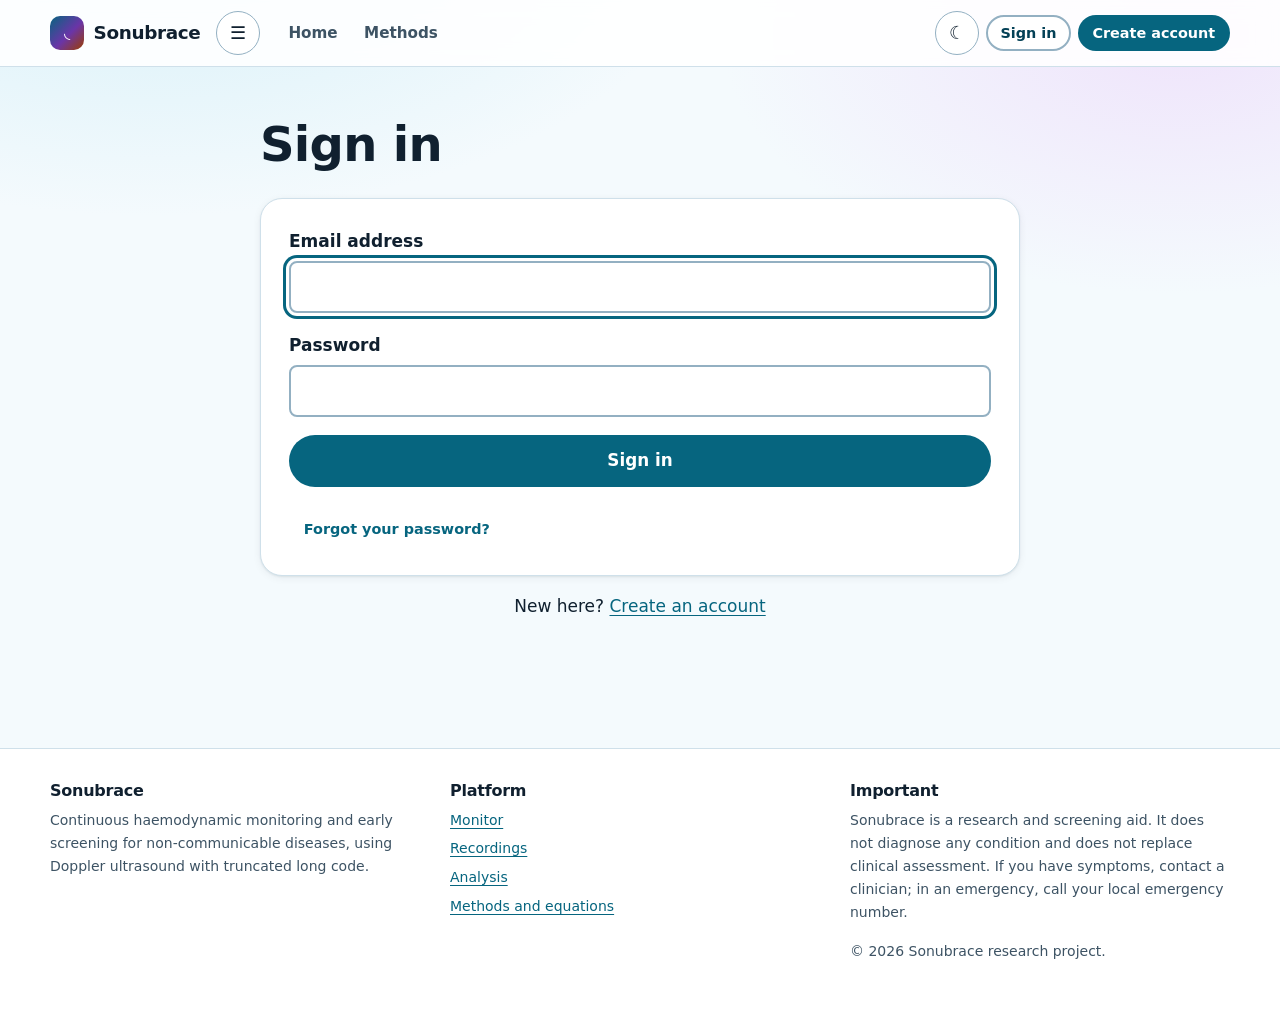
<file: profile.html>
<!DOCTYPE html>
<html lang="en">
<head>
<meta charset="utf-8">
<meta name="viewport" content="width=device-width, initial-scale=1">
<title>Your health profile — Sonubrace</title>
<meta name="description" content="The health questionnaire that Sonubrace combines with your Doppler parameters to interpret each recording against your own circumstances.">
<link rel="canonical" href="https://YOUR-USERNAME.github.io/sonubrace/profile.html">
<meta name="robots" content="noindex, follow">
<meta name="theme-color" content="#06657f">
<link rel="icon" href="data:image/svg+xml,%3Csvg xmlns='http://www.w3.org/2000/svg' viewBox='0 0 32 32'%3E%3Crect width='32' height='32' rx='8' fill='%2306657f'/%3E%3Cpath d='M6 20c3-8 5 6 8-2s5 6 8-4' stroke='%23fff' stroke-width='2.5' fill='none' stroke-linecap='round'/%3E%3C/svg%3E">
<link rel="stylesheet" href="assets/css/sonubrace.css">
<script>try{var t=localStorage.getItem('sonubrace.theme');if(t)document.documentElement.setAttribute('data-theme',t);}catch(e){}</script>
</head>

<body>
<a class="skip-link" href="#main">Skip to main content</a>
<header class="site-header" data-sonubrace-header></header>

<main id="main">
  <div class="wrap-narrow stack">

    <h1>Your health profile</h1>
    <p>
      These answers are the non-signal half of the analysis. Doppler numbers alone cannot tell a
      raised velocity in a 25-year-old athlete from a raised velocity in a 70-year-old smoker — your
      profile is what lets the analyst tell the difference.
    </p>

    <div class="alert">
      <div>
        <h3>Everything here is optional except age</h3>
        <p class="mb-0">Leave anything blank and the analysis simply weighs fewer factors. You can
        change any answer later, and you can export or delete all of it from the Recordings page.</p>
      </div>
    </div>

    <form id="profile-form" novalidate>
      <div data-error-summary hidden></div>

      <!-- ============================================= basics =========== -->
      <fieldset>
        <legend>About you</legend>

        <div class="grid grid-2">
          <div class="field">
            <label for="age">Age <span aria-hidden="true">*</span><span class="visually-hidden">(required)</span></label>
            <span class="hint" id="age-hint">In years. Age changes what counts as a normal velocity and resistive index.</span>
            <input type="number" id="age" name="age" min="1" max="120" inputmode="numeric"
                   required aria-describedby="age-hint">
          </div>

          <div class="field">
            <label for="sex">Sex</label>
            <span class="hint" id="sex-hint">Recorded because reference velocity ranges differ slightly.</span>
            <select id="sex" name="sex" aria-describedby="sex-hint">
              <option value="">Prefer not to say</option>
              <option value="female">Female</option>
              <option value="male">Male</option>
              <option value="intersex">Intersex</option>
            </select>
          </div>

          <div class="field">
            <label for="height_cm">Height</label>
            <span class="hint" id="height-hint">In centimetres.</span>
            <input type="number" id="height_cm" name="height_cm" min="60" max="250" step="0.5"
                   inputmode="decimal" aria-describedby="height-hint">
          </div>

          <div class="field">
            <label for="weight_kg">Weight</label>
            <span class="hint" id="weight-hint">In kilograms. Used with height to compute BMI.</span>
            <input type="number" id="weight_kg" name="weight_kg" min="20" max="300" step="0.1"
                   inputmode="decimal" aria-describedby="weight-hint">
          </div>
        </div>

        <p class="small" id="bmi-readout" aria-live="polite"></p>
      </fieldset>

      <!-- ======================================== vital signs =========== -->
      <fieldset>
        <legend>Recent vital signs</legend>
        <p class="small muted">If you have measured these recently, they sharpen the interpretation
        considerably. Blood pressure and velocity are two views of the same circulation.</p>

        <div class="grid grid-3">
          <div class="field">
            <label for="systolic">Systolic blood pressure</label>
            <span class="hint" id="sys-hint">The upper number, in mmHg.</span>
            <input type="number" id="systolic" name="systolic_mmhg" min="60" max="260"
                   inputmode="numeric" aria-describedby="sys-hint">
          </div>
          <div class="field">
            <label for="diastolic">Diastolic blood pressure</label>
            <span class="hint" id="dia-hint">The lower number, in mmHg.</span>
            <input type="number" id="diastolic" name="diastolic_mmhg" min="30" max="160"
                   inputmode="numeric" aria-describedby="dia-hint">
          </div>
          <div class="field">
            <label for="glucose">Fasting glucose</label>
            <span class="hint" id="glu-hint">In mg/dL, if you know it.</span>
            <input type="number" id="glucose" name="fasting_glucose" min="40" max="500"
                   inputmode="numeric" aria-describedby="glu-hint">
          </div>
        </div>
      </fieldset>

      <!-- ========================================== conditions ========== -->
      <fieldset>
        <legend>Diagnosed conditions</legend>
        <p class="small muted">Tick any a clinician has diagnosed. These carry the most weight in the
        risk model, because a known condition changes what a given waveform means.</p>

        <div class="check-grid">
          <label class="check"><input type="checkbox" name="conditions" value="hypertension"><span>High blood pressure (hypertension)</span></label>
          <label class="check"><input type="checkbox" name="conditions" value="diabetes"><span>Diabetes (type 1 or 2)</span></label>
          <label class="check"><input type="checkbox" name="conditions" value="high_cholesterol"><span>High cholesterol</span></label>
          <label class="check"><input type="checkbox" name="conditions" value="heart_disease"><span>Heart disease</span></label>
          <label class="check"><input type="checkbox" name="conditions" value="stroke"><span>Previous stroke or TIA</span></label>
          <label class="check"><input type="checkbox" name="conditions" value="kidney"><span>Kidney disease</span></label>
          <label class="check"><input type="checkbox" name="conditions" value="peripheral_artery"><span>Peripheral artery disease</span></label>
          <label class="check"><input type="checkbox" name="conditions" value="anaemia"><span>Anaemia</span></label>
          <label class="check"><input type="checkbox" name="conditions" value="thyroid"><span>Thyroid disorder</span></label>
        </div>
      </fieldset>

      <!-- =========================================== lifestyle ========== -->
      <fieldset>
        <legend>Lifestyle</legend>

        <div class="grid grid-2">
          <div class="field">
            <label for="smoking">Smoking</label>
            <select id="smoking" name="smoking">
              <option value="never">Never smoked</option>
              <option value="former">Used to smoke</option>
              <option value="current">Currently smoke</option>
            </select>
          </div>

          <div class="field">
            <label for="activity">Physical activity</label>
            <span class="hint" id="act-hint">Roughly, in a typical week.</span>
            <select id="activity" name="activity" aria-describedby="act-hint">
              <option value="active">Active — exercise most days</option>
              <option value="moderate">Moderate — some exercise weekly</option>
              <option value="light">Light — occasional exercise</option>
              <option value="sedentary">Sedentary — little or none</option>
            </select>
          </div>

          <div class="field">
            <label for="alcohol">Alcohol</label>
            <select id="alcohol" name="alcohol">
              <option value="none">None</option>
              <option value="occasional">Occasional</option>
              <option value="regular">Regular</option>
              <option value="heavy">Heavy</option>
            </select>
          </div>

          <div class="field">
            <label for="sleep">Typical sleep</label>
            <span class="hint" id="sleep-hint">Hours per night.</span>
            <input type="number" id="sleep" name="sleep_hours" min="0" max="16" step="0.5"
                   inputmode="decimal" aria-describedby="sleep-hint">
          </div>
        </div>

        <label class="check" style="margin-top:.5rem">
          <input type="checkbox" id="family_history" name="family_history">
          <span>A parent or sibling has had heart disease, stroke or diabetes</span>
        </label>
      </fieldset>

      <!-- ========================================= recording ============ -->
      <fieldset>
        <legend>Recording setup</legend>
        <p class="small muted">Where you wear the band, and at what angle. These feed straight into
        the velocity equation, so getting them right matters more than anything else on this page.</p>

        <div class="grid grid-2">
          <div class="field">
            <label for="site">Measurement site</label>
            <select id="site" name="site">
              <option value="radial">Radial artery (wrist)</option>
              <option value="ulnar">Ulnar artery (wrist)</option>
              <option value="brachial">Brachial artery (upper arm)</option>
              <option value="carotid">Carotid artery (neck)</option>
              <option value="other">Other</option>
            </select>
          </div>

          <div class="field">
            <label for="angle">Insonation angle</label>
            <span class="hint" id="angle-hint">
              Degrees between the beam and the vessel. Velocity scales with cos θ, so this is the
              single most influential setting. 60° is the default and the safest choice.
            </span>
            <input type="number" id="angle" name="angle_deg" min="0" max="89" step="1"
                   value="60" inputmode="numeric" aria-describedby="angle-hint">
          </div>
        </div>

        <div class="field">
          <label for="medications">Medications you take regularly</label>
          <span class="hint" id="meds-hint">
            Free text. Several common medications change blood flow directly, so the analyst notes
            them. Sonubrace will never suggest you start, stop or change any medication.
          </span>
          <textarea id="medications" name="medications" rows="3" aria-describedby="meds-hint"></textarea>
        </div>
      </fieldset>

      <div class="row">
        <button type="submit" class="btn btn-lg" id="submit">Save profile</button>
        <a class="btn btn-lg btn-secondary" href="app.html">Skip to the monitor</a>
      </div>
    </form>

  </div>
</main>

<footer class="site-footer" data-sonubrace-footer></footer>

<script src="assets/js/config.js"></script>
<script src="assets/js/db.js"></script>
<script src="assets/js/ai.js"></script>
<script src="assets/js/ui.js"></script>
<script>
(function () {
  'use strict';
  var UI = SonubraceUI, DB = SonubraceDB;
  var form = document.getElementById('profile-form');

  UI.boot({ requireAuth: true }).then(function (user) {
    if (!user) return;
    return DB.getProfile().then(fill);
  }).catch(function (e) { console.error(e); });

  /* Restore a saved profile into the form. */
  function fill(profile) {
    if (!profile) return;
    ['age','sex','height_cm','weight_kg','smoking','activity','alcohol','site'].forEach(function (k) {
      var el = form.elements[k];
      if (el && profile[k] !== null && profile[k] !== undefined) el.value = profile[k];
    });
    if (profile.systolic_mmhg)  document.getElementById('systolic').value = profile.systolic_mmhg;
    if (profile.diastolic_mmhg) document.getElementById('diastolic').value = profile.diastolic_mmhg;
    if (profile.fasting_glucose) document.getElementById('glucose').value = profile.fasting_glucose;
    if (profile.sleep_hours)    document.getElementById('sleep').value = profile.sleep_hours;
    if (profile.angle_deg)      document.getElementById('angle').value = profile.angle_deg;
    if (profile.medications)    document.getElementById('medications').value = profile.medications;
    document.getElementById('family_history').checked = !!profile.family_history;

    (profile.conditions || []).forEach(function (c) {
      var box = form.querySelector('input[name="conditions"][value="' + c + '"]');
      if (box) box.checked = true;
    });
    updateBmi();
  }

  /* BMI shown as soon as both numbers exist — immediate feedback beats a
     number that only appears after saving. */
  function updateBmi() {
    var h = Number(document.getElementById('height_cm').value);
    var w = Number(document.getElementById('weight_kg').value);
    var out = document.getElementById('bmi-readout');
    if (h > 0 && w > 0) {
      var bmi = w / Math.pow(h / 100, 2);
      var band = bmi < 18.5 ? 'underweight' : bmi < 25 ? 'the healthy range'
               : bmi < 30 ? 'the overweight range' : 'the obese range';
      out.textContent = 'BMI ' + bmi.toFixed(1) + ' — ' + band + '.';
    } else {
      out.textContent = '';
    }
  }
  document.getElementById('height_cm').addEventListener('input', updateBmi);
  document.getElementById('weight_kg').addEventListener('input', updateBmi);

  form.addEventListener('submit', function (e) {
    e.preventDefault();
    UI.clearFieldErrors(form);

    var age = Number(document.getElementById('age').value);
    if (!age || age < 1 || age > 120) {
      UI.setFieldError(document.getElementById('age'), 'Enter your age in years.');
      UI.showFormErrors(form, [{ id: 'age', message: 'Enter your age in years.' }]);
      return;
    }

    var angle = Number(document.getElementById('angle').value);
    if (angle >= 90 || angle < 0) {
      var msg = 'The angle must be under 90°. At 90° the Doppler shift is zero and no velocity can be measured.';
      UI.setFieldError(document.getElementById('angle'), msg);
      UI.showFormErrors(form, [{ id: 'angle', message: msg }]);
      return;
    }

    var conditions = Array.prototype.map.call(
      form.querySelectorAll('input[name="conditions"]:checked'),
      function (el) { return el.value; });

    var profile = {
      age: age,
      sex: document.getElementById('sex').value || null,
      height_cm: Number(document.getElementById('height_cm').value) || null,
      weight_kg: Number(document.getElementById('weight_kg').value) || null,
      systolic_mmhg: Number(document.getElementById('systolic').value) || null,
      diastolic_mmhg: Number(document.getElementById('diastolic').value) || null,
      fasting_glucose: Number(document.getElementById('glucose').value) || null,
      conditions: conditions,
      smoking: document.getElementById('smoking').value,
      activity: document.getElementById('activity').value,
      alcohol: document.getElementById('alcohol').value,
      sleep_hours: Number(document.getElementById('sleep').value) || null,
      family_history: document.getElementById('family_history').checked,
      site: document.getElementById('site').value,
      angle_deg: angle,
      medications: document.getElementById('medications').value.trim()
    };

    var submit = document.getElementById('submit');
    submit.disabled = true;
    submit.textContent = 'Saving…';

    DB.saveProfile(profile)
      .then(function () {
        UI.toast('Profile saved. Opening the monitor.', 'ok');
        setTimeout(function () { location.href = 'app.html'; }, 800);
      })
      .catch(function (err) {
        UI.showFormErrors(form, [{ id: 'age', message: err.message }]);
        submit.disabled = false;
        submit.textContent = 'Save profile';
      });
  });
})();
</script>
</body>
</html>
</file>
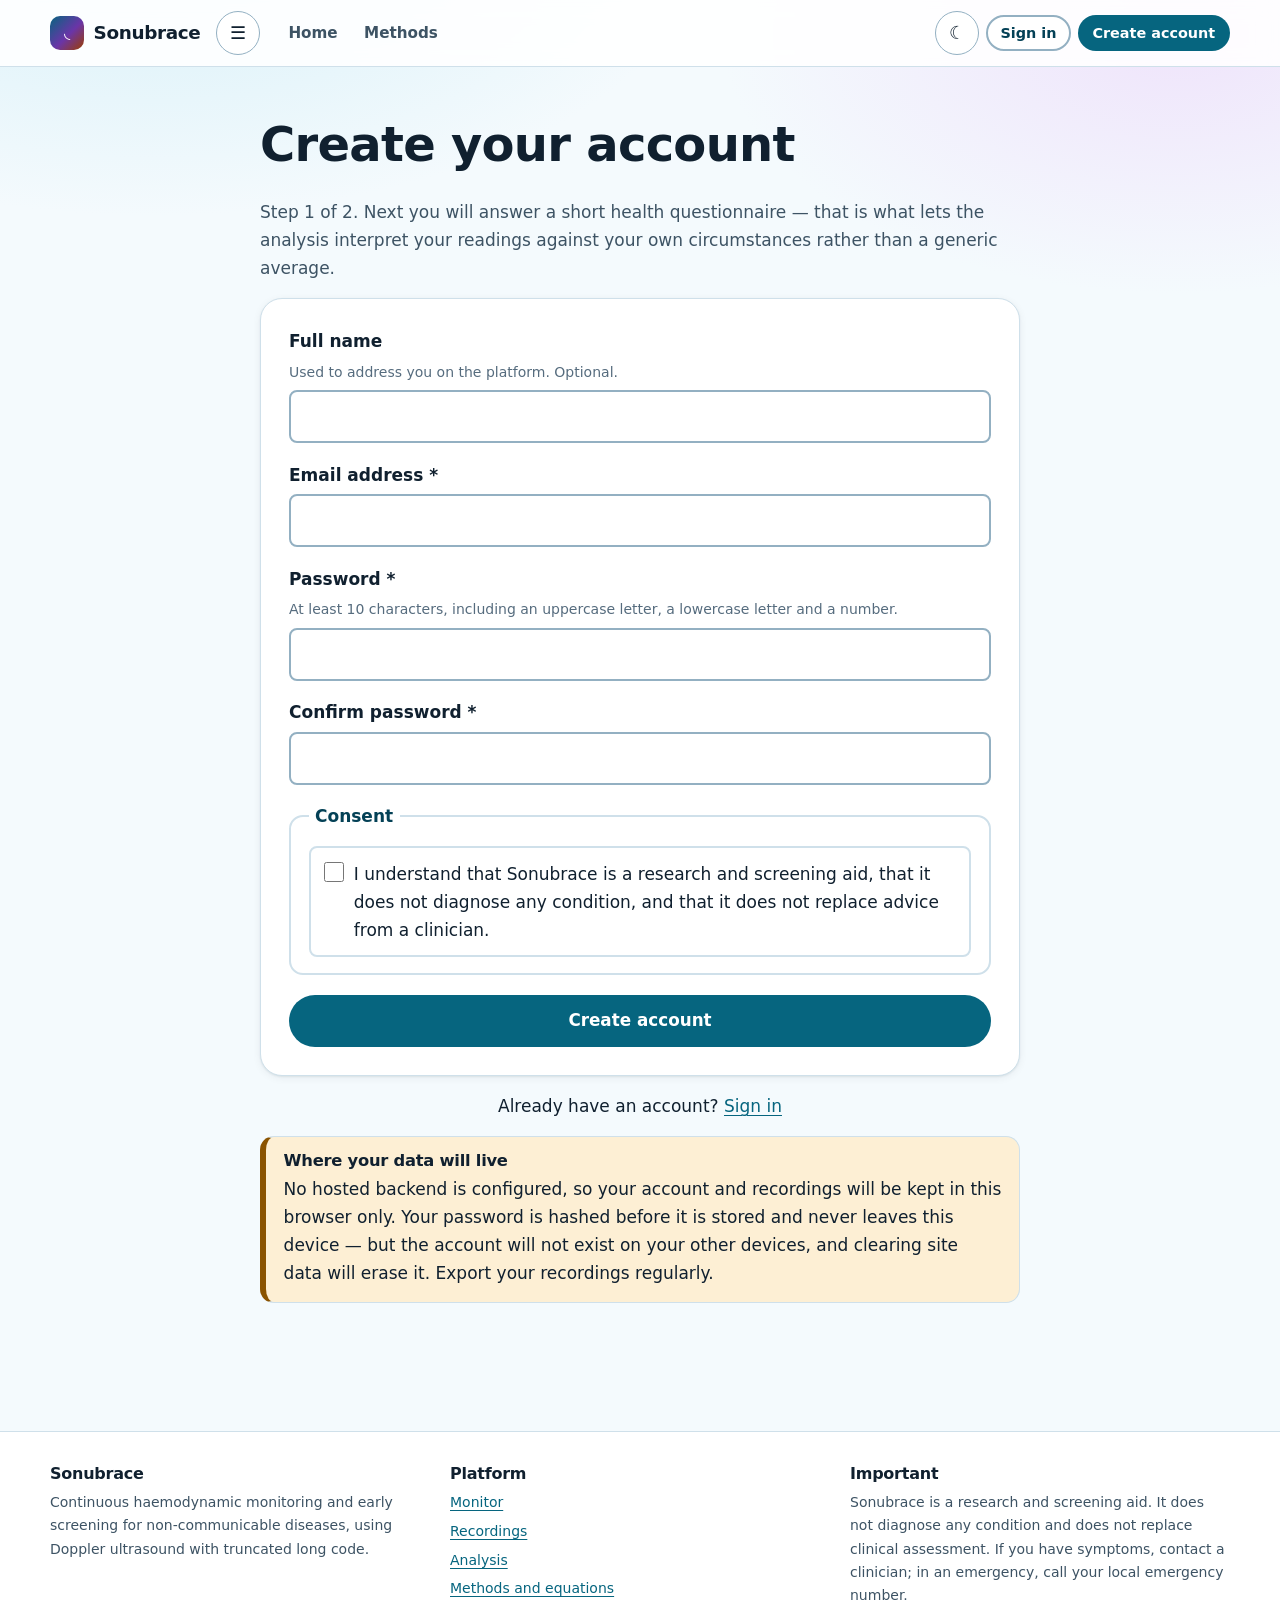
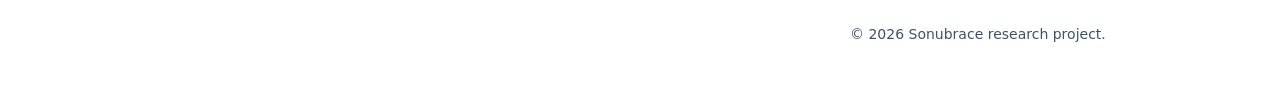
<file: register.html>
<!DOCTYPE html>
<html lang="en">
<head>
<meta charset="utf-8">
<meta name="viewport" content="width=device-width, initial-scale=1">
<title>Create your Sonubrace account</title>
<meta name="description" content="Create a Sonubrace account to record, save and track your Doppler haemodynamic sessions over time.">
<link rel="canonical" href="https://YOUR-USERNAME.github.io/sonubrace/register.html">
<meta name="robots" content="noindex, follow">
<meta name="theme-color" content="#06657f">
<link rel="icon" href="data:image/svg+xml,%3Csvg xmlns='http://www.w3.org/2000/svg' viewBox='0 0 32 32'%3E%3Crect width='32' height='32' rx='8' fill='%2306657f'/%3E%3Cpath d='M6 20c3-8 5 6 8-2s5 6 8-4' stroke='%23fff' stroke-width='2.5' fill='none' stroke-linecap='round'/%3E%3C/svg%3E">
<link rel="stylesheet" href="assets/css/sonubrace.css">
<script>try{var t=localStorage.getItem('sonubrace.theme');if(t)document.documentElement.setAttribute('data-theme',t);}catch(e){}</script>
</head>

<body>
<a class="skip-link" href="#main">Skip to main content</a>
<header class="site-header" data-sonubrace-header></header>

<main id="main">
  <div class="wrap-narrow stack">

    <h1>Create your account</h1>
    <p class="muted">Step 1 of 2. Next you will answer a short health questionnaire — that is what
    lets the analysis interpret your readings against your own circumstances rather than a generic
    average.</p>

    <div class="card">
      <form id="register-form" novalidate>
        <div data-error-summary hidden></div>

        <div class="field">
          <label for="name">Full name</label>
          <span class="hint" id="name-hint">Used to address you on the platform. Optional.</span>
          <input type="text" id="name" name="name" autocomplete="name" aria-describedby="name-hint">
        </div>

        <div class="field">
          <label for="email">Email address <span aria-hidden="true">*</span><span class="visually-hidden">(required)</span></label>
          <input type="email" id="email" name="email" autocomplete="email" required>
        </div>

        <div class="field">
          <label for="password">Password <span aria-hidden="true">*</span><span class="visually-hidden">(required)</span></label>
          <span class="hint" id="password-hint">
            At least 10 characters, including an uppercase letter, a lowercase letter and a number.
          </span>
          <input type="password" id="password" name="password" autocomplete="new-password"
                 required aria-describedby="password-hint">
          <p class="small mt-0" id="password-strength" aria-live="polite"></p>
        </div>

        <div class="field">
          <label for="confirm">Confirm password <span aria-hidden="true">*</span><span class="visually-hidden">(required)</span></label>
          <input type="password" id="confirm" name="confirm" autocomplete="new-password" required>
        </div>

        <fieldset>
          <legend>Consent</legend>
          <label class="check">
            <input type="checkbox" id="consent" name="consent" required>
            <span>I understand that Sonubrace is a research and screening aid, that it does not
            diagnose any condition, and that it does not replace advice from a clinician.</span>
          </label>
        </fieldset>

        <button type="submit" class="btn btn-lg btn-block" id="submit">Create account</button>
      </form>
    </div>

    <p class="center">Already have an account? <a href="login.html">Sign in</a></p>

    <div class="alert" id="storage-mode">
      <div>
        <h3>Where your data will live</h3>
        <p class="mb-0" id="storage-mode-text">Checking…</p>
      </div>
    </div>

  </div>
</main>

<footer class="site-footer" data-sonubrace-footer></footer>

<script src="assets/js/config.js"></script>
<script src="assets/js/db.js"></script>
<script src="assets/js/ui.js"></script>
<script>
(function () {
  'use strict';
  var UI = SonubraceUI, DB = SonubraceDB;

  UI.boot().then(function (user) {
    if (user) location.replace('profile.html');
  });

  /* Tell the user plainly which backend is active before they hand over a
     password — the security properties of the two are genuinely different. */
  var modeText = document.getElementById('storage-mode-text');
  if (DB.isRemote()) {
    modeText.textContent = 'Your account and recordings will be stored in the project\'s hosted ' +
      'database, protected so that only you can read your own rows. You can sign in from any device.';
  } else {
    document.getElementById('storage-mode').className = 'alert alert-warn';
    modeText.textContent = 'No hosted backend is configured, so your account and recordings will be ' +
      'kept in this browser only. Your password is hashed before it is stored and never leaves this ' +
      'device — but the account will not exist on your other devices, and clearing site data will ' +
      'erase it. Export your recordings regularly.';
  }

  /* Live password feedback, announced politely rather than on every keystroke. */
  var pw = document.getElementById('password');
  var strength = document.getElementById('password-strength');
  pw.addEventListener('input', function () {
    var problem = DB.passwordProblem(pw.value);
    if (!pw.value) { strength.textContent = ''; return; }
    strength.textContent = problem ? 'Not yet: ' + problem : 'Password meets the requirements.';
    strength.style.color = problem ? 'var(--warn)' : 'var(--ok)';
  });

  var form = document.getElementById('register-form');
  var submit = document.getElementById('submit');

  form.addEventListener('submit', function (e) {
    e.preventDefault();
    UI.clearFieldErrors(form);

    var name = document.getElementById('name').value.trim();
    var email = document.getElementById('email').value.trim();
    var password = pw.value;
    var confirm = document.getElementById('confirm').value;
    var consent = document.getElementById('consent').checked;

    var errors = [];
    if (!DB.validEmail(email)) {
      errors.push({ id: 'email', message: 'Enter a valid email address.' });
      UI.setFieldError(document.getElementById('email'), 'Enter a valid email address.');
    }
    var problem = DB.passwordProblem(password);
    if (problem) {
      errors.push({ id: 'password', message: problem });
      UI.setFieldError(pw, problem);
    }
    if (password !== confirm) {
      errors.push({ id: 'confirm', message: 'The two passwords do not match.' });
      UI.setFieldError(document.getElementById('confirm'), 'The two passwords do not match.');
    }
    if (!consent) {
      errors.push({ id: 'consent', message: 'Please confirm you understand what Sonubrace is.' });
    }
    if (errors.length) { UI.showFormErrors(form, errors); return; }

    submit.disabled = true;
    submit.textContent = 'Creating account…';

    DB.signUp(email, password, name)
      .then(function (res) {
        if (res.needsConfirmation) {
          UI.toast('Check your email to confirm the account, then sign in.', 'ok', 9000);
          setTimeout(function () { location.href = 'login.html'; }, 2500);
        } else {
          UI.toast('Account created. Now tell us a little about your health.', 'ok');
          setTimeout(function () { location.href = 'profile.html'; }, 700);
        }
      })
      .catch(function (err) {
        UI.showFormErrors(form, [{ id: 'email', message: err.message }]);
        submit.disabled = false;
        submit.textContent = 'Create account';
      });
  });
})();
</script>
</body>
</html>
</file>
<file: assets/css/sonubrace.css>
/* ============================================================================
   Sonubrace Design System
   Bright, colourful, high-contrast. All text/background pairs below are
   checked against WCAG 2.1 AA (4.5:1 body text, 3:1 large text & UI borders).
   ========================================================================== */

/* ---------- 1. Tokens ---------------------------------------------------- */
:root {
  /* Neutrals */
  --ink:            #10202f;   /* 15.9:1 on --surface  */
  --ink-2:          #3d5364;   /* 7.5:1  on --surface  */
  --ink-3:          #566c7e;   /* 4.9:1  on --surface  */
  --line:           #cfe0ea;
  --line-strong:    #93b0c2;
  --bg:             #f4fafd;
  --surface:        #ffffff;
  --surface-2:      #eaf5fa;
  --surface-3:      #dcecf5;

  /* Brand + parameter colours (each text-safe on --surface) */
  --brand:          #06657f;   /* 6.1:1  teal-blue, primary            */
  --brand-deep:     #044156;
  --brand-soft:     #d6f0f8;

  --velocity:       #0c6b47;   /* 6.2:1  green  - parameter 1          */
  --velocity-soft:  #d6f4e7;
  --direction:      #9c3d00;   /* 6.0:1  bronze - parameter 2 (flowchart hue) */
  --direction-soft: #fdeadb;
  --pattern:        #6a35a8;   /* 6.5:1  violet - parameter 3          */
  --pattern-soft:   #efe4fb;

  --support:        #a02440;   /* 6.7:1  crimson - RI/PI/PSV/EDV       */
  --support-soft:   #fde3e9;
  --imu:            #0a5fa5;   /* 6.4:1  blue   - IMU                  */
  --imu-soft:       #dceafa;

  /* Semantic status */
  --ok:             #0c6b47;
  --ok-soft:        #d6f4e7;
  --warn:           #8a5300;   /* 5.3:1 amber-brown for text           */
  --warn-soft:      #fdefd4;
  --risk:           #a02440;
  --risk-soft:      #fde3e9;
  --info:           #06657f;
  --info-soft:      #d6f0f8;

  /* Spectrogram ramp (perceptually ordered, colour-blind tolerant) */
  --spec-0: #071a2c; --spec-1: #123f6b; --spec-2: #0f7291;
  --spec-3: #b8a200; --spec-4: #e05a00; --spec-5: #ffd9a0;

  /* Geometry / motion */
  --r-sm: 8px; --r: 14px; --r-lg: 22px; --r-pill: 999px;
  --pad: clamp(1rem, 2.5vw, 1.75rem);
  --shadow-1: 0 1px 2px rgba(16,32,47,.08), 0 2px 8px rgba(16,32,47,.06);
  --shadow-2: 0 4px 12px rgba(16,32,47,.10), 0 12px 32px rgba(16,32,47,.10);
  --ring: 0 0 0 3px #ffffff, 0 0 0 6px var(--brand);
  --speed: 180ms;

  --font: "Segoe UI", system-ui, -apple-system, "Helvetica Neue", Arial, sans-serif;
  --mono: "Cascadia Mono", ui-monospace, Consolas, "SFMono-Regular", monospace;

  color-scheme: light;
}

/* Dark theme — kept bright and saturated, never muddy. */
:root[data-theme="dark"] {
  --ink:            #edf6fb;
  --ink-2:          #b6cbd9;
  --ink-3:          #94adbe;
  --line:           #2b4256;
  --line-strong:    #4d6d86;
  --bg:             #08151f;
  --surface:        #0f2231;
  --surface-2:      #163044;
  --surface-3:      #1e3d55;

  --brand:          #5fd0ee;   /* 8.4:1 on --surface */
  --brand-deep:     #a6e7fa;
  --brand-soft:     #10394b;

  --velocity:       #55e0a5;  --velocity-soft:  #0c3b2b;
  --direction:      #ffb072;  --direction-soft: #45250f;
  --pattern:        #c39bf5;  --pattern-soft:   #2f1f4b;
  --support:        #ff93ac;  --support-soft:   #451420;
  --imu:            #7fbdf7;  --imu-soft:       #12324f;

  --ok: #55e0a5;   --ok-soft:   #0c3b2b;
  --warn: #ffc861;  --warn-soft: #3f2f08;
  --risk: #ff93ac;  --risk-soft: #451420;
  --info: #5fd0ee;  --info-soft: #10394b;

  --shadow-1: 0 1px 2px rgba(0,0,0,.4), 0 2px 8px rgba(0,0,0,.3);
  --shadow-2: 0 6px 18px rgba(0,0,0,.45);
  --ring: 0 0 0 3px var(--surface), 0 0 0 6px var(--brand);

  color-scheme: dark;
}

/* ---------- 2. Reset / base --------------------------------------------- */
*, *::before, *::after { box-sizing: border-box; }
html { -webkit-text-size-adjust: 100%; scroll-behavior: smooth; }
@media (prefers-reduced-motion: reduce) {
  html { scroll-behavior: auto; }
  *, *::before, *::after {
    animation-duration: .001ms !important; animation-iteration-count: 1 !important;
    transition-duration: .001ms !important;
  }
}
body {
  margin: 0;
  font-family: var(--font);
  font-size: clamp(1rem, .96rem + .2vw, 1.0625rem);
  line-height: 1.65;
  color: var(--ink);
  background: var(--bg);
  background-image:
    radial-gradient(58rem 30rem at 12% -8%, var(--brand-soft) 0%, transparent 60%),
    radial-gradient(46rem 26rem at 92% 4%, var(--pattern-soft) 0%, transparent 62%);
  background-attachment: fixed;
  -webkit-font-smoothing: antialiased;
}

h1, h2, h3, h4 { line-height: 1.22; margin: 0 0 .5em; font-weight: 750; letter-spacing: -.015em; }
h1 { font-size: clamp(1.85rem, 1.3rem + 2.4vw, 3rem); }
h2 { font-size: clamp(1.4rem, 1.1rem + 1.3vw, 2rem); }
h3 { font-size: clamp(1.15rem, 1rem + .6vw, 1.4rem); }
p  { margin: 0 0 1rem; max-width: 72ch; }
a  { color: var(--brand); text-underline-offset: .18em; text-decoration-thickness: .08em; }
a:hover { color: var(--brand-deep); }
img, canvas, svg { max-width: 100%; }
code, kbd, samp, pre { font-family: var(--mono); font-size: .92em; }
code { background: var(--surface-2); padding: .12em .4em; border-radius: 6px; }
pre {
  background: var(--surface-2); border: 1px solid var(--line);
  border-radius: var(--r); padding: 1rem; overflow-x: auto;
}
hr { border: 0; border-top: 1px solid var(--line); margin: 2rem 0; }

/* Focus — visible on every interactive element, both themes. */
:where(a, button, input, select, textarea, summary, [tabindex]):focus-visible {
  outline: none; box-shadow: var(--ring); border-radius: var(--r-sm);
}

/* The [hidden] attribute must win over any component's own display value.
   Without this, `.btn { display: inline-flex }` beats the UA stylesheet's
   `[hidden] { display: none }` on specificity, and a hidden button stays
   visible — which is how the Connect and Disconnect buttons ended up on
   screen at the same time. */
[hidden] { display: none !important; }

/* ---------- 3. Accessibility helpers ------------------------------------ */
.visually-hidden {
  position: absolute !important; width: 1px; height: 1px; padding: 0; margin: -1px;
  overflow: hidden; clip: rect(0 0 0 0); clip-path: inset(50%); white-space: nowrap; border: 0;
}
.skip-link {
  position: absolute; left: 50%; top: 0; transform: translate(-50%, -140%);
  z-index: 999; background: var(--brand); color: #fff; font-weight: 700;
  padding: .7rem 1.2rem; border-radius: 0 0 var(--r) var(--r); transition: transform var(--speed);
}
.skip-link:focus { transform: translate(-50%, 0); color: #fff; }
:root[data-theme="dark"] .skip-link { color: #062430; }

@media (forced-colors: active) {
  .card, .panel, .btn, .field input, .field select, .field textarea { border: 1px solid CanvasText; }
  .btn { forced-color-adjust: none; }
}

/* ---------- 4. Layout ---------------------------------------------------- */
.wrap { width: min(1180px, 100% - 2.5rem); margin-inline: auto; }
.wrap-narrow { width: min(760px, 100% - 2.5rem); margin-inline: auto; }
main { padding-block: clamp(1.5rem, 4vw, 3rem) 4rem; }
.stack > * + * { margin-top: 1rem; }
.grid { display: grid; gap: 1.25rem; }
.grid-2 { grid-template-columns: repeat(auto-fit, minmax(min(100%, 320px), 1fr)); }
.grid-3 { grid-template-columns: repeat(auto-fit, minmax(min(100%, 260px), 1fr)); }
.grid-4 { grid-template-columns: repeat(auto-fit, minmax(min(100%, 200px), 1fr)); }
.row { display: flex; flex-wrap: wrap; gap: .75rem; align-items: center; }
.row-between { justify-content: space-between; }
.push { margin-left: auto; }

/* ---------- 5. Header / nav ---------------------------------------------- */
.site-header {
  position: sticky; top: 0; z-index: 50;
  background: color-mix(in srgb, var(--surface) 88%, transparent);
  backdrop-filter: blur(10px);
  border-bottom: 1px solid var(--line);
}
.site-header .bar { display: flex; align-items: center; gap: 1rem; padding: .7rem 0; }
.brand { display: inline-flex; align-items: center; gap: .6rem; font-weight: 800; font-size: 1.15rem;
         color: var(--ink); text-decoration: none; letter-spacing: -.02em; }
.brand:hover { color: var(--ink); }
.brand-mark {
  width: 34px; height: 34px; border-radius: 10px; flex: 0 0 auto;
  background: linear-gradient(135deg, var(--brand) 0%, var(--pattern) 55%, var(--direction) 100%);
  display: grid; place-items: center; color: #fff; font-size: 1rem;
}
.nav { display: flex; gap: .15rem; align-items: center; flex-wrap: wrap; }
.nav a {
  color: var(--ink-2); text-decoration: none; font-weight: 650; font-size: .95rem;
  padding: .5rem .75rem; border-radius: var(--r-pill); transition: background var(--speed), color var(--speed);
}
.nav a:hover { background: var(--surface-2); color: var(--ink); }
.nav a[aria-current="page"] { background: var(--brand-soft); color: var(--brand-deep); }
:root[data-theme="dark"] .nav a[aria-current="page"] { color: var(--brand-deep); }

.nav-toggle { display: none; }
@media (max-width: 860px) {
  .nav-toggle { display: inline-flex; }
  .nav {
    display: none; position: absolute; inset: 100% .5rem auto .5rem;
    flex-direction: column; align-items: stretch; gap: .2rem;
    background: var(--surface); border: 1px solid var(--line);
    border-radius: var(--r); box-shadow: var(--shadow-2); padding: .5rem;
  }
  .nav.open { display: flex; }
  .nav a { padding: .7rem .85rem; }
}

/* ---------- 6. Cards, panels, sections ----------------------------------- */
.card, .panel {
  background: var(--surface); border: 1px solid var(--line);
  border-radius: var(--r-lg); padding: var(--pad); box-shadow: var(--shadow-1);
}
.card-accent { border-top: 5px solid var(--brand); }
.card h2, .card h3, .panel h2, .panel h3 { margin-top: 0; }
.panel-head { display: flex; align-items: baseline; gap: .75rem; flex-wrap: wrap; margin-bottom: .9rem; }
.panel-head h2, .panel-head h3 { margin-bottom: 0; }

.hero {
  border-radius: var(--r-lg); padding: clamp(1.5rem, 4vw, 3.25rem);
  background: linear-gradient(135deg, var(--brand-deep) 0%, var(--brand) 42%, var(--pattern) 100%);
  color: #fff; box-shadow: var(--shadow-2);
}
.hero h1, .hero h2 { color: #fff; }
.hero p { color: #eaf7fd; }
.hero a:not(.btn) { color: #fff; }

/* ---------- 7. Buttons ---------------------------------------------------- */
.btn {
  display: inline-flex; align-items: center; justify-content: center; gap: .5rem;
  font: inherit; font-weight: 700; line-height: 1.15;
  padding: .7rem 1.15rem; min-height: 44px;
  border-radius: var(--r-pill); border: 2px solid transparent;
  background: var(--brand); color: #fff; cursor: pointer; text-decoration: none;
  transition: transform var(--speed), background var(--speed), box-shadow var(--speed);
}
.btn:hover { background: var(--brand-deep); color: #fff; transform: translateY(-1px); box-shadow: var(--shadow-1); }
.btn:active { transform: translateY(0); }
.btn[disabled], .btn[aria-disabled="true"] { opacity: .55; cursor: not-allowed; transform: none; }
:root[data-theme="dark"] .btn { color: #062430; }
:root[data-theme="dark"] .btn:hover { color: #062430; }

.btn-secondary { background: var(--surface); color: var(--brand-deep); border-color: var(--line-strong); }
.btn-secondary:hover { background: var(--surface-2); color: var(--brand-deep); }
:root[data-theme="dark"] .btn-secondary { color: var(--brand); }
:root[data-theme="dark"] .btn-secondary:hover { color: var(--brand-deep); }

.btn-ghost { background: transparent; color: var(--brand); border-color: transparent; }
.btn-ghost:hover { background: var(--surface-2); color: var(--brand-deep); }

.btn-danger { background: var(--support); }
.btn-danger:hover { background: #7d1a30; color: #fff; }

.btn-sm { padding: .4rem .8rem; min-height: 36px; font-size: .9rem; }
.btn-lg { padding: .9rem 1.6rem; min-height: 52px; font-size: 1.05rem; }
.btn-block { width: 100%; }

.icon-btn {
  width: 44px; height: 44px; padding: 0; border-radius: var(--r-pill);
  background: var(--surface); border: 1px solid var(--line-strong); color: var(--ink);
  display: inline-grid; place-items: center; cursor: pointer; font-size: 1.1rem;
}
.icon-btn:hover { background: var(--surface-2); }

/* ---------- 8. Forms ------------------------------------------------------ */
.field { display: block; margin-bottom: 1.1rem; }
.field > label, .field-label { display: block; font-weight: 700; margin-bottom: .35rem; color: var(--ink); }
.field .hint { display: block; font-size: .875rem; color: var(--ink-3); margin-bottom: .4rem; }
.field input, .field select, .field textarea, .input {
  width: 100%; font: inherit; color: var(--ink); background: var(--surface);
  border: 2px solid var(--line-strong); border-radius: var(--r-sm);
  padding: .65rem .8rem; min-height: 46px;
  transition: border-color var(--speed), box-shadow var(--speed);
}
.field input:hover, .field select:hover, .field textarea:hover { border-color: var(--brand); }
.field input[aria-invalid="true"], .field select[aria-invalid="true"], .field textarea[aria-invalid="true"] {
  border-color: var(--risk); background: var(--risk-soft);
}
.field textarea { min-height: 120px; resize: vertical; }
.field .error { display: block; color: var(--risk); font-weight: 650; font-size: .9rem; margin-top: .35rem; }
.field .error:empty { display: none; }

fieldset { border: 2px solid var(--line); border-radius: var(--r); padding: 1rem 1.1rem; margin: 0 0 1.25rem; }
legend { font-weight: 750; padding-inline: .4rem; color: var(--brand-deep); }
:root[data-theme="dark"] legend { color: var(--brand); }

.check-grid { display: grid; gap: .55rem; grid-template-columns: repeat(auto-fit, minmax(min(100%, 230px), 1fr)); }
.check {
  display: flex; align-items: flex-start; gap: .6rem; padding: .7rem .85rem;
  border: 2px solid var(--line); border-radius: var(--r-sm); background: var(--surface);
  cursor: pointer; transition: border-color var(--speed), background var(--speed);
  min-height: 46px;
}
.check:hover { border-color: var(--brand); background: var(--surface-2); }
.check input { width: 20px; height: 20px; margin: .15rem 0 0; accent-color: var(--brand); flex: 0 0 auto; }
.check:has(input:checked) { border-color: var(--brand); background: var(--brand-soft); }
.check:has(input:focus-visible) { box-shadow: var(--ring); }

input[type="range"] { accent-color: var(--brand); height: 44px; }

/* ---------- 9. Badges, pills, meters -------------------------------------- */
.badge {
  display: inline-flex; align-items: center; gap: .35rem;
  font-size: .8rem; font-weight: 750; letter-spacing: .01em;
  padding: .22rem .6rem; border-radius: var(--r-pill);
  background: var(--surface-2); color: var(--ink-2); border: 1px solid var(--line);
}
.badge-ok   { background: var(--ok-soft);   color: var(--ok);   border-color: currentColor; }
.badge-warn { background: var(--warn-soft); color: var(--warn); border-color: currentColor; }
.badge-risk { background: var(--risk-soft); color: var(--risk); border-color: currentColor; }
.badge-info { background: var(--info-soft); color: var(--info); border-color: currentColor; }

.dot { width: .6rem; height: .6rem; border-radius: 50%; background: currentColor; flex: 0 0 auto; }

/* Metric tiles for the three main parameters + supporting indices */
.metric {
  background: var(--surface); border: 1px solid var(--line); border-left: 6px solid var(--brand);
  border-radius: var(--r); padding: 1rem 1.1rem; box-shadow: var(--shadow-1);
}
.metric .metric-label { font-size: .82rem; font-weight: 750; text-transform: uppercase;
                        letter-spacing: .06em; color: var(--ink-3); margin: 0 0 .25rem; }
.metric .metric-value { font-size: clamp(1.5rem, 1.2rem + 1.1vw, 2.1rem); font-weight: 800;
                        line-height: 1.1; letter-spacing: -.02em; margin: 0; font-variant-numeric: tabular-nums; }
.metric .metric-unit { font-size: .6em; font-weight: 700; color: var(--ink-3); margin-left: .2em; }
.metric .metric-note { font-size: .85rem; color: var(--ink-2); margin: .35rem 0 0; }
.metric-velocity  { border-left-color: var(--velocity);  } .metric-velocity  .metric-value { color: var(--velocity); }
.metric-direction { border-left-color: var(--direction); } .metric-direction .metric-value { color: var(--direction); }
.metric-pattern   { border-left-color: var(--pattern);   } .metric-pattern   .metric-value { color: var(--pattern); }
.metric-support   { border-left-color: var(--support);   } .metric-support   .metric-value { color: var(--support); }
.metric-imu       { border-left-color: var(--imu);       } .metric-imu       .metric-value { color: var(--imu); }

.meter { height: 10px; background: var(--surface-3); border-radius: var(--r-pill); overflow: hidden; margin-top: .55rem; }
.meter > span { display: block; height: 100%; background: var(--brand); border-radius: inherit;
                transition: width var(--speed) ease-out; }

/* ---------- 10. Tables ---------------------------------------------------- */
.table-scroll { overflow-x: auto; border: 1px solid var(--line); border-radius: var(--r); background: var(--surface); }
table { border-collapse: collapse; width: 100%; min-width: 520px; }
caption { text-align: left; padding: .75rem 1rem; font-weight: 700; color: var(--ink-2); }
th, td { text-align: left; padding: .7rem 1rem; border-bottom: 1px solid var(--line); }
thead th { background: var(--surface-2); font-size: .85rem; text-transform: uppercase;
           letter-spacing: .05em; color: var(--ink-2); position: sticky; top: 0; }
tbody tr:last-child td { border-bottom: 0; }
tbody tr:hover { background: var(--surface-2); }
td.num, th.num { text-align: right; font-variant-numeric: tabular-nums; }

/* ---------- 11. Canvas surfaces (spectrogram, IMU, envelope) -------------- */
.viz {
  position: relative; background: var(--surface-2);
  border: 1px solid var(--line); border-radius: var(--r); overflow: hidden;
}
.viz canvas { display: block; width: 100%; height: auto; }
.viz-caption { font-size: .875rem; color: var(--ink-2); margin: .5rem 0 0; }
.legend { display: flex; flex-wrap: wrap; gap: .5rem 1rem; font-size: .85rem; color: var(--ink-2); margin-top: .6rem; }
.legend span { display: inline-flex; align-items: center; gap: .35rem; }
.legend i { width: 14px; height: 14px; border-radius: 4px; display: inline-block; border: 1px solid var(--line-strong); }
.ramp { height: 12px; border-radius: var(--r-pill); border: 1px solid var(--line-strong);
        background: linear-gradient(90deg, var(--spec-0), var(--spec-1), var(--spec-2), var(--spec-3), var(--spec-4), var(--spec-5)); }

/* ---------- 12. Alerts / callouts ----------------------------------------- */
.alert {
  display: flex; gap: .75rem; align-items: flex-start;
  border: 1px solid var(--line); border-left: 6px solid var(--info);
  background: var(--info-soft); color: var(--ink);
  border-radius: var(--r); padding: .9rem 1.1rem; margin: 0 0 1rem;
}
.alert h3 { margin: 0 0 .25rem; font-size: 1.02rem; }
.alert p:last-child { margin-bottom: 0; }
.alert-ok   { border-left-color: var(--ok);   background: var(--ok-soft); }
.alert-warn { border-left-color: var(--warn); background: var(--warn-soft); }
.alert-risk { border-left-color: var(--risk); background: var(--risk-soft); }

/* ---------- 13. Toasts / live region -------------------------------------- */
.toast-region { position: fixed; right: 1rem; bottom: 1rem; z-index: 200; display: grid; gap: .5rem; max-width: min(380px, 92vw); }
.toast {
  background: var(--surface); border: 1px solid var(--line-strong); border-left: 6px solid var(--brand);
  border-radius: var(--r); padding: .8rem 1rem; box-shadow: var(--shadow-2); font-weight: 600;
}
.toast-ok { border-left-color: var(--ok); } .toast-risk { border-left-color: var(--risk); }
.toast-warn { border-left-color: var(--warn); }

/* ---------- 14. Chat (AI analyst) ----------------------------------------- */
.chat-log { display: grid; gap: .75rem; max-height: 460px; overflow-y: auto; padding: .25rem; }
.msg { border-radius: var(--r); padding: .8rem 1rem; max-width: 90%; }
.msg-user { justify-self: end; background: var(--brand); color: #fff; }
:root[data-theme="dark"] .msg-user { color: #062430; }
.msg-ai { justify-self: start; background: var(--surface-2); border: 1px solid var(--line); }
.msg h4 { margin: 0 0 .3rem; font-size: .95rem; }
.msg p:last-child { margin-bottom: 0; }
.msg ul { margin: .4rem 0 0; padding-left: 1.1rem; }
.chat-form { display: flex; gap: .5rem; margin-top: .9rem; align-items: flex-end; }
.chat-form textarea { min-height: 52px; }
.suggestions { display: flex; flex-wrap: wrap; gap: .5rem; margin-top: .75rem; }
.suggestions button {
  font: inherit; font-size: .88rem; font-weight: 650; cursor: pointer;
  background: var(--surface); border: 1px dashed var(--line-strong); color: var(--brand-deep);
  border-radius: var(--r-pill); padding: .4rem .85rem; min-height: 36px;
}
.suggestions button:hover { background: var(--brand-soft); }
:root[data-theme="dark"] .suggestions button { color: var(--brand); }

/* ---------- 15. Steps / process ------------------------------------------- */
.steps { list-style: none; counter-reset: s; padding: 0; margin: 0; display: grid; gap: .9rem; }
.steps li {
  counter-increment: s; position: relative; padding: .9rem 1rem .9rem 3.4rem;
  background: var(--surface); border: 1px solid var(--line); border-radius: var(--r);
}
.steps li::before {
  content: counter(s); position: absolute; left: 1rem; top: .95rem;
  width: 1.75rem; height: 1.75rem; border-radius: 50%; display: grid; place-items: center;
  background: var(--brand); color: #fff; font-weight: 800; font-size: .95rem;
}
:root[data-theme="dark"] .steps li::before { color: #062430; }

/* ---------- 16. Footer ---------------------------------------------------- */
.site-footer {
  border-top: 1px solid var(--line); background: var(--surface);
  padding: 2rem 0; margin-top: 3rem; color: var(--ink-2); font-size: .93rem;
}
.site-footer h2 { font-size: 1rem; color: var(--ink); }
.site-footer ul { list-style: none; padding: 0; margin: 0; display: grid; gap: .35rem; }

/* ---------- 17. Utilities -------------------------------------------------- */
.muted { color: var(--ink-2); }
.small { font-size: .875rem; }
.center { text-align: center; }
.mono { font-family: var(--mono); font-variant-numeric: tabular-nums; }
.mt-0 { margin-top: 0; } .mb-0 { margin-bottom: 0; }
.mt-2 { margin-top: 1.5rem; } .mt-3 { margin-top: 2.25rem; }
.tag-list { display: flex; flex-wrap: wrap; gap: .4rem; padding: 0; margin: 0; list-style: none; }
.eyebrow { text-transform: uppercase; letter-spacing: .1em; font-size: .8rem; font-weight: 800; color: var(--brand); }
.hero .eyebrow { color: #b9ecfb; }
details.disclose { border: 1px solid var(--line); border-radius: var(--r); background: var(--surface); padding: .25rem .9rem; }
details.disclose summary { cursor: pointer; font-weight: 700; padding: .7rem .2rem; min-height: 44px; display: flex; align-items: center; }
details.disclose[open] summary { border-bottom: 1px solid var(--line); margin-bottom: .6rem; }

@media print {
  .site-header, .site-footer, .btn, .toast-region, .suggestions { display: none !important; }
  body { background: #fff; }
  .card, .panel { box-shadow: none; border-color: #999; break-inside: avoid; }
}
</file>
